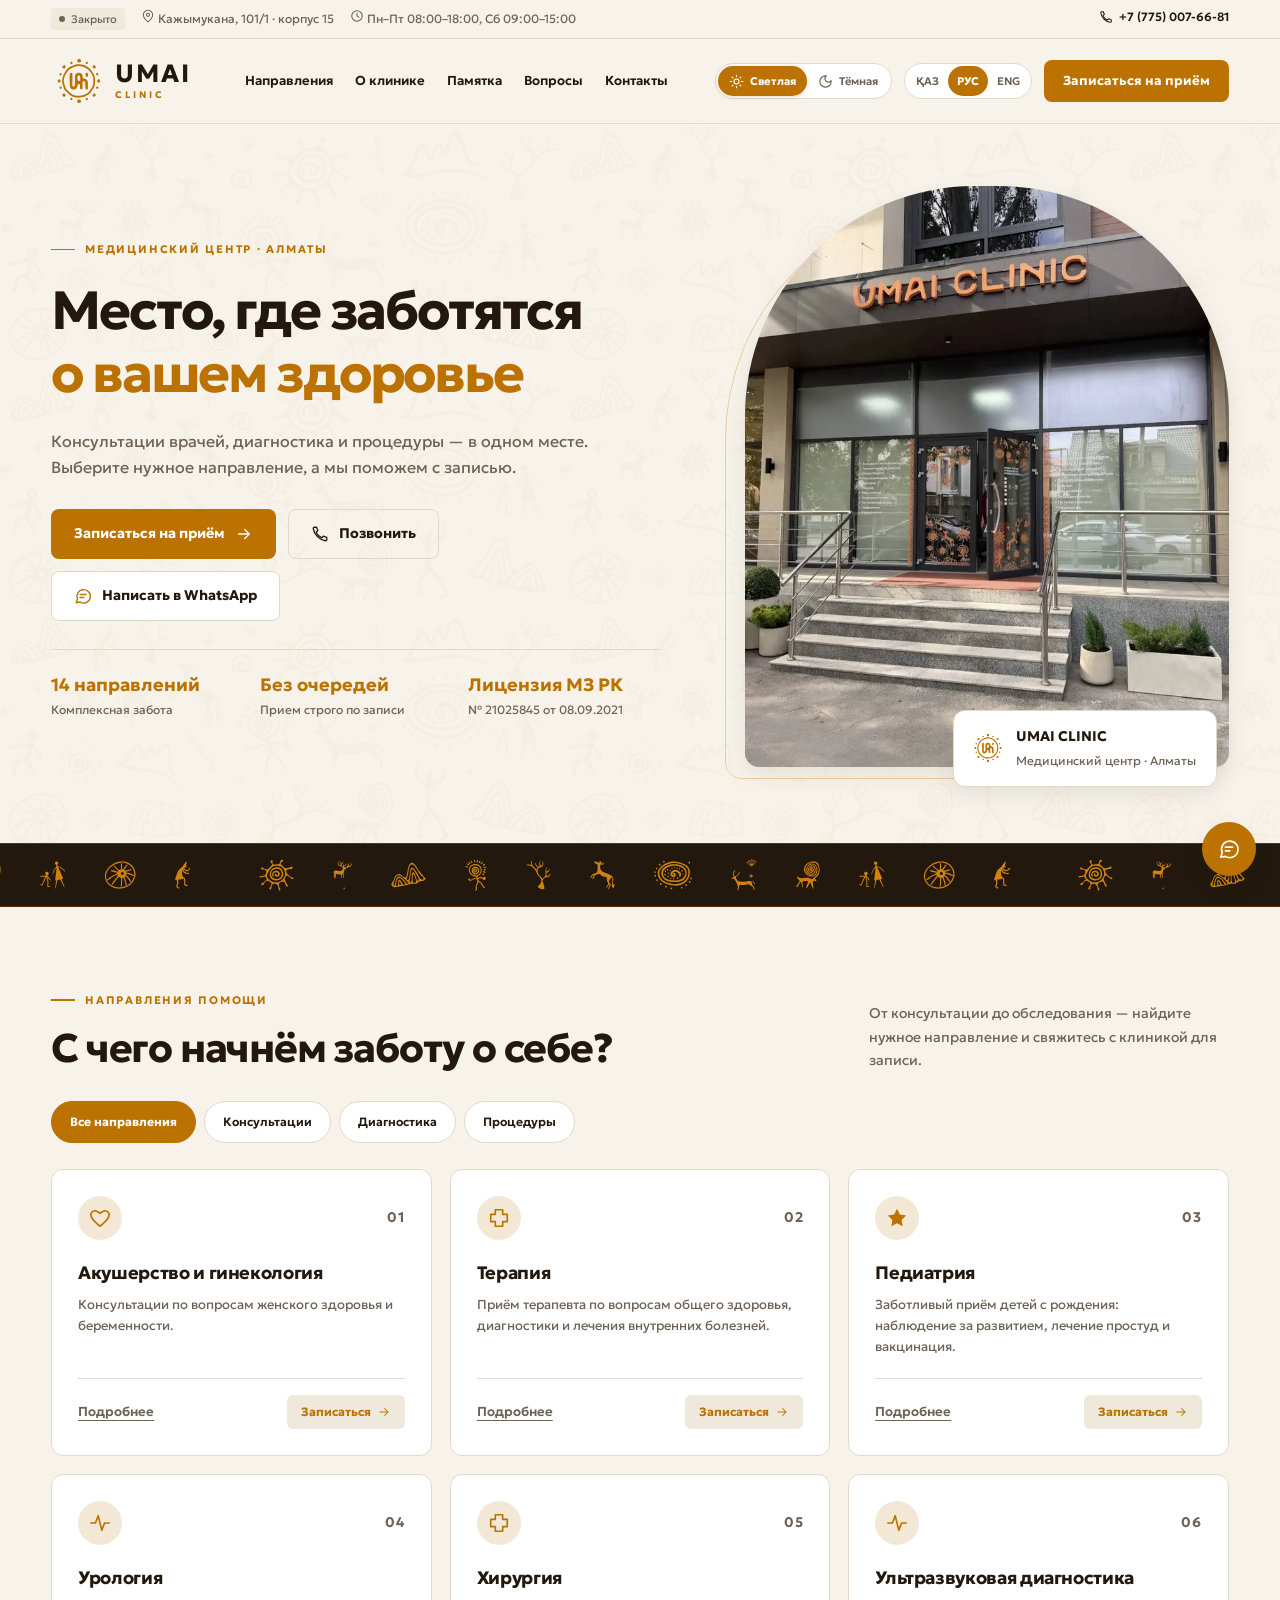
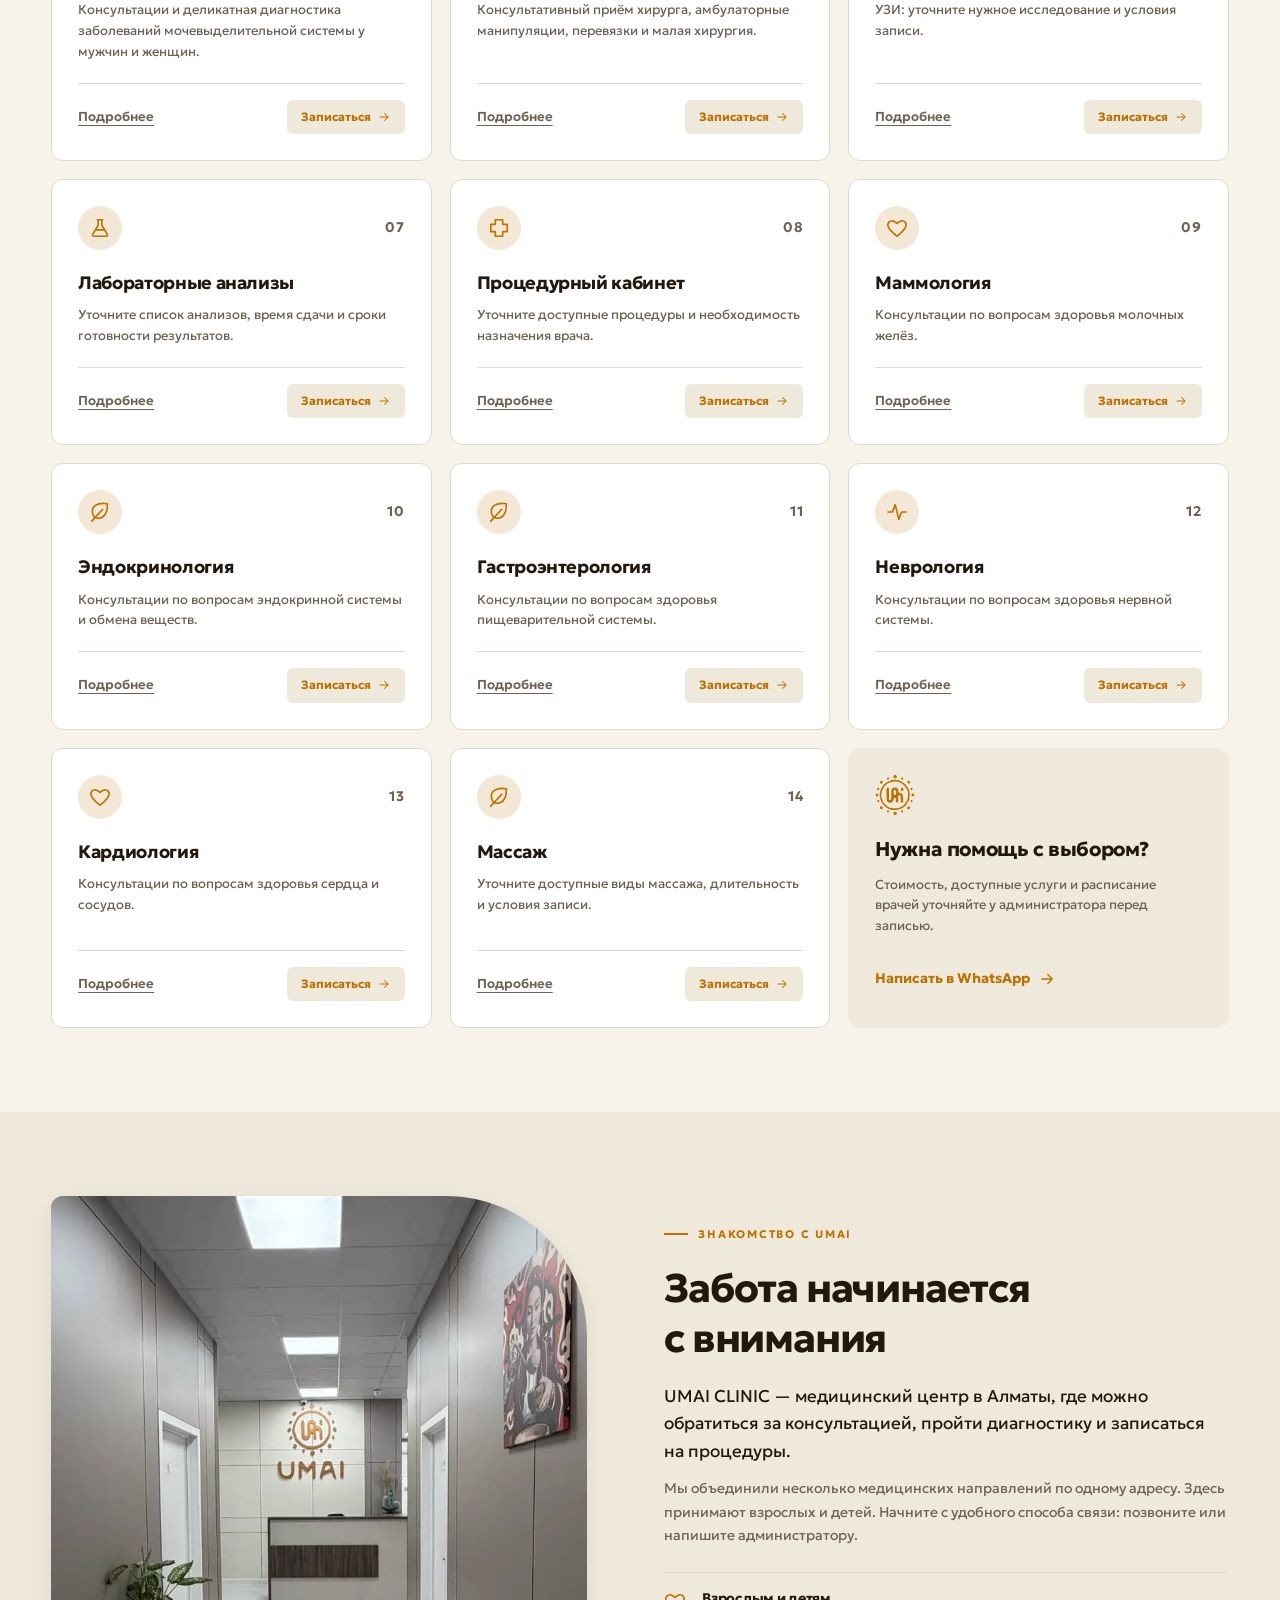
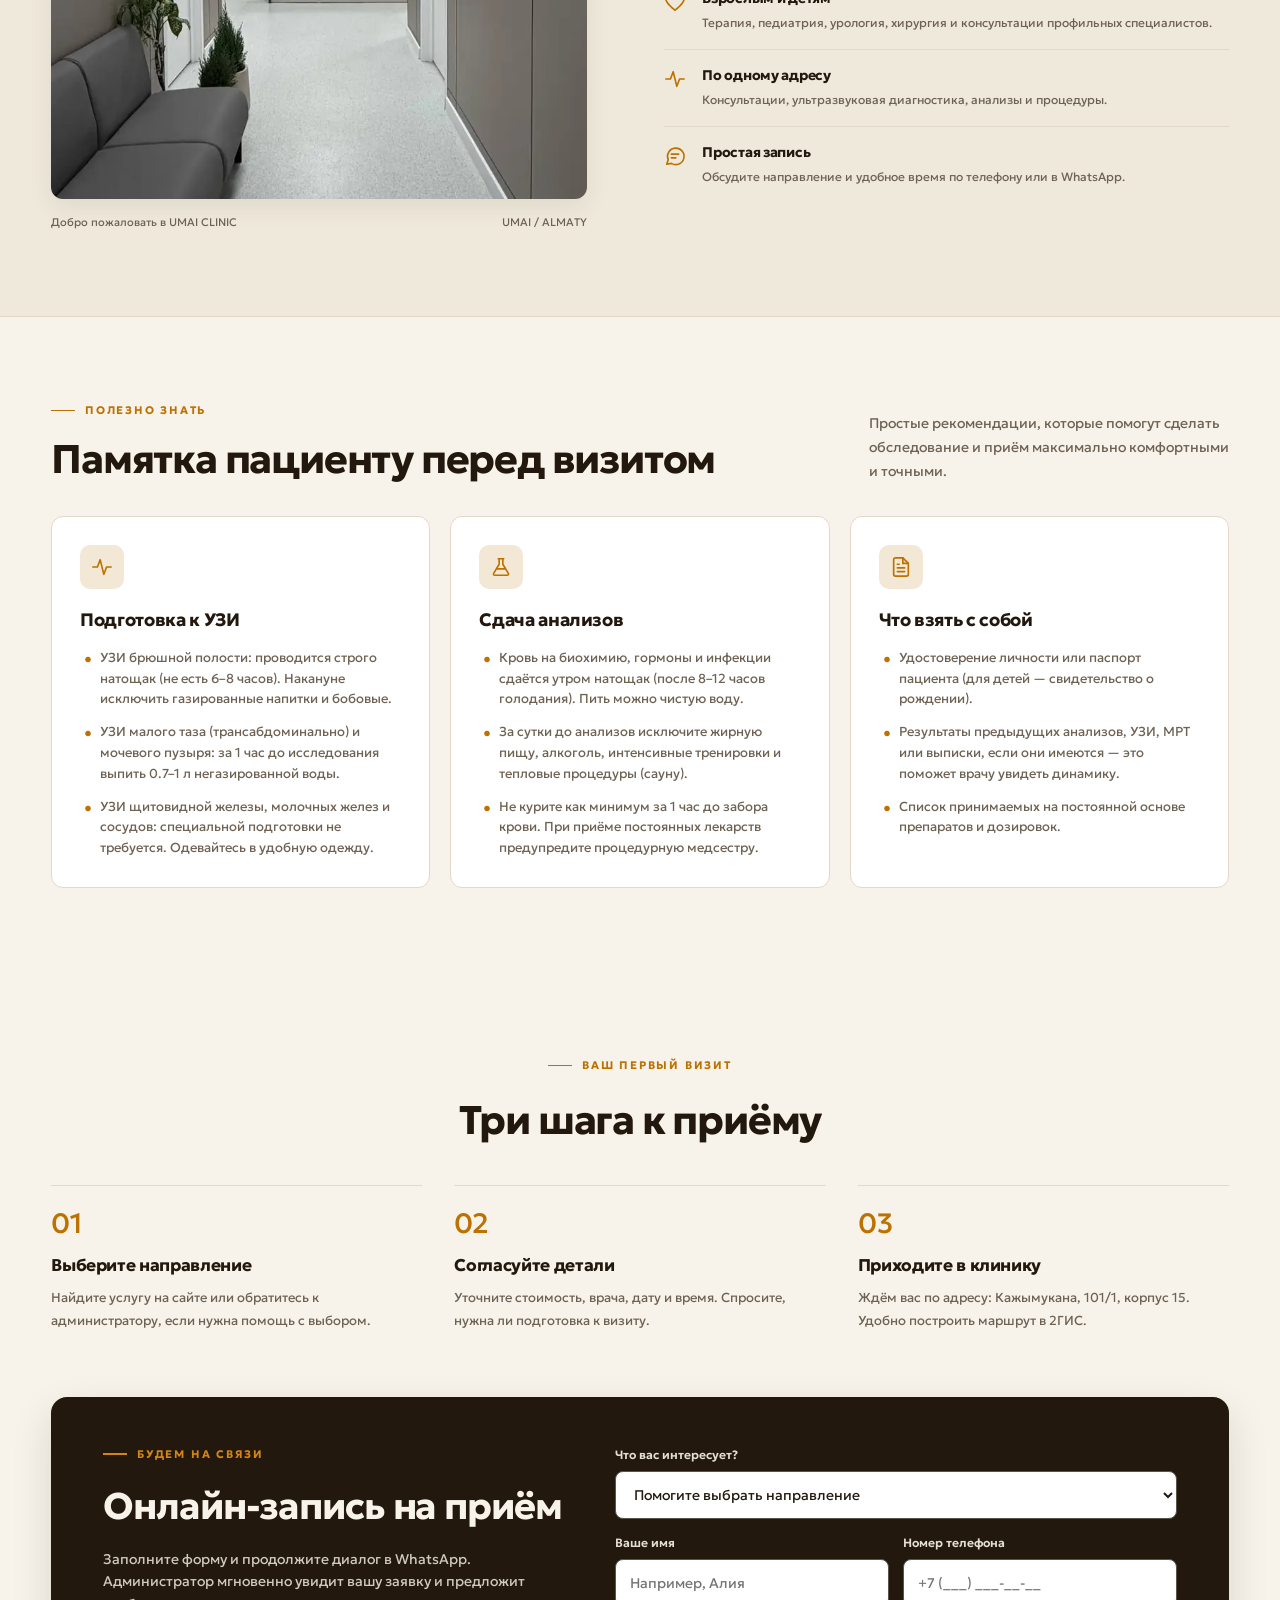
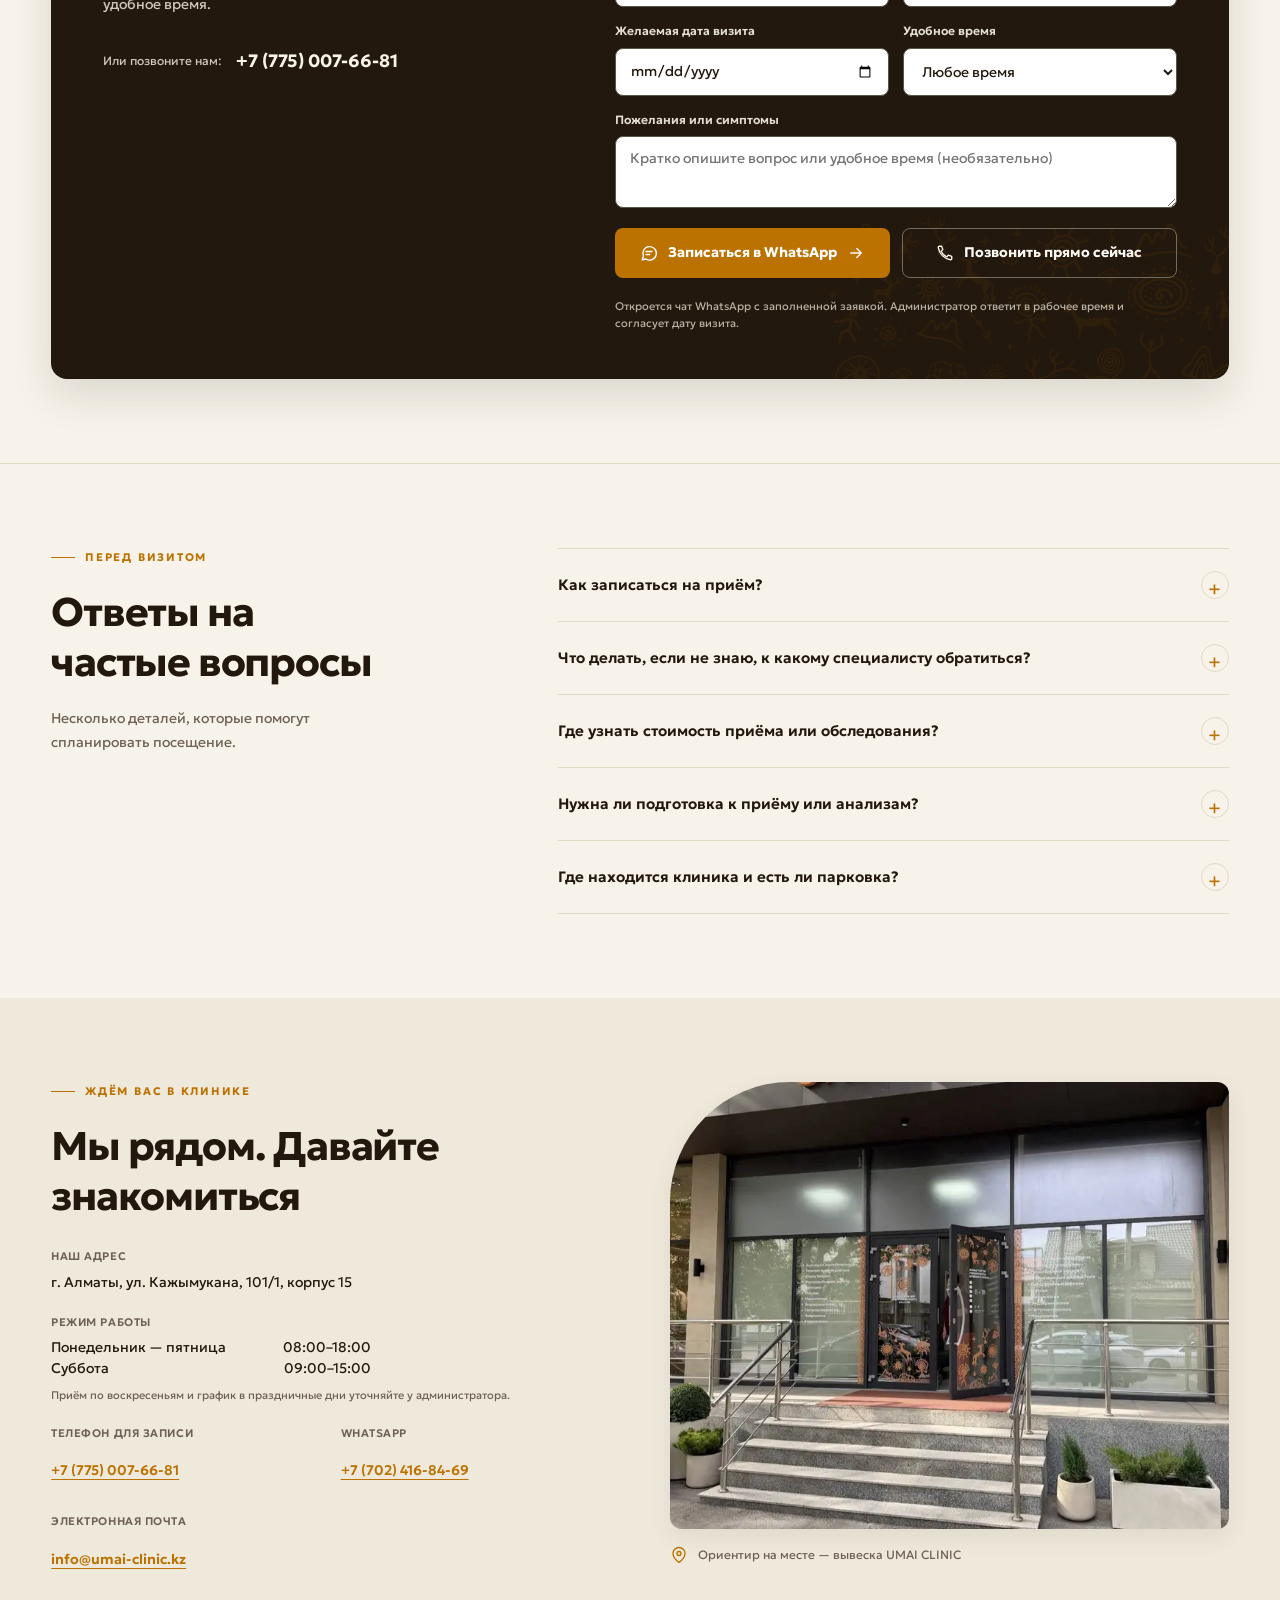
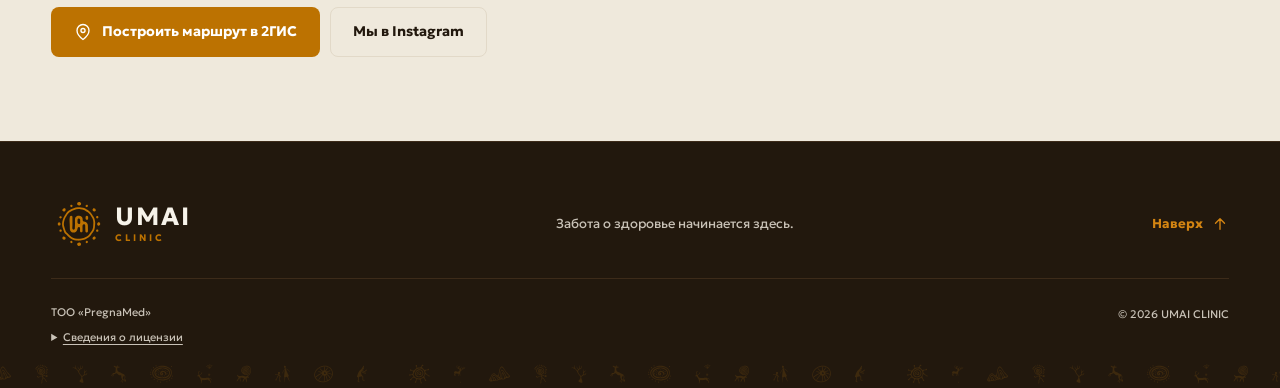
<file: index.html>
<!DOCTYPE html>
<html lang="ru" data-theme="light">
<head>
  <meta charset="utf-8">
  <script>document.documentElement.classList.add('js');</script>
  <meta name="viewport" content="width=device-width, initial-scale=1, viewport-fit=cover">
  <title>UMAI CLINIC — медицинский центр в Алматы</title>
  <meta name="description" content="UMAI CLINIC в Алматы: акушерство и гинекология, терапия, педиатрия, УЗИ, анализы и другие направления. Кажымукана, 101/1, корпус 15. Запись по телефону и в WhatsApp.">
  <meta name="theme-color" content="#F7F3EA" id="meta-theme-color">
  <link rel="icon" href="favicon.svg" type="image/svg+xml">
  <link rel="canonical" href="https://umai-clinic.kz/">
  <meta property="og:type" content="website">
  <meta property="og:title" content="UMAI CLINIC — медицинский центр в Алматы">
  <meta property="og:description" content="UMAI CLINIC в Алматы: акушерство и гинекология, терапия, педиатрия, УЗИ, анализы и другие направления. Кажымукана, 101/1, корпус 15. Запись по телефону и в WhatsApp.">
  <meta property="og:url" content="https://umai-clinic.kz/">
  <meta property="og:locale" content="ru_RU">
  <meta property="og:image" content="https://umai-clinic.kz/assets/img/og.jpg">
  <meta property="og:image:width" content="1200">
  <meta property="og:image:height" content="630">
  <meta name="twitter:card" content="summary_large_image">
  <link rel="preload" href="assets/fonts/geologica-cyrillic.woff2" as="font" type="font/woff2" crossorigin>
  <link rel="stylesheet" href="fonts.css">
  <link rel="stylesheet" href="styles.css">
  <script src="content.js" defer></script>
  <script src="app.js" defer></script>
  <script type="application/ld+json">
  {
    "@context": "https://schema.org",
    "@type": "MedicalClinic",
    "name": "UMAI CLINIC",
    "url": "https://umai-clinic.kz/",
    "image": "https://umai-clinic.kz/assets/img/facade.webp",
    "telephone": "+77750076681",
    "email": "info@umai-clinic.kz",
    "address": {
      "@type": "PostalAddress",
      "streetAddress": "ул. Кажымукана, 101/1, корпус 15",
      "addressLocality": "Алматы",
      "addressCountry": "KZ"
    },
    "openingHoursSpecification": [
      {
        "@type": "OpeningHoursSpecification",
        "dayOfWeek": ["Monday","Tuesday","Wednesday","Thursday","Friday"],
        "opens": "08:00",
        "closes": "18:00"
      },
      {
        "@type": "OpeningHoursSpecification",
        "dayOfWeek": "Saturday",
        "opens": "09:00",
        "closes": "15:00"
      }
    ],
    "sameAs": [
      "https://www.instagram.com/umai.clinic.almaty/",
      "https://2gis.kz/almaty/search/UMAI%20CLINIC"
    ]
  }
  </script>
</head>
<body id="top">
  <a class="skip" href="#main" data-i18n="skip">Перейти к содержимому</a>

  <!-- Petroglyph Symbols & Icons Defs -->
  <svg width="0" height="0" style="position:absolute" aria-hidden="true">
    <defs>
      <symbol id="sun" viewBox="0 0 345.39 357.99">
        <path fill="currentColor" d="M297.49,224.97C301.53,214.92 302.17,204.23 302.80,193.61C304.00,182.46 305.63,171.35 303.61,160.07C301.82,143.74 297.99,130.07 288.52,116.46C285.25,111.52 282.28,106.43 279.31,101.31C272.23,89.78 262.83,79.93 252.06,71.84C246.88,68.11 241.12,65.37 235.76,61.95C215.82,48.59 213.60,48.30 190.00,45.21C180.99,43.41 171.87,42.21 162.66,43.01C150.91,43.39 140.13,47.05 129.38,51.25C122.42,53.92 114.88,56.10 108.03,59.70C93.89,67.35 79.83,76.49 69.93,89.43C65.49,95.33 61.92,101.83 58.13,108.15C51.02,119.69 43.79,131.49 40.87,144.95C32.61,174.19 32.96,189.26 43.04,217.92C46.76,228.44 48.91,239.65 54.44,249.43C57.10,253.84 60.69,257.57 64.45,261.04C69.39,265.44 74.21,269.69 78.49,274.67C85.13,282.35 92.76,289.18 101.20,294.85C111.77,302.71 124.03,307.98 136.90,310.66C145.12,312.22 153.56,312.84 161.71,314.00C166.48,314.60 171.31,314.81 176.02,314.21L176.19,314.21C181.59,313.45 186.55,312.36 192.07,311.63C199.63,310.74 207.36,309.59 214.74,307.05C222.22,304.42 228.97,300.34 235.96,296.72C244.86,292.09 254.44,286.84 261.74,279.44C268.49,273.15 272.40,264.51 277.47,257.06C281.04,252.01 285.20,247.42 288.70,242.31C292.39,237.11 295.25,231.16 297.49,224.99L297.49,224.97ZM281.60,226.25C277.03,235.93 269.10,243.26 263.34,252.29C259.02,259.46 254.63,266.64 248.23,272.17C244.74,275.22 240.66,277.51 236.58,279.68C227.98,284.02 219.90,288.89 211.18,292.76C205.10,295.36 198.44,296.29 191.92,297.03C180.33,298.30 168.73,298.89 157.32,298.37L157.13,298.37C145.48,297.81 133.81,296.16 123.10,291.17C108.15,284.25 95.86,273.03 85.18,260.74C78.05,253.15 69.18,247.72 65.02,238.38C61.24,229.77 59.08,220.62 55.90,211.74C53.45,204.53 51.28,197.15 50.03,189.63C47.59,176.82 50.56,164.09 53.80,151.49C55.00,146.92 56.20,142.30 57.95,137.92C61.04,130.24 65.75,123.23 70.04,115.89C76.21,105.00 82.80,94.10 92.92,86.41C101.90,79.50 111.59,73.08 122.14,69.23C125.91,67.86 129.77,66.64 133.54,65.25C152.02,58.05 165.06,55.03 185.00,59.06C194.25,60.92 204.13,61.09 212.80,64.92C218.57,67.55 223.66,71.42 229.07,74.70C234.27,77.93 239.69,80.60 244.32,84.17C251.98,89.89 258.58,96.80 264.21,104.57C267.97,109.70 270.86,115.44 274.39,120.83C277.81,126.14 281.29,131.46 283.81,137.27C287.59,146.07 289.17,156.10 289.61,165.74C289.93,175.00 288.45,183.91 288.28,193.30C288.29,204.59 286.69,216.03 281.57,226.22L281.60,226.25Z M159.24,20.36C159.77,22.06 160.65,23.59 162.09,24.75C164.92,27.03 169.24,28.71 173.42,28.71C174.65,28.71 175.84,28.51 177.00,28.19C179.95,27.62 182.73,26.39 184.76,24.76C185.57,24.11 186.23,23.34 186.77,22.48C187.51,21.56 188.13,20.52 188.63,19.43C189.58,17.75 190.18,15.92 190.18,14.05C190.18,12.51 189.67,11.14 188.84,9.88C188.67,9.54 188.48,9.21 188.28,8.88C187.93,8.32 187.64,7.74 187.39,7.14C186.81,5.71 185.95,4.42 184.69,3.40C181.85,1.12 177.59,0.00 173.41,0.00C171.52,0.00 169.73,0.39 168.07,1.02C167.66,1.11 167.27,1.19 166.88,1.30C165.06,1.66 163.40,2.28 162.07,3.36C159.52,5.41 158.16,8.63 157.75,11.92C157.60,12.61 157.49,13.32 157.49,14.06C157.49,15.87 157.94,17.54 158.70,19.08C158.91,19.50 159.08,19.92 159.22,20.37L159.24,20.36Z M59.57,72.71C62.36,69.93 63.67,66.40 63.67,62.99C63.99,59.59 63.01,56.27 60.64,53.89C57.31,50.56 52.26,50.13 47.69,52.10C45.85,52.84 44.06,54.01 42.47,55.60C37.06,61.02 35.80,69.41 40.48,74.08C45.16,78.77 54.17,78.14 59.57,72.73L59.57,72.71Z M114.34,41.09C119.27,39.09 122.10,33.06 120.10,28.12C118.10,23.18 111.78,20.55 106.85,22.55C101.91,24.55 99.75,30.63 101.73,35.56C103.73,40.50 109.41,43.09 114.34,41.09Z M22.80,134.09C28.12,134.09 32.06,129.60 32.06,124.27C32.06,118.94 28.11,115.06 22.80,115.06C17.49,115.06 12.71,118.94 12.71,124.27C12.71,129.60 17.47,134.09 22.80,134.09Z M286.32,54.01C284.37,55.96 283.39,58.51 283.29,61.20C282.98,65.02 284.42,69.16 287.62,72.36C289.94,74.68 292.71,76.03 295.49,76.45C299.44,77.44 303.47,76.71 306.24,73.94C310.92,69.26 309.97,60.82 304.56,55.40C299.16,49.99 290.99,49.32 286.32,54.01Z M232.45,41.22C237.39,43.22 243.16,40.52 245.16,35.58C247.16,30.64 244.82,24.82 239.89,22.83C234.95,20.83 229.07,23.32 227.07,28.26C225.07,33.20 227.52,39.22 232.45,41.22Z M321.23,134.16C326.55,134.16 330.44,129.60 330.44,124.27C330.44,118.94 326.55,114.79 321.23,114.79C315.90,114.79 312.04,118.94 312.04,124.27C312.04,129.60 315.90,134.16 321.23,134.16Z M339.72,167.09C337.71,165.55 335.33,164.63 332.84,164.63C331.60,164.63 330.41,164.85 329.28,165.27C328.47,165.57 327.70,165.96 326.97,166.44C322.99,168.83 320.07,173.49 320.07,178.76C320.07,184.04 322.90,188.65 326.79,191.14C328.56,192.44 330.63,193.21 332.84,193.21C337.89,193.21 342.51,189.25 344.43,183.97C345.04,182.36 345.39,180.59 345.39,178.75C345.39,173.96 343.07,169.64 339.72,167.07L339.72,167.09Z M232.69,316.89C227.75,318.89 225.43,324.21 227.43,329.15C229.43,334.09 234.77,336.23 239.71,334.23C244.64,332.23 246.89,327.01 244.89,322.08C242.89,317.15 237.62,314.89 232.69,316.89Z M321.23,223.46C315.90,223.46 311.69,227.94 311.69,233.27C311.69,238.60 315.90,242.84 321.23,242.84C326.55,242.84 330.55,238.60 330.55,233.27C330.55,227.94 326.55,223.46 321.23,223.46Z M287.58,285.14C282.17,290.55 281.16,299.34 285.83,304.02C290.52,308.71 298.92,307.33 304.33,301.91C309.74,296.50 310.15,289.05 305.47,284.37C300.79,279.68 292.98,279.72 287.57,285.14L287.58,285.14Z M114.11,316.99C109.18,314.99 104.13,317.22 102.15,322.15C100.15,327.09 102.15,332.40 107.08,334.38C112.02,336.38 117.26,334.02 119.26,329.08C121.26,324.14 119.05,318.99 114.11,316.99Z M22.80,223.83C17.47,223.83 13.45,227.94 13.45,233.27C13.45,238.60 17.49,242.78 22.80,242.78C28.11,242.78 32.53,238.59 32.53,233.27C32.53,227.95 28.11,223.83 22.80,223.83Z M187.39,336.52C186.81,335.11 185.96,333.84 184.72,332.84C183.68,332.01 182.44,331.40 181.08,330.97C179.99,330.62 178.92,330.26 177.85,329.84C176.46,329.30 174.97,328.96 173.41,328.96C169.23,328.96 165.55,331.31 162.73,333.59C159.61,336.09 157.67,339.52 157.67,343.49C157.67,346.09 158.61,348.36 160.12,350.32C160.76,351.44 161.63,352.46 162.74,353.37C163.61,354.07 164.56,354.66 165.57,355.15C167.85,356.70 170.46,357.99 173.41,357.99C175.11,357.99 176.71,357.57 178.20,356.91C179.10,356.52 179.99,356.13 180.92,355.80C182.24,355.34 183.46,354.71 184.49,353.87C185.77,352.85 186.66,351.59 187.29,350.18C187.58,349.52 187.89,348.88 188.23,348.25C189.01,346.79 189.48,345.21 189.48,343.48C189.48,341.74 189.06,340.25 188.37,338.80C188.00,338.05 187.69,337.28 187.39,336.50L187.39,336.52Z M22.56,178.78C22.56,171.12 17.79,164.66 11.17,164.66C4.54,164.66 0.00,171.11 0.00,178.78C0.00,186.44 4.56,191.89 11.17,191.89C17.78,191.89 22.56,186.44 22.56,178.78Z M59.36,285.04C54.71,280.38 47.82,279.39 43.00,282.16C42.21,282.59 41.47,283.13 40.79,283.81C40.16,284.44 39.64,285.12 39.21,285.86C36.26,290.76 37.00,297.99 41.70,302.71C44.62,305.63 48.35,306.85 51.90,306.63C55.14,306.92 58.29,305.97 60.61,303.66C62.93,301.35 63.85,298.08 63.45,294.80C63.50,291.42 62.19,287.89 59.35,285.05L59.36,285.04Z M245.23,197.78C246.11,186.75 242.75,177.52 237.34,170.27C231.92,162.99 224.14,159.13 212.67,158.08C212.02,158.08 212.30,157.87 212.20,157.86C195.44,154.47 210.09,135.15 193.99,119.57C185.32,110.84 172.73,109.67 162.31,112.74C151.93,115.80 142.80,123.79 140.23,135.85C139.02,144.93 139.92,158.83 140.06,173.36C140.20,186.33 139.15,199.82 138.86,210.90C139.08,215.43 138.94,219.43 135.56,222.54C131.67,226.16 124.99,225.62 121.59,221.59C119.58,219.34 118.27,216.10 118.41,213.31C118.24,208.37 119.36,196.08 119.47,181.85C119.54,171.70 119.44,160.55 119.43,150.39C119.41,136.19 119.58,123.58 118.94,118.62C115.68,108.74 101.52,109.21 98.42,119.50C97.80,125.20 95.87,136.83 95.92,150.67C95.94,160.55 97.29,171.46 97.36,181.99C97.44,193.54 98.40,204.66 98.24,213.36C97.40,227.42 102.95,239.94 113.15,245.64C123.43,251.36 137.25,249.95 148.54,241.11C154.43,236.35 158.48,229.49 159.68,221.77C160.45,217.35 160.86,212.91 162.79,209.12C167.55,199.90 179.94,202.85 181.17,212.65C181.80,219.04 180.87,227.31 181.03,233.58C180.32,240.64 184.96,247.65 193.08,246.80C199.44,246.24 202.18,240.69 201.66,235.01C201.66,228.67 201.28,209.77 201.28,199.44C201.46,195.20 201.76,191.63 202.97,187.73C205.21,179.98 215.82,177.73 220.88,184.69C224.44,189.59 223.24,193.70 223.48,199.23C223.48,209.96 224.57,228.35 224.57,234.85C224.01,240.76 227.04,248.23 233.65,248.55C238.87,249.01 244.07,244.37 245.16,239.44C246.15,227.48 244.89,210.42 245.20,197.75L245.23,197.78ZM182.69,170.51C182.03,181.08 167.15,183.11 162.69,173.05C161.15,169.67 160.38,166.88 160.31,162.15C160.35,156.54 160.63,150.46 160.82,145.00C161.28,132.59 177.98,129.54 181.73,141.63C182.71,144.65 182.23,149.97 182.34,154.19C182.26,158.98 182.93,166.84 182.71,170.52L182.69,170.51Z M246.84,135.28C247.13,132.82 247.14,129.71 247.17,126.77C247.17,123.27 247.34,120.01 245.95,117.08C244.36,113.52 241.33,111.20 236.70,110.89C232.77,110.63 228.75,113.56 227.20,117.19C225.11,122.48 226.36,125.44 226.33,134.54C226.29,148.54 245.24,149.31 246.84,135.28Z"/>
      </symbol>
      <symbol id="deer" viewBox="0 0 62 50">
        <g fill="none" stroke="currentColor" stroke-width="2.6" stroke-linecap="round" stroke-linejoin="round">
          <path d="M12 26 L7 22"/>
          <path d="M16 31 L14 45 M21 32 L22 45 M40 32 L38 45 M45 30 L48 45"/>
          <path d="M51 15 L46 4 M48.5 9 L42 7.5 M51 15 L57 4 M54.5 8.5 L60 8"/>
        </g>
        <path fill="currentColor" d="M12 24 C20 19.5 37 19.5 45 23 L50 13 L55.5 12.5 L55 17.5 L50.5 18.5 L48 29 C40 33.5 22 33.5 14 31 C11 29.5 10.5 26 12 24 Z"/>
      </symbol>
      <symbol id="man" viewBox="0 0 40 48">
        <circle cx="20" cy="7" r="4.4" fill="currentColor"/>
        <g fill="none" stroke="currentColor" stroke-width="2.6" stroke-linecap="round" stroke-linejoin="round">
          <path d="M20 12 V30 M7 8 L11 18 L20 15.5 L29 18 L33 8 M20 30 L12 44 M20 30 L28 44"/>
        </g>
      </symbol>
      <symbol id="i-arrow" viewBox="0 0 24 24"><path d="M5 12h14m-6-6 6 6-6 6" fill="none" stroke="currentColor" stroke-width="1.8" stroke-linecap="round" stroke-linejoin="round"/></symbol>
      <symbol id="i-up" viewBox="0 0 24 24"><path d="M12 19V5m-6 6 6-6 6 6" fill="none" stroke="currentColor" stroke-width="1.8" stroke-linecap="round" stroke-linejoin="round"/></symbol>
      <symbol id="i-phone" viewBox="0 0 24 24"><path d="M21 16.5v3a1.5 1.5 0 0 1-1.7 1.5A19.5 19.5 0 0 1 3 4.7 1.5 1.5 0 0 1 4.5 3h3l1.6 4.5-2.3 2.1a16 16 0 0 0 7.6 7.6l2.1-2.3Z" fill="none" stroke="currentColor" stroke-width="1.8" stroke-linecap="round" stroke-linejoin="round"/></symbol>
      <symbol id="i-chat" viewBox="0 0 24 24"><path d="m3 21 1.6-5A9 9 0 1 1 8 20Z" fill="none" stroke="currentColor" stroke-width="1.8" stroke-linecap="round" stroke-linejoin="round"/><path d="M8 10h8m-8 4h5" fill="none" stroke="currentColor" stroke-width="1.8" stroke-linecap="round"/></symbol>
      <symbol id="i-pin" viewBox="0 0 24 24"><path d="M20 10c0 6-8 12-8 12S4 16 4 10a8 8 0 1 1 16 0Z" fill="none" stroke="currentColor" stroke-width="1.8"/><circle cx="12" cy="10" r="2.7" fill="none" stroke="currentColor" stroke-width="1.8"/></symbol>
      <symbol id="i-clock" viewBox="0 0 24 24"><circle cx="12" cy="12" r="9" fill="none" stroke="currentColor" stroke-width="1.8"/><path d="M12 7v5l3 2" fill="none" stroke="currentColor" stroke-width="1.8" stroke-linecap="round"/></symbol>
      <symbol id="i-check" viewBox="0 0 24 24"><path d="m4 12 5 5L20 7" fill="none" stroke="currentColor" stroke-width="2" stroke-linecap="round" stroke-linejoin="round"/></symbol>
      <symbol id="i-heart" viewBox="0 0 24 24"><path d="M20.8 5.6c-2.2-2.3-5.5-2-8.8 1.4-3.3-3.4-6.6-3.7-8.8-1.4C-1 10 6.8 16.5 12 21c5.2-4.5 13-11 8.8-15.4Z" fill="none" stroke="currentColor" stroke-width="1.8" stroke-linejoin="round"/></symbol>
      <symbol id="i-cross" viewBox="0 0 24 24"><path d="M8 3h8v5h5v8h-5v5H8v-5H3V8h5Z" fill="none" stroke="currentColor" stroke-width="1.8" stroke-linejoin="round"/></symbol>
      <symbol id="i-pulse" viewBox="0 0 24 24"><path d="M2 12h5l3-8 4 16 3-8h5" fill="none" stroke="currentColor" stroke-width="1.8" stroke-linecap="round" stroke-linejoin="round"/></symbol>
      <symbol id="i-lab" viewBox="0 0 24 24"><path d="M9 3h6m-5 0v6L4 19a1.3 1.3 0 0 0 1.2 2h13.6a1.3 1.3 0 0 0 1.2-2L14 9V3M7 14h10" fill="none" stroke="currentColor" stroke-width="1.8" stroke-linecap="round" stroke-linejoin="round"/></symbol>
      <symbol id="i-leaf" viewBox="0 0 24 24"><path d="M20 3C9 1 2 6 4 14s17 7 16-11ZM3 22 15 9" fill="none" stroke="currentColor" stroke-width="1.8" stroke-linecap="round" stroke-linejoin="round"/></symbol>
      <symbol id="i-menu" viewBox="0 0 24 24"><path d="M4 7h16M4 12h16M4 17h16" fill="none" stroke="currentColor" stroke-width="1.8" stroke-linecap="round"/></symbol>
      <symbol id="i-close" viewBox="0 0 24 24"><path d="m6 6 12 12M6 18 18 6" fill="none" stroke="currentColor" stroke-width="1.8" stroke-linecap="round"/></symbol>
      <symbol id="i-sun" viewBox="0 0 24 24"><circle cx="12" cy="12" r="4" fill="none" stroke="currentColor" stroke-width="1.8"/><path d="M12 2v2m0 16v2M4.93 4.93l1.41 1.41m11.32 11.32 1.41 1.41M2 12h2m16 0h2M6.34 17.66l-1.41 1.41m14.14-14.14-1.41 1.41" fill="none" stroke="currentColor" stroke-width="1.8" stroke-linecap="round"/></symbol>
      <symbol id="i-moon" viewBox="0 0 24 24"><path d="M12 3a9 9 0 1 0 9 9c0-.46-.04-.92-.1-1.36a5.39 5.39 0 0 1-4.4 2.26 5.4 5.4 0 0 1-3.14-9.8c-.44-.06-.9-.1-1.36-.1Z" fill="none" stroke="currentColor" stroke-width="1.8" stroke-linecap="round" stroke-linejoin="round"/></symbol>
      <symbol id="i-star" viewBox="0 0 24 24"><path d="m12 2 3.09 6.26L22 9.27l-5 4.87 1.18 6.88L12 17.77l-6.18 3.25L7 14.14 2 9.27l6.91-1.01L12 2Z" fill="currentColor"/></symbol>
      <symbol id="i-search" viewBox="0 0 24 24"><circle cx="11" cy="11" r="7" fill="none" stroke="currentColor" stroke-width="1.8"/><path d="m21 21-4.35-4.35" fill="none" stroke="currentColor" stroke-width="1.8" stroke-linecap="round"/></symbol>
      <symbol id="i-doc" viewBox="0 0 24 24"><path d="M14 2H6a2 2 0 0 0-2 2v16a2 2 0 0 0 2 2h12a2 2 0 0 0 2-2V8z" fill="none" stroke="currentColor" stroke-width="1.8"/><path d="M14 2v6h6M16 13H8M16 17H8M10 9H8" fill="none" stroke="currentColor" stroke-width="1.8" stroke-linecap="round"/></symbol>
      <symbol id="i-car" viewBox="0 0 24 24"><path d="M19 17h2c.6 0 1-.4 1-1v-3c0-.9-.7-1.7-1.5-1.9C18.7 10.6 16 10 16 10s-1.3-1.4-2.2-2.3c-.5-.4-1.1-.7-1.8-.7H5c-.6 0-1.1.4-1.4.9l-1.5 2.5C2 10.6 2 11 2 11.4V16c0 .6.4 1 1 1h2" fill="none" stroke="currentColor" stroke-width="1.8" stroke-linecap="round"/><circle cx="7" cy="17" r="2" fill="none" stroke="currentColor" stroke-width="1.8"/><circle cx="17" cy="17" r="2" fill="none" stroke="currentColor" stroke-width="1.8"/></symbol>
      <symbol id="i-bus" viewBox="0 0 24 24"><rect width="16" height="16" x="4" y="3" rx="2" fill="none" stroke="currentColor" stroke-width="1.8"/><path d="M4 11h16M8 15h.01M16 15h.01M6 19v2M18 19v2" fill="none" stroke="currentColor" stroke-width="1.8" stroke-linecap="round"/></symbol>
    </defs>
  </svg>

  <!-- Topline -->
  <div class="topline">
    <div class="wrap">
      <div class="topline-left">
        <span class="topline-badge" id="topline-status">Открыто</span>
        <span><svg class="icon" style="width:14px;height:14px;display:inline" aria-hidden="true"><use href="#i-pin"/></svg> <span data-i18n="heroLocation">Кажымукана, 101/1 · корпус 15</span></span>
        <span><svg class="icon" style="width:14px;height:14px;display:inline" aria-hidden="true"><use href="#i-clock"/></svg> <span data-i18n="toplineSchedule">Пн–Пт 08:00–18:00, Сб 09:00–15:00</span></span>
      </div>
      <div>
        <a href="tel:+77750076681"><svg class="icon" style="width:14px;height:14px" aria-hidden="true"><use href="#i-phone"/></svg> +7 (775) 007-66-81</a>
      </div>
    </div>
  </div>

  <!-- Header -->
  <header class="site-header">
    <div class="wrap header-row">
      <a class="brand" href="#top" aria-label="UMAI CLINIC">
        <svg class="brand-mark" aria-hidden="true"><use href="#sun"/></svg>
        <span class="brand-name">UMAI<small>CLINIC</small></span>
      </a>

      <nav class="site-nav" id="site-nav" aria-label="Основная навигация" data-i18n-aria="navLabel">
        <a href="#services" data-i18n="navServices">Направления</a>
        <a href="#about" data-i18n="navAbout">О клинике</a>
        <a href="#guide" data-i18n="navGuide">Памятка</a>
        <a href="#faq" data-i18n="navFaq">Вопросы</a>
        <a href="#contacts" data-i18n="navContacts">Контакты</a>
        <div class="nav-theme-row">
          <span data-i18n="themeLabel">Тема оформления:</span>
          <div class="theme-switch" role="group" aria-label="Тема оформления" data-i18n-aria="themeLabel">
            <button type="button" class="theme-btn" data-set-theme="light" aria-pressed="true" data-i18n-aria="themeLightFull">
              <svg class="icon" aria-hidden="true"><use href="#i-sun"/></svg>
              <span class="theme-btn-text" data-i18n="themeLight">Светлая</span>
            </button>
            <button type="button" class="theme-btn" data-set-theme="dark" aria-pressed="false" data-i18n-aria="themeDarkFull">
              <svg class="icon" aria-hidden="true"><use href="#i-moon"/></svg>
              <span class="theme-btn-text" data-i18n="themeDark">Тёмная</span>
            </button>
          </div>
        </div>
      </nav>

      <div class="header-tools">
        <!-- Theme Switcher -->
        <div class="theme-switch" role="group" aria-label="Тема оформления" data-i18n-aria="themeLabel">
          <button type="button" class="theme-btn" data-set-theme="light" aria-pressed="true" title="Светлая тема" aria-label="Светлая тема" data-i18n-aria="themeLightFull">
            <svg class="icon" aria-hidden="true"><use href="#i-sun"/></svg>
            <span class="theme-btn-text" data-i18n="themeLight">Светлая</span>
          </button>
          <button type="button" class="theme-btn" data-set-theme="dark" aria-pressed="false" title="Тёмная тема" aria-label="Тёмная тема" data-i18n-aria="themeDarkFull">
            <svg class="icon" aria-hidden="true"><use href="#i-moon"/></svg>
            <span class="theme-btn-text" data-i18n="themeDark">Тёмная</span>
          </button>
        </div>

        <!-- Language switcher -->
        <div class="langs" role="group" aria-label="Тіл / Язык / Language">
          <button type="button" data-lang="kk" lang="kk" aria-label="Қазақша" aria-pressed="false">ҚАЗ</button>
          <button type="button" data-lang="ru" lang="ru" aria-label="Русский" aria-pressed="true">РУС</button>
          <button type="button" data-lang="en" lang="en" aria-label="English" aria-pressed="false">ENG</button>
        </div>

        <a class="btn btn-primary header-book" href="#appointment" data-i18n="book">Записаться на приём</a>

        <button class="menu-toggle" id="menu-toggle" type="button" aria-controls="site-nav" aria-expanded="false" aria-label="Открыть меню">
          <svg class="icon menu-icon" aria-hidden="true"><use href="#i-menu"/></svg>
          <svg class="icon close-icon" aria-hidden="true"><use href="#i-close"/></svg>
        </button>
      </div>
    </div>
  </header>

  <main id="main" tabindex="-1">
    <!-- Hero -->
    <section class="wrap hero" aria-labelledby="hero-title">
      <div class="hero-copy">
        <p class="eyebrow" data-i18n="heroEyebrow">Медицинский центр · Алматы</p>
        <h1 id="hero-title">
          <span data-i18n="heroTitle">Место, где заботятся</span> <span class="accent" data-i18n="heroAccent">о вашем здоровье</span>
        </h1>
        <p class="hero-lead" data-i18n="heroLead">Консультации врачей, диагностика и процедуры — в одном месте. Выберите нужное направление, а мы поможем с записью.</p>
        
        <div class="actions">
          <a class="btn btn-primary" href="#appointment">
            <span data-i18n="book">Записаться на приём</span>
            <svg class="icon" aria-hidden="true"><use href="#i-arrow"/></svg>
          </a>
          <a class="btn btn-outline" href="tel:+77750076681">
            <svg class="icon" aria-hidden="true"><use href="#i-phone"/></svg>
            <span data-i18n="call">Позвонить</span>
          </a>
          <a class="btn btn-wa" href="https://wa.me/77024168469" target="_blank" rel="noopener">
            <svg class="icon" aria-hidden="true"><use href="#i-chat"/></svg>
            <span data-i18n="wa">Написать в WhatsApp</span>
          </a>
        </div>

        <!-- Hero Stats Credentials -->
        <div class="hero-stats">
          <div class="hero-stat-item">
            <strong data-i18n="heroStat1">14 направлений</strong>
            <span data-i18n="heroStat1Sub">Комплексная забота</span>
          </div>
          <div class="hero-stat-item">
            <strong data-i18n="heroStat2">Без очередей</strong>
            <span data-i18n="heroStat2Sub">Прием строго по записи</span>
          </div>
          <div class="hero-stat-item">
            <strong data-i18n="heroStat3">Лицензия МЗ РК</strong>
            <span data-i18n="heroStat3Sub">№ 21025845 от 08.09.2021</span>
          </div>
        </div>
      </div>

      <div class="hero-visual">
        <figure class="hero-photo">
          <img src="assets/img/facade.webp" width="760" height="963" fetchpriority="high" alt="Вход в UMAI CLINIC" data-i18n-alt="facadeAlt">
        </figure>
        <div class="photo-label">
          <svg class="icon" aria-hidden="true"><use href="#sun"/></svg>
          <div>
            <strong>UMAI CLINIC</strong>
            <span data-i18n="heroEyebrow">Медицинский центр · Алматы</span>
          </div>
        </div>
      </div>
    </section>

    <!-- Brand Pattern Frieze (Nomadic Rock Art from Guidelines 2026) -->
    <div class="ornament" aria-hidden="true">
      <div class="ornament-pattern-track"></div>
    </div>

    <!-- Services -->
    <section class="section" id="services" aria-labelledby="services-title">
      <div class="wrap">
        <div class="section-heading">
          <div>
            <p class="eyebrow" data-i18n="servicesEyebrow">Направления помощи</p>
            <h2 id="services-title" data-i18n="servicesTitle">С чего начнём заботу о себе?</h2>
          </div>
          <p data-i18n="servicesLead">От консультации до обследования — найдите нужное направление и свяжитесь с клиникой для записи.</p>
        </div>

        <div class="filters" role="group" aria-label="Фильтры направлений">
          <button type="button" data-filter="all" aria-pressed="true" data-i18n="filterAll">Все направления</button>
          <button type="button" data-filter="consult" aria-pressed="false" data-i18n="filterConsult">Консультации</button>
          <button type="button" data-filter="diagnostics" aria-pressed="false" data-i18n="filterDiagnostics">Диагностика</button>
          <button type="button" data-filter="procedures" aria-pressed="false" data-i18n="filterProcedures">Процедуры</button>
        </div>

        <p class="sr-only" id="filter-status" role="status" aria-live="polite" aria-atomic="true"></p>

                <div class="service-grid" id="service-grid">
          <!-- 01: Акушерство и гинекология -->
          <article class="service-card" data-category="consult" data-index="0">
            <div class="service-top">
              <span class="service-symbol"><svg class="icon" aria-hidden="true"><use href="#i-heart"/></svg></span>
              <span class="service-number" aria-hidden="true">01</span>
            </div>
            <h3>Акушерство и гинекология</h3>
            <p>Консультации по вопросам женского здоровья и беременности.</p>
            <div class="service-actions">
              <button type="button" class="btn-more" data-service-more="0" data-i18n="serviceMore">Подробнее</button>
              <a class="btn-book-card" href="#appointment" data-service="0"><span data-i18n="serviceBook">Записаться</span> <svg class="icon" style="width:14px;height:14px" aria-hidden="true"><use href="#i-arrow"/></svg></a>
            </div>
          </article>

          <!-- 02: Терапия -->
          <article class="service-card" data-category="consult" data-index="1">
            <div class="service-top">
              <span class="service-symbol"><svg class="icon" aria-hidden="true"><use href="#i-cross"/></svg></span>
              <span class="service-number" aria-hidden="true">02</span>
            </div>
            <h3>Терапия</h3>
            <p>Приём терапевта по вопросам общего здоровья, диагностики и лечения внутренних болезней.</p>
            <div class="service-actions">
              <button type="button" class="btn-more" data-service-more="1" data-i18n="serviceMore">Подробнее</button>
              <a class="btn-book-card" href="#appointment" data-service="1"><span data-i18n="serviceBook">Записаться</span> <svg class="icon" style="width:14px;height:14px" aria-hidden="true"><use href="#i-arrow"/></svg></a>
            </div>
          </article>

          <!-- 03: Педиатрия -->
          <article class="service-card" data-category="consult" data-index="2">
            <div class="service-top">
              <span class="service-symbol"><svg class="icon" aria-hidden="true"><use href="#i-star"/></svg></span>
              <span class="service-number" aria-hidden="true">03</span>
            </div>
            <h3>Педиатрия</h3>
            <p>Заботливый приём детей с рождения: наблюдение за развитием, лечение простуд и вакцинация.</p>
            <div class="service-actions">
              <button type="button" class="btn-more" data-service-more="2" data-i18n="serviceMore">Подробнее</button>
              <a class="btn-book-card" href="#appointment" data-service="2"><span data-i18n="serviceBook">Записаться</span> <svg class="icon" style="width:14px;height:14px" aria-hidden="true"><use href="#i-arrow"/></svg></a>
            </div>
          </article>

          <!-- 04: Урология -->
          <article class="service-card" data-category="consult" data-index="3">
            <div class="service-top">
              <span class="service-symbol"><svg class="icon" aria-hidden="true"><use href="#i-pulse"/></svg></span>
              <span class="service-number" aria-hidden="true">04</span>
            </div>
            <h3>Урология</h3>
            <p>Консультации и деликатная диагностика заболеваний мочевыделительной системы у мужчин и женщин.</p>
            <div class="service-actions">
              <button type="button" class="btn-more" data-service-more="3" data-i18n="serviceMore">Подробнее</button>
              <a class="btn-book-card" href="#appointment" data-service="3"><span data-i18n="serviceBook">Записаться</span> <svg class="icon" style="width:14px;height:14px" aria-hidden="true"><use href="#i-arrow"/></svg></a>
            </div>
          </article>

          <!-- 05: Хирургия -->
          <article class="service-card" data-category="consult" data-index="4">
            <div class="service-top">
              <span class="service-symbol"><svg class="icon" aria-hidden="true"><use href="#i-cross"/></svg></span>
              <span class="service-number" aria-hidden="true">05</span>
            </div>
            <h3>Хирургия</h3>
            <p>Консультативный приём хирурга, амбулаторные манипуляции, перевязки и малая хирургия.</p>
            <div class="service-actions">
              <button type="button" class="btn-more" data-service-more="4" data-i18n="serviceMore">Подробнее</button>
              <a class="btn-book-card" href="#appointment" data-service="4"><span data-i18n="serviceBook">Записаться</span> <svg class="icon" style="width:14px;height:14px" aria-hidden="true"><use href="#i-arrow"/></svg></a>
            </div>
          </article>

          <!-- 06: Ультразвуковая диагностика -->
          <article class="service-card" data-category="diagnostics" data-index="5">
            <div class="service-top">
              <span class="service-symbol"><svg class="icon" aria-hidden="true"><use href="#i-pulse"/></svg></span>
              <span class="service-number" aria-hidden="true">06</span>
            </div>
            <h3>Ультразвуковая диагностика</h3>
            <p>УЗИ: уточните нужное исследование и условия записи.</p>
            <div class="service-actions">
              <button type="button" class="btn-more" data-service-more="5" data-i18n="serviceMore">Подробнее</button>
              <a class="btn-book-card" href="#appointment" data-service="5"><span data-i18n="serviceBook">Записаться</span> <svg class="icon" style="width:14px;height:14px" aria-hidden="true"><use href="#i-arrow"/></svg></a>
            </div>
          </article>

          <!-- 07: Лабораторные анализы -->
          <article class="service-card" data-category="diagnostics" data-index="6">
            <div class="service-top">
              <span class="service-symbol"><svg class="icon" aria-hidden="true"><use href="#i-lab"/></svg></span>
              <span class="service-number" aria-hidden="true">07</span>
            </div>
            <h3>Лабораторные анализы</h3>
            <p>Уточните список анализов, время сдачи и сроки готовности результатов.</p>
            <div class="service-actions">
              <button type="button" class="btn-more" data-service-more="6" data-i18n="serviceMore">Подробнее</button>
              <a class="btn-book-card" href="#appointment" data-service="6"><span data-i18n="serviceBook">Записаться</span> <svg class="icon" style="width:14px;height:14px" aria-hidden="true"><use href="#i-arrow"/></svg></a>
            </div>
          </article>

          <!-- 08: Процедурный кабинет -->
          <article class="service-card" data-category="procedures" data-index="7">
            <div class="service-top">
              <span class="service-symbol"><svg class="icon" aria-hidden="true"><use href="#i-cross"/></svg></span>
              <span class="service-number" aria-hidden="true">08</span>
            </div>
            <h3>Процедурный кабинет</h3>
            <p>Уточните доступные процедуры и необходимость назначения врача.</p>
            <div class="service-actions">
              <button type="button" class="btn-more" data-service-more="7" data-i18n="serviceMore">Подробнее</button>
              <a class="btn-book-card" href="#appointment" data-service="7"><span data-i18n="serviceBook">Записаться</span> <svg class="icon" style="width:14px;height:14px" aria-hidden="true"><use href="#i-arrow"/></svg></a>
            </div>
          </article>

          <!-- 09: Маммология -->
          <article class="service-card" data-category="consult" data-index="8">
            <div class="service-top">
              <span class="service-symbol"><svg class="icon" aria-hidden="true"><use href="#i-heart"/></svg></span>
              <span class="service-number" aria-hidden="true">09</span>
            </div>
            <h3>Маммология</h3>
            <p>Консультации по вопросам здоровья молочных желёз.</p>
            <div class="service-actions">
              <button type="button" class="btn-more" data-service-more="8" data-i18n="serviceMore">Подробнее</button>
              <a class="btn-book-card" href="#appointment" data-service="8"><span data-i18n="serviceBook">Записаться</span> <svg class="icon" style="width:14px;height:14px" aria-hidden="true"><use href="#i-arrow"/></svg></a>
            </div>
          </article>

          <!-- 10: Эндокринология -->
          <article class="service-card" data-category="consult" data-index="9">
            <div class="service-top">
              <span class="service-symbol"><svg class="icon" aria-hidden="true"><use href="#i-leaf"/></svg></span>
              <span class="service-number" aria-hidden="true">10</span>
            </div>
            <h3>Эндокринология</h3>
            <p>Консультации по вопросам эндокринной системы и обмена веществ.</p>
            <div class="service-actions">
              <button type="button" class="btn-more" data-service-more="9" data-i18n="serviceMore">Подробнее</button>
              <a class="btn-book-card" href="#appointment" data-service="9"><span data-i18n="serviceBook">Записаться</span> <svg class="icon" style="width:14px;height:14px" aria-hidden="true"><use href="#i-arrow"/></svg></a>
            </div>
          </article>

          <!-- 11: Гастроэнтерология -->
          <article class="service-card" data-category="consult" data-index="10">
            <div class="service-top">
              <span class="service-symbol"><svg class="icon" aria-hidden="true"><use href="#i-leaf"/></svg></span>
              <span class="service-number" aria-hidden="true">11</span>
            </div>
            <h3>Гастроэнтерология</h3>
            <p>Консультации по вопросам здоровья пищеварительной системы.</p>
            <div class="service-actions">
              <button type="button" class="btn-more" data-service-more="10" data-i18n="serviceMore">Подробнее</button>
              <a class="btn-book-card" href="#appointment" data-service="10"><span data-i18n="serviceBook">Записаться</span> <svg class="icon" style="width:14px;height:14px" aria-hidden="true"><use href="#i-arrow"/></svg></a>
            </div>
          </article>

          <!-- 12: Неврология -->
          <article class="service-card" data-category="consult" data-index="11">
            <div class="service-top">
              <span class="service-symbol"><svg class="icon" aria-hidden="true"><use href="#i-pulse"/></svg></span>
              <span class="service-number" aria-hidden="true">12</span>
            </div>
            <h3>Неврология</h3>
            <p>Консультации по вопросам здоровья нервной системы.</p>
            <div class="service-actions">
              <button type="button" class="btn-more" data-service-more="11" data-i18n="serviceMore">Подробнее</button>
              <a class="btn-book-card" href="#appointment" data-service="11"><span data-i18n="serviceBook">Записаться</span> <svg class="icon" style="width:14px;height:14px" aria-hidden="true"><use href="#i-arrow"/></svg></a>
            </div>
          </article>

          <!-- 13: Кардиология -->
          <article class="service-card" data-category="consult" data-index="12">
            <div class="service-top">
              <span class="service-symbol"><svg class="icon" aria-hidden="true"><use href="#i-heart"/></svg></span>
              <span class="service-number" aria-hidden="true">13</span>
            </div>
            <h3>Кардиология</h3>
            <p>Консультации по вопросам здоровья сердца и сосудов.</p>
            <div class="service-actions">
              <button type="button" class="btn-more" data-service-more="12" data-i18n="serviceMore">Подробнее</button>
              <a class="btn-book-card" href="#appointment" data-service="12"><span data-i18n="serviceBook">Записаться</span> <svg class="icon" style="width:14px;height:14px" aria-hidden="true"><use href="#i-arrow"/></svg></a>
            </div>
          </article>

          <!-- 14: Массаж -->
          <article class="service-card" data-category="procedures" data-index="13">
            <div class="service-top">
              <span class="service-symbol"><svg class="icon" aria-hidden="true"><use href="#i-leaf"/></svg></span>
              <span class="service-number" aria-hidden="true">14</span>
            </div>
            <h3>Массаж</h3>
            <p>Уточните доступные виды массажа, длительность и условия записи.</p>
            <div class="service-actions">
              <button type="button" class="btn-more" data-service-more="13" data-i18n="serviceMore">Подробнее</button>
              <a class="btn-book-card" href="#appointment" data-service="13"><span data-i18n="serviceBook">Записаться</span> <svg class="icon" style="width:14px;height:14px" aria-hidden="true"><use href="#i-arrow"/></svg></a>
            </div>
          </article>

          <!-- Help card -->
          <article class="service-card service-help">
            <svg aria-hidden="true"><use href="#sun"/></svg>
            <h3 data-i18n="servicesHelp">Нужна помощь с выбором?</h3>
            <p data-i18n="servicesNote">Стоимость, доступные услуги и расписание врачей уточняйте у администратора перед записью.</p>
            <a class="text-link" href="https://wa.me/77024168469" target="_blank" rel="noopener">
              <span data-i18n="wa">Написать в WhatsApp</span>
              <svg class="icon" aria-hidden="true"><use href="#i-arrow"/></svg>
            </a>
          </article>
        </div>
      </div>
    </section>

    <!-- About -->
    <section class="section about" id="about" aria-labelledby="about-title">
      <div class="wrap about-grid">
        <figure class="about-figure">
          <div class="about-photo">
            <img src="assets/img/hall.webp" width="760" height="963" loading="lazy" decoding="async" alt="Холл и ресепшен UMAI CLINIC" data-i18n-alt="hallAlt">
          </div>
          <figcaption>
            <span data-i18n="aboutCaption">Добро пожаловать в UMAI CLINIC</span>
            <span>UMAI / ALMATY</span>
          </figcaption>
        </figure>
        <div class="about-copy">
          <p class="eyebrow" data-i18n="aboutEyebrow">Знакомство с UMAI</p>
          <h2 id="about-title" data-i18n="aboutTitle">Забота начинается с внимания</h2>
          <p class="about-lead" data-i18n="aboutLead">UMAI CLINIC — медицинский центр в Алматы, где можно обратиться за консультацией, пройти диагностику и записаться на процедуры.</p>
          <p class="about-body" data-i18n="aboutBody">Мы объединили несколько медицинских направлений по одному адресу. Здесь принимают взрослых и детей. Начните с удобного способа связи: позвоните или напишите администратору.</p>
          <ul class="about-features">
            <li>
              <svg class="icon" aria-hidden="true"><use href="#i-heart"/></svg>
              <div>
                <h3 data-i18n="aboutFeature1Title">Взрослым и детям</h3>
                <p data-i18n="aboutFeature1Text">Терапия, педиатрия и консультации профильных специалистов.</p>
              </div>
            </li>
            <li>
              <svg class="icon" aria-hidden="true"><use href="#i-pulse"/></svg>
              <div>
                <h3 data-i18n="aboutFeature2Title">По одному адресу</h3>
                <p data-i18n="aboutFeature2Text">Консультации, ультразвуковая диагностика, анализы и процедуры.</p>
              </div>
            </li>
            <li>
              <svg class="icon" aria-hidden="true"><use href="#i-chat"/></svg>
              <div>
                <h3 data-i18n="aboutFeature3Title">Простая запись</h3>
                <p data-i18n="aboutFeature3Text">Обсудите направление и удобное время по телефону или в WhatsApp.</p>
              </div>
            </li>
          </ul>
        </div>
      </div>
    </section>

    <!-- Patient Preparation Guide -->
    <section class="section guide" id="guide" aria-labelledby="guide-title">
      <div class="wrap">
        <div class="section-heading">
          <div>
            <p class="eyebrow" data-i18n="guideEyebrow">Полезно знать</p>
            <h2 id="guide-title" data-i18n="guideTitle">Памятка пациенту перед визитом</h2>
          </div>
          <p data-i18n="guideLead">Простые рекомендации, которые помогут сделать обследование и приём максимально комфортными и точными.</p>
        </div>

        <div class="guide-grid">
          <div class="guide-card">
            <div class="guide-card-icon"><svg class="icon" aria-hidden="true"><use href="#i-pulse"/></svg></div>
            <h3 data-i18n="guideUziTitle">Подготовка к УЗИ</h3>
            <ul class="guide-list">
              <li data-i18n="guideUzi1">УЗИ брюшной полости: проводится строго натощак (не есть 6–8 часов). Накануне исключить газированные напитки и бобовые.</li>
              <li data-i18n="guideUzi2">УЗИ малого таза (трансабдоминально) и мочевого пузыря: за 1 час до исследования выпить 0.7–1 л негазированной воды.</li>
              <li data-i18n="guideUzi3">УЗИ щитовидной железы, молочных желез и сосудов: специальной подготовки не требуется. Одевайтесь в удобную одежду.</li>
            </ul>
          </div>

          <div class="guide-card">
            <div class="guide-card-icon"><svg class="icon" aria-hidden="true"><use href="#i-lab"/></svg></div>
            <h3 data-i18n="guideLabTitle">Сдача анализов</h3>
            <ul class="guide-list">
              <li data-i18n="guideLab1">Кровь на биохимию, гормоны и инфекции сдаётся утром натощак (после 8–12 часов голодания). Пить можно чистую воду.</li>
              <li data-i18n="guideLab2">За сутки до анализов исключите жирную пищу, алкоголь, интенсивные тренировки и тепловые процедуры (сауну).</li>
              <li data-i18n="guideLab3">Не курите как минимум за 1 час до забора крови. При приёме постоянных лекарств предупредите процедурную медсестру.</li>
            </ul>
          </div>

          <div class="guide-card">
            <div class="guide-card-icon"><svg class="icon" aria-hidden="true"><use href="#i-doc"/></svg></div>
            <h3 data-i18n="guideDocsTitle">Что взять с собой</h3>
            <ul class="guide-list">
              <li data-i18n="guideDocs1">Удостоверение личности или паспорт пациента (для детей — свидетельство о рождении).</li>
              <li data-i18n="guideDocs2">Результаты предыдущих анализов, УЗИ, МРТ или выписки, если они имеются — это поможет врачу увидеть динамику.</li>
              <li data-i18n="guideDocs3">Список принимаемых на постоянной основе препаратов и дозировок.</li>
            </ul>
          </div>
        </div>
      </div>
    </section>

    <!-- Steps -->
    <section class="section steps" aria-labelledby="steps-title">
      <div class="wrap">
        <div class="steps-heading">
          <p class="eyebrow" data-i18n="stepsEyebrow">Ваш первый визит</p>
          <h2 id="steps-title" data-i18n="stepsTitle">Три шага к приёму</h2>
        </div>
        <ol class="step-grid">
          <li>
            <span class="step-number" aria-hidden="true">01</span>
            <h3 data-i18n="step1Title">Выберите направление</h3>
            <p data-i18n="step1Text">Найдите услугу на сайте или обратитесь к администратору, если нужна помощь с выбором.</p>
          </li>
          <li>
            <span class="step-number" aria-hidden="true">02</span>
            <h3 data-i18n="step2Title">Согласуйте детали</h3>
            <p data-i18n="step2Text">Уточните стоимость, врача, дату и время. Спросите, нужна ли подготовка к визиту.</p>
          </li>
          <li>
            <span class="step-number" aria-hidden="true">03</span>
            <h3 data-i18n="step3Title">Приходите в клинику</h3>
            <p data-i18n="step3Text">Ждём вас по адресу: Кажымукана, 101/1, корпус 15. Удобно построить маршрут в 2ГИС.</p>
          </li>
        </ol>
      </div>
    </section>

    <!-- Appointment Form -->
    <section class="appointment-section" id="appointment" aria-labelledby="appointment-title">
      <div class="wrap">
        <div class="appointment">
          <div>
            <p class="eyebrow" data-i18n="appointmentEyebrow">Будем на связи</p>
            <h2 id="appointment-title" data-i18n="appointmentTitle">Онлайн-запись на приём</h2>
            <p class="appointment-lead" data-i18n="appointmentLead">Заполните форму и продолжите диалог в WhatsApp. Администратор мгновенно увидит вашу заявку и предложит удобное время.</p>
            <div class="appointment-phone">
              <span data-i18n="orCall">Или позвоните нам:</span>
              <a href="tel:+77750076681">+7 (775) 007-66-81</a>
            </div>
          </div>

          <form class="appointment-form" id="appointment-form" action="https://wa.me/77024168469" method="get" target="_blank" rel="noopener">
            <!-- Service select -->
            <div class="form-field">
              <label for="service-select" data-i18n="serviceLabel">Что вас интересует?</label>
                            <select id="service-select" name="text" aria-describedby="appointment-note">
                <option value="Здравствуйте! Хочу записаться в UMAI CLINIC. Помогите, пожалуйста, выбрать направление и удобное время.">Помогите выбрать направление</option>
                <option value="Здравствуйте! Хочу записаться в UMAI CLINIC по направлению «Акушерство и гинекология». Подскажите, пожалуйста, стоимость и доступное время.">Акушерство и гинекология</option>
                <option value="Здравствуйте! Хочу записаться в UMAI CLINIC по направлению «Терапия». Подскажите, пожалуйста, стоимость и доступное время.">Терапия</option>
                <option value="Здравствуйте! Хочу записаться в UMAI CLINIC по направлению «Педиатрия». Подскажите, пожалуйста, стоимость и доступное время.">Педиатрия</option>
                <option value="Здравствуйте! Хочу записаться в UMAI CLINIC по направлению «Урология». Подскажите, пожалуйста, стоимость и доступное время.">Урология</option>
                <option value="Здравствуйте! Хочу записаться в UMAI CLINIC по направлению «Хирургия». Подскажите, пожалуйста, стоимость и доступное время.">Хирургия</option>
                <option value="Здравствуйте! Хочу записаться в UMAI CLINIC на УЗИ. Подскажите, пожалуйста, доступные исследования, стоимость и время.">Ультразвуковая диагностика</option>
                <option value="Здравствуйте! Хочу сдать анализы в UMAI CLINIC. Подскажите, пожалуйста, доступные исследования, стоимость и условия записи.">Лабораторные анализы</option>
                <option value="Здравствуйте! Интересует процедурный кабинет UMAI CLINIC. Подскажите, пожалуйста, доступные процедуры, стоимость и условия записи.">Процедурный кабинет</option>
                <option value="Здравствуйте! Хочу записаться в UMAI CLINIC по направлению «Маммология». Подскажите, пожалуйста, стоимость и доступное время.">Маммология</option>
                <option value="Здравствуйте! Хочу записаться в UMAI CLINIC по направлению «Эндокринология». Подскажите, пожалуйста, стоимость и доступное время.">Эндокринология</option>
                <option value="Здравствуйте! Хочу записаться в UMAI CLINIC по направлению «Гастроэнтерология». Подскажите, пожалуйста, стоимость и доступное время.">Гастроэнтерология</option>
                <option value="Здравствуйте! Хочу записаться в UMAI CLINIC по направлению «Неврология». Подскажите, пожалуйста, стоимость и доступное время.">Неврология</option>
                <option value="Здравствуйте! Хочу записаться в UMAI CLINIC по направлению «Кардиология». Подскажите, пожалуйста, стоимость и доступное время.">Кардиология</option>
                <option value="Здравствуйте! Интересует массаж в UMAI CLINIC. Подскажите, пожалуйста, доступные виды, стоимость и время записи.">Массаж</option>
              </select>
            </div>

            <!-- Name and Phone Row -->
            <div class="form-row">
              <div class="form-field">
                <label for="patient-name" data-i18n="nameLabel">Ваше имя</label>
                <input type="text" id="patient-name" placeholder="Например, Алия" autocomplete="name" data-i18n-placeholder="namePlaceholder">
              </div>
              <div class="form-field">
                <label for="patient-phone" data-i18n="phoneInputLabel">Номер телефона</label>
                <input type="tel" id="patient-phone" placeholder="+7 (___) ___-__-__" autocomplete="tel" data-i18n-placeholder="phonePlaceholder">
              </div>
            </div>

            <!-- Date and Time Row -->
            <div class="form-row">
              <div class="form-field">
                <label for="appointment-date" data-i18n="dateLabel">Желаемая дата визита</label>
                <input type="date" id="appointment-date">
              </div>
              <div class="form-field">
                <label for="appointment-time" data-i18n="timeLabel">Удобное время</label>
                <select id="appointment-time">
                  <option value="Любое время" data-i18n="timeAny">Любое время</option>
                  <option value="Утро (08:00–12:00)" data-i18n="timeMorning">Утро (08:00–12:00)</option>
                  <option value="День (12:00–15:00)" data-i18n="timeAfternoon">День (12:00–15:00)</option>
                  <option value="Вечер (15:00–18:00)" data-i18n="timeEvening">Вечер (15:00–18:00)</option>
                </select>
              </div>
            </div>

            <!-- Notes -->
            <div class="form-field">
              <label for="patient-notes" data-i18n="notesLabel">Пожелания или симптомы</label>
              <textarea id="patient-notes" rows="2" placeholder="Кратко опишите вопрос или удобное время (необязательно)" data-i18n-placeholder="notesPlaceholder"></textarea>
            </div>

            <!-- Action Buttons -->
            <div class="appointment-buttons">
              <button class="btn btn-primary" type="submit">
                <svg class="icon" aria-hidden="true"><use href="#i-chat"/></svg>
                <span data-i18n="submitWa">Записаться в WhatsApp</span>
                <svg class="icon" aria-hidden="true"><use href="#i-arrow"/></svg>
              </button>
              <a class="btn btn-outline" href="tel:+77750076681" style="border-color:#716c61;color:#fffdf9">
                <svg class="icon" aria-hidden="true"><use href="#i-phone"/></svg>
                <span data-i18n="callDirect">Позвонить прямо сейчас</span>
              </a>
            </div>

            <p class="appointment-note" id="appointment-note" data-i18n="appointmentNote">Откроется чат WhatsApp с заполненной заявкой. Администратор ответит в рабочее время и согласует дату визита.</p>
          </form>
        </div>
      </div>
    </section>

    <!-- FAQ -->
    <section class="section faq" id="faq" aria-labelledby="faq-title">
      <div class="wrap faq-grid">
        <div class="faq-intro">
          <p class="eyebrow" data-i18n="faqEyebrow">Перед визитом</p>
          <h2 id="faq-title" data-i18n="faqTitle">Ответы на частые вопросы</h2>
          <p data-i18n="faqLead">Несколько деталей, которые помогут спланировать посещение.</p>
        </div>
        <div class="faq-list">
          <details>
            <summary>Как записаться на приём?</summary>
            <p>Позвоните по номеру +7 (775) 007-66-81 или напишите в WhatsApp: +7 (702) 416-84-69. Сообщите нужное направление и удобное время. Запись считается согласованной после подтверждения администратора.</p>
          </details>
          <details>
            <summary>Что делать, если не знаю, к какому специалисту обратиться?</summary>
            <p>Свяжитесь с администратором и кратко опишите, с каким вопросом хотите обратиться. Вам помогут сориентироваться в направлениях клиники и уточнить порядок записи.</p>
          </details>
          <details>
            <summary>Где узнать стоимость приёма или обследования?</summary>
            <p>Актуальную стоимость конкретной услуги и состав приёма можно уточнить по телефону или в WhatsApp до записи. Назовите направление или исследование, которое вас интересует.</p>
          </details>
          <details>
            <summary>Нужна ли подготовка к приёму или анализам?</summary>
            <p>Это зависит от выбранной услуги. В разделе «Памятка пациенту» на нашем сайте собраны основные правила. При записи администратор также подробно проинструктирует вас.</p>
          </details>
          <details>
            <summary>Где находится клиника и есть ли парковка?</summary>
            <p>UMAI CLINIC находится в Алматы, на улице Кажымукана, 101/1, корпус 15 (ЖК Elite Life). Возле здания есть удобные парковочные места, а вход отмечен нашей вывеской.</p>
          </details>
        </div>
      </div>
    </section>

    <!-- Contacts -->
    <section class="section contacts" id="contacts" aria-labelledby="contacts-title">
      <div class="wrap contacts-grid">
        <div>
          <p class="eyebrow" data-i18n="contactsEyebrow">Ждём вас в клинике</p>
          <h2 id="contacts-title" data-i18n="contactsTitle">Мы рядом. Давайте знакомиться</h2>
          
          <dl class="contact-list">
            <div class="contact-wide">
              <dt data-i18n="addrLabel">Наш адрес</dt>
              <dd data-i18n="addr">г. Алматы, ул. Кажымукана, 101/1, корпус 15</dd>
            </div>
            <div class="contact-wide">
              <dt data-i18n="hoursLabel">Режим работы</dt>
              <dd>
                <div class="hours-row"><span data-i18n="weekdays">Понедельник — пятница</span><span>08:00–18:00</span></div>
                <div class="hours-row"><span data-i18n="saturday">Суббота</span><span>09:00–15:00</span></div>
              </dd>
              <dd class="schedule-note" data-i18n="scheduleNote">Приём по воскресеньям и график в праздничные дни уточняйте у администратора.</dd>
            </div>
            <div>
              <dt data-i18n="phoneLabel">Телефон для записи</dt>
              <dd><a href="tel:+77750076681">+7 (775) 007-66-81</a></dd>
            </div>
            <div>
              <dt>WhatsApp</dt>
              <dd><a href="https://wa.me/77024168469" target="_blank" rel="noopener">+7 (702) 416-84-69</a></dd>
            </div>
            <div class="contact-wide">
              <dt data-i18n="emailLabel">Электронная почта</dt>
              <dd><a href="mailto:info@umai-clinic.kz">info@umai-clinic.kz</a></dd>
            </div>
          </dl>

          <!-- Route & Map Buttons -->
          <div class="map-links">
            <a class="btn btn-primary" href="https://2gis.kz/almaty/search/UMAI%20CLINIC" target="_blank" rel="noopener">
              <svg class="icon" aria-hidden="true"><use href="#i-pin"/></svg>
              <span data-i18n="map">Построить маршрут в 2ГИС</span>
            </a>
            <a class="btn btn-outline" href="https://www.instagram.com/umai.clinic.almaty/" target="_blank" rel="noopener" data-i18n="instagram">Мы в Instagram</a>
          </div>
        </div>

        <figure class="entrance-figure">
          <div class="entrance-photo">
            <img src="assets/img/facade.webp" width="760" height="963" loading="lazy" decoding="async" alt="Вход в UMAI CLINIC" data-i18n-alt="facadeAlt">
          </div>
          <figcaption class="entrance-caption">
            <svg class="icon" aria-hidden="true"><use href="#i-pin"/></svg>
            <span data-i18n="entranceCaption">Ориентир на месте — вывеска UMAI CLINIC</span>
          </figcaption>
        </figure>
      </div>
    </section>
  </main>

  <!-- Footer -->
  <footer class="site-footer">
    <div class="wrap">
      <div class="footer-top">
        <a class="brand" href="#top" aria-label="UMAI CLINIC">
          <svg class="brand-mark" aria-hidden="true"><use href="#sun"/></svg>
          <span class="brand-name">UMAI<small>CLINIC</small></span>
        </a>
        <p class="footer-tagline" data-i18n="footerTagline">Забота о здоровье начинается здесь.</p>
        <a class="text-link" href="#top">
          <span data-i18n="backTop">Наверх</span>
          <svg class="icon" aria-hidden="true"><use href="#i-up"/></svg>
        </a>
      </div>
      <div class="footer-bottom">
        <div class="legal">
          <p data-i18n="company">ТОО «PregnaMed»</p>
          <details>
            <summary data-i18n="licenseLabel">Сведения о лицензии</summary>
            <p data-i18n="license">Лицензия на медицинскую деятельность № 21025845 от 08.09.2021, выдана Департаментом медицинского контроля МЗ РК по г. Алматы.</p>
          </details>
        </div>
        <p class="copyright">© 2026 UMAI CLINIC</p>
      </div>
    </div>
  </footer>

  <!-- Mobile Sticky Bottom Bar -->
  <div class="mobile-bar">
    <a class="btn btn-outline" href="tel:+77750076681">
      <svg class="icon" aria-hidden="true"><use href="#i-phone"/></svg>
      <span data-i18n="call">Позвонить</span>
    </a>
    <a class="btn btn-primary" href="#appointment">
      <span data-i18n="mobileBook">Записаться</span>
      <svg class="icon" aria-hidden="true"><use href="#i-arrow"/></svg>
    </a>
  </div>

  <!-- Floating Speed Dial Widget -->
  <div class="speed-dial" id="speed-dial">
    <button type="button" class="speed-dial-trigger" id="speed-dial-trigger" aria-label="Быстрая связь" data-i18n-aria="quickContact" title="Быстрая связь">
      <svg class="icon icon-main" aria-hidden="true"><use href="#i-chat"/></svg>
      <svg class="icon icon-close" aria-hidden="true"><use href="#i-close"/></svg>
    </button>
    <div class="speed-dial-menu" id="speed-dial-menu">
      <a class="speed-dial-btn speed-dial-wa" href="https://wa.me/77024168469" target="_blank" rel="noopener">
        <svg class="icon" style="width:16px;height:16px" aria-hidden="true"><use href="#i-chat"/></svg>
        <span>WhatsApp</span>
      </a>
      <a class="speed-dial-btn speed-dial-phone" href="tel:+77750076681">
        <svg class="icon" style="width:16px;height:16px" aria-hidden="true"><use href="#i-phone"/></svg>
        <span>+7 775 007-66-81</span>
      </a>
    </div>
  </div>

  <!-- Service Details Modal -->
  <div class="modal-backdrop" id="service-modal" role="dialog" aria-modal="true" aria-labelledby="modal-service-title" hidden>
    <div class="modal-card">
      <button type="button" class="modal-close" id="modal-close" aria-label="Закрыть" data-i18n-aria="modalClose">
        <svg class="icon" aria-hidden="true"><use href="#i-close"/></svg>
      </button>

      <div class="modal-header">
        <div class="modal-symbol" id="modal-service-icon">
          <svg class="icon" aria-hidden="true"><use href="#i-heart"/></svg>
        </div>
        <div>
          <p class="eyebrow" style="margin-bottom:4px" data-i18n="serviceDetailsTitle">О направлении</p>
          <h3 id="modal-service-title">Акушерство и гинекология</h3>
        </div>
      </div>

      <div class="modal-body">
        <p class="modal-desc" id="modal-service-desc">Деликатная и профессиональная помощь в вопросах женского здоровья: от регулярных профилактических осмотров до планирования и ведения беременности.</p>
        
        <div class="modal-block">
          <h4 data-i18n="serviceIncludedLabel">Что входит в приём / процедуру</h4>
          <ul class="modal-list" id="modal-service-included"></ul>
        </div>

        <div class="modal-block">
          <h4 data-i18n="serviceIndicationsLabel">Показания к обращению</h4>
          <p id="modal-service-indications" style="color:var(--muted);font-size:13px"></p>
        </div>

        <div class="modal-block">
          <h4 data-i18n="servicePrepLabel">Подготовка к визиту</h4>
          <p id="modal-service-prep" style="color:var(--muted);font-size:13px"></p>
        </div>
      </div>

      <div class="modal-footer">
        <button type="button" class="btn btn-outline" id="modal-dismiss" data-i18n="modalClose">Закрыть</button>
        <button type="button" class="btn btn-primary" id="modal-book-btn">
          <span data-i18n="serviceBookModal">Записаться на это направление</span>
          <svg class="icon" aria-hidden="true"><use href="#i-arrow"/></svg>
        </button>
      </div>
    </div>
  </div>

  <!-- Toast Notification -->
  <div class="toast" id="toast" role="status" aria-live="polite"></div>
</body>
</html>
</file>
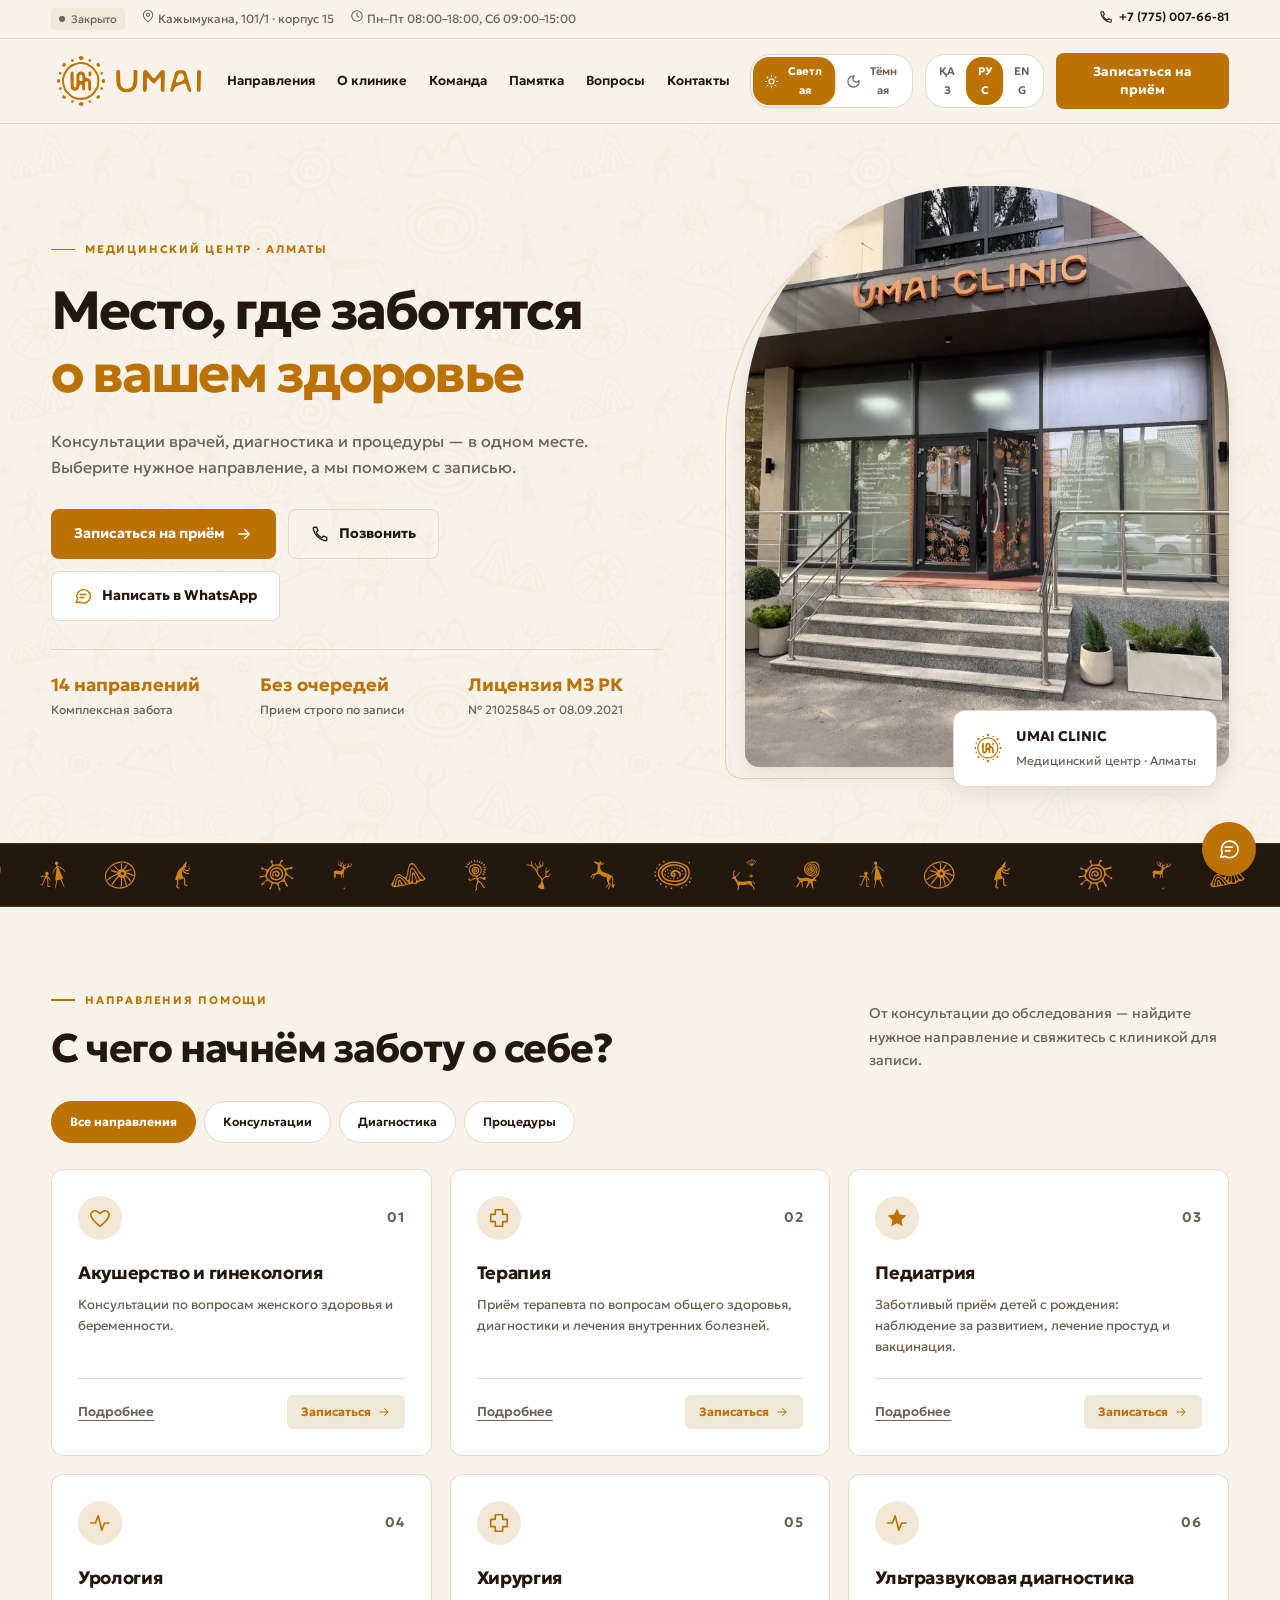
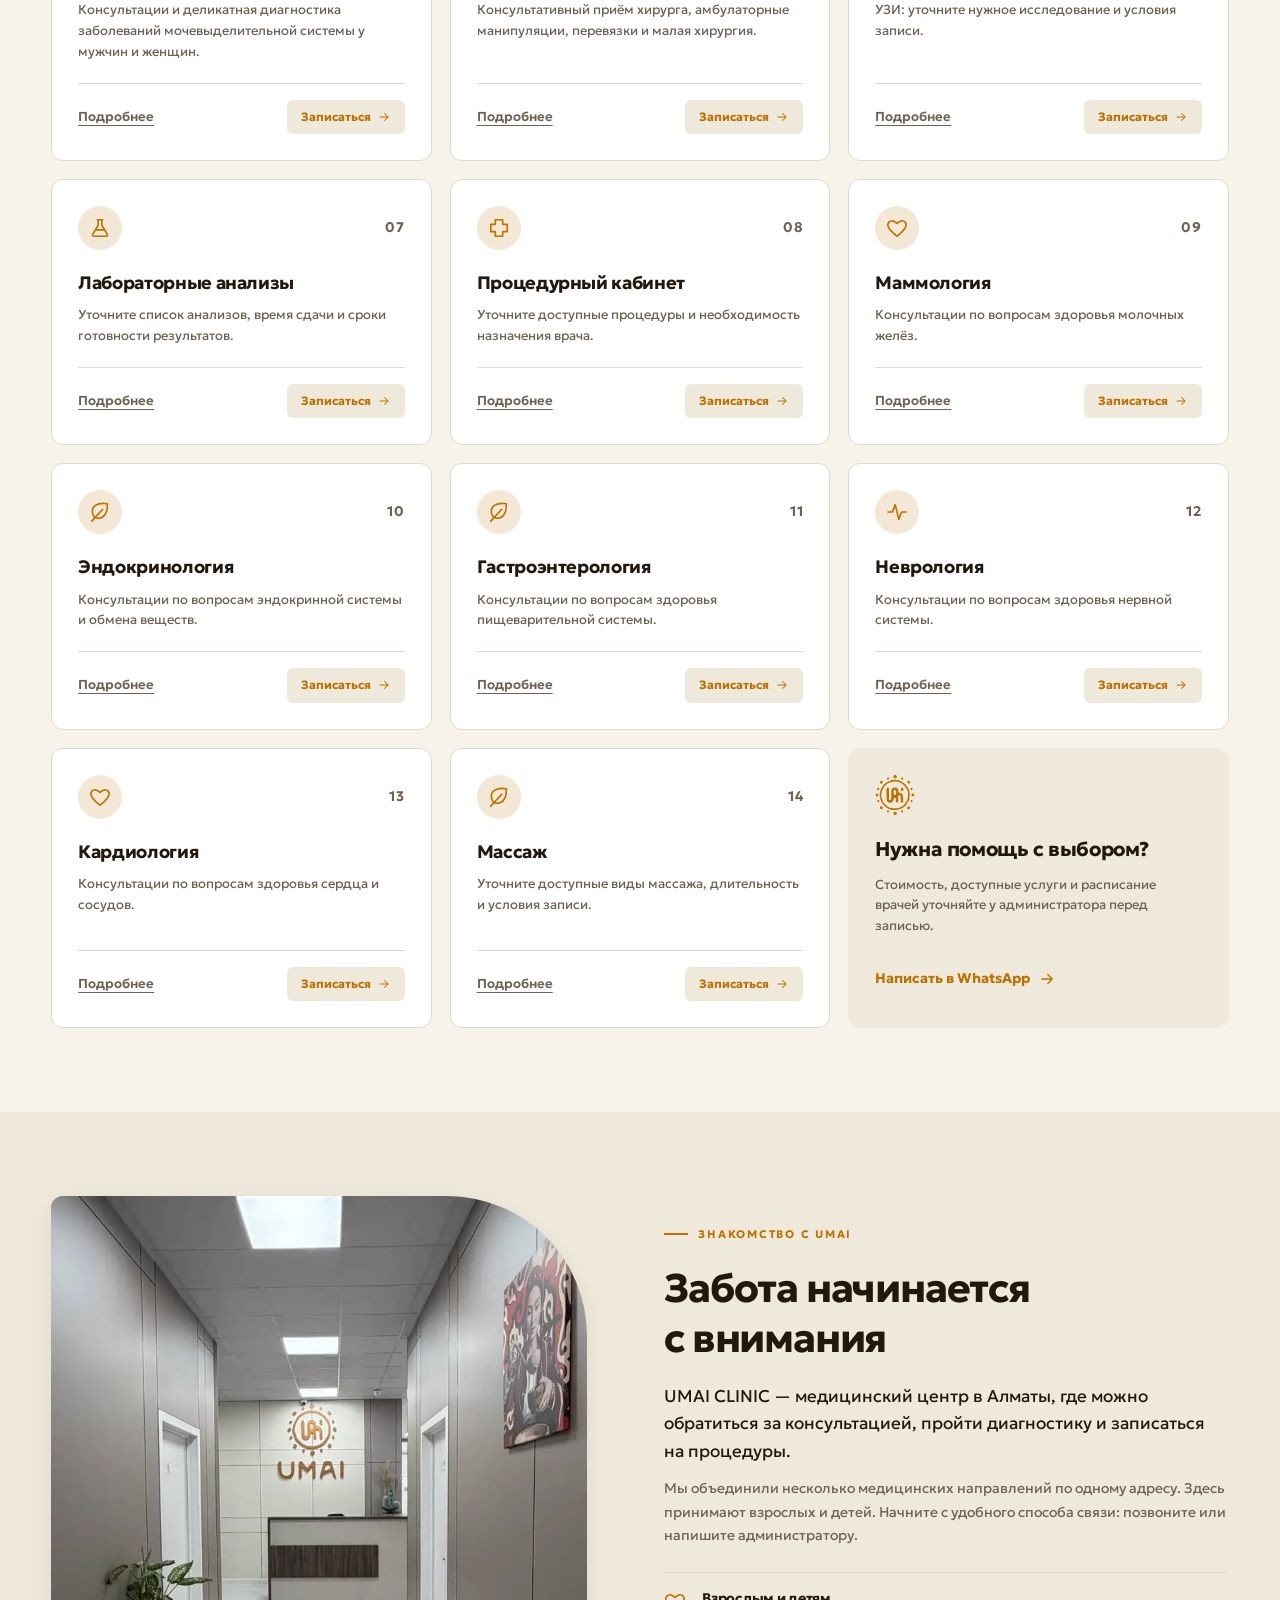
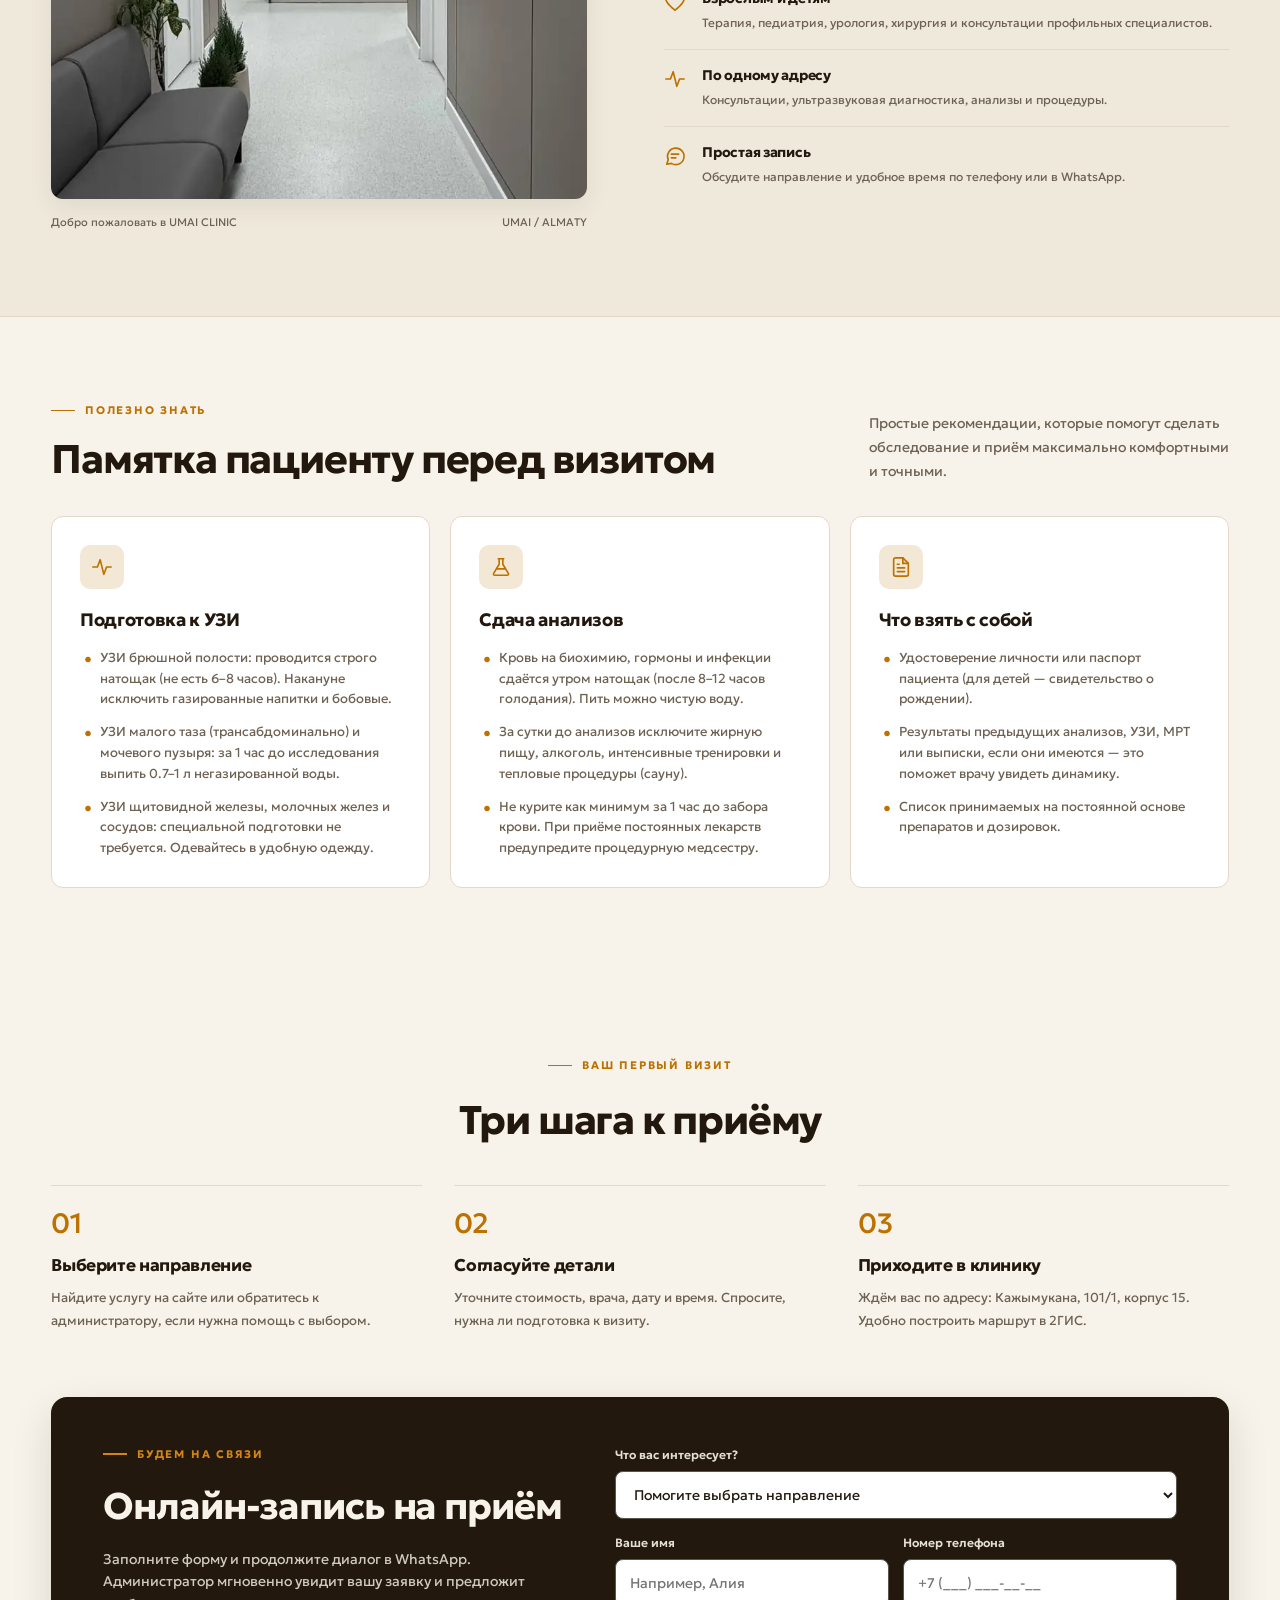
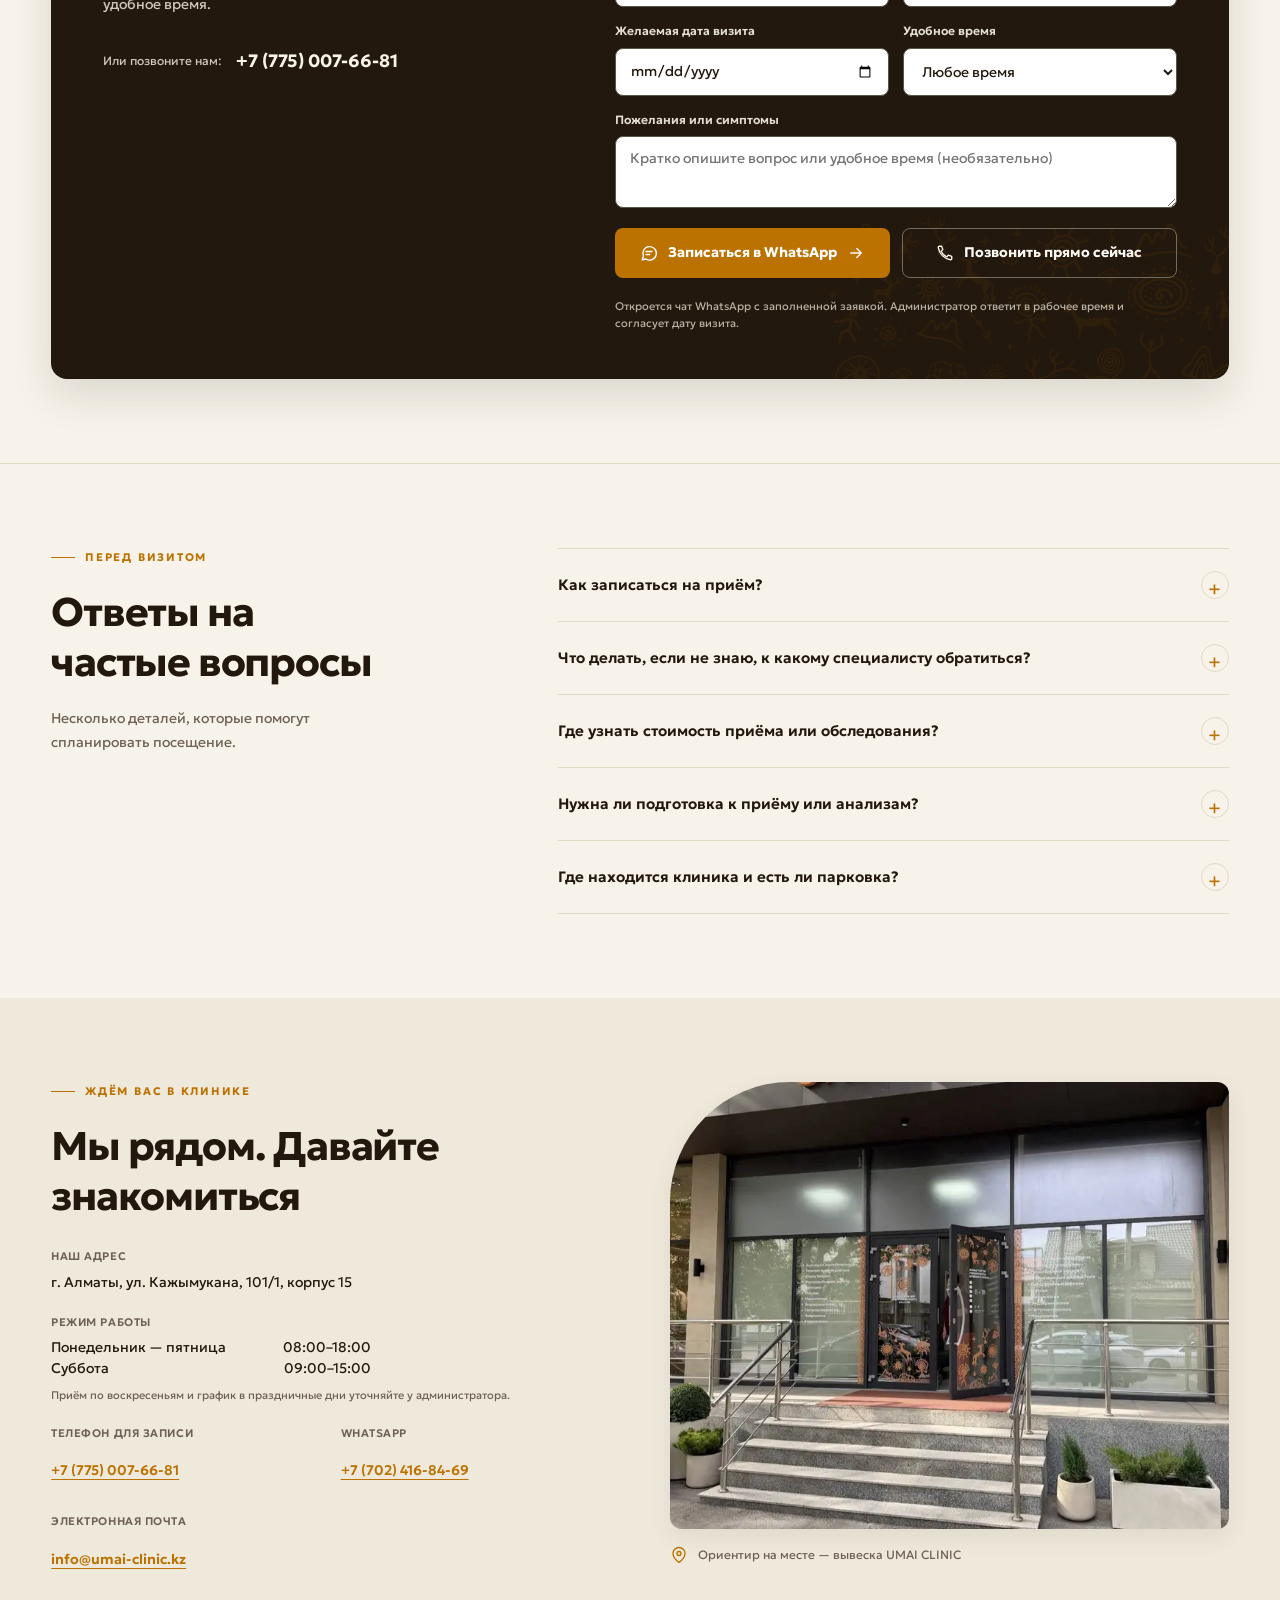
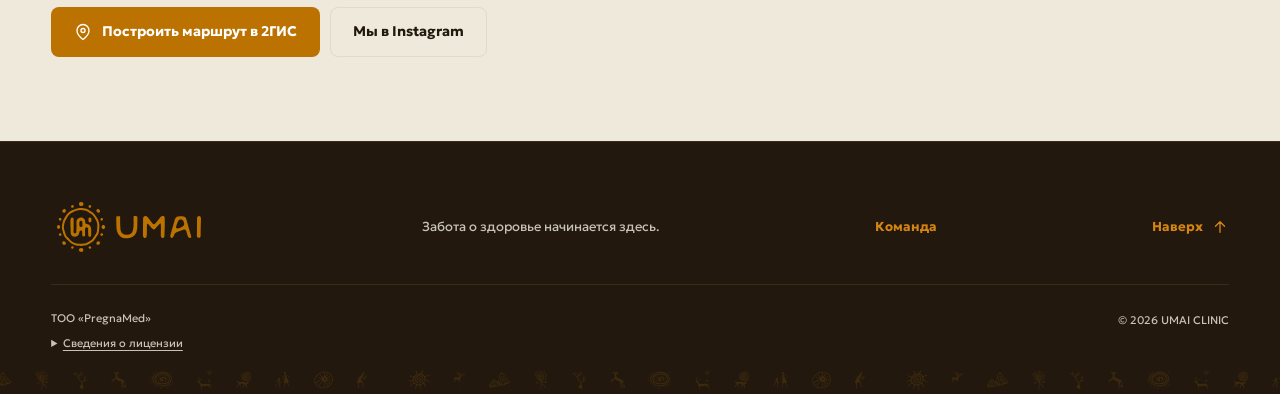
<file: clinic-site/index.html>
<!DOCTYPE html>
<html lang="ru" data-theme="light">
<head>
  <meta charset="utf-8">
  <script>document.documentElement.classList.add('js');</script>
  <meta name="viewport" content="width=device-width, initial-scale=1, viewport-fit=cover">
  <title>UMAI CLINIC — медицинский центр в Алматы</title>
  <meta name="description" content="UMAI CLINIC в Алматы: акушерство и гинекология, терапия, педиатрия, УЗИ, анализы и другие направления. Кажымукана, 101/1, корпус 15. Запись по телефону и в WhatsApp.">
  <meta name="theme-color" content="#F7F3EA" id="meta-theme-color">
  <link rel="icon" href="favicon.svg" type="image/svg+xml">
  <link rel="canonical" href="https://umai-clinic.kz/">
  <meta property="og:type" content="website">
  <meta property="og:title" content="UMAI CLINIC — медицинский центр в Алматы">
  <meta property="og:description" content="UMAI CLINIC в Алматы: акушерство и гинекология, терапия, педиатрия, УЗИ, анализы и другие направления. Кажымукана, 101/1, корпус 15. Запись по телефону и в WhatsApp.">
  <meta property="og:url" content="https://umai-clinic.kz/">
  <meta property="og:locale" content="ru_RU">
  <meta property="og:image" content="https://umai-clinic.kz/assets/img/og.jpg">
  <meta property="og:image:width" content="1200">
  <meta property="og:image:height" content="630">
  <meta name="twitter:card" content="summary_large_image">
  <link rel="preload" href="assets/fonts/geologica-cyrillic.woff2" as="font" type="font/woff2" crossorigin>
  <link rel="stylesheet" href="fonts.css">
  <link rel="stylesheet" href="styles.css">
  <script src="content.js" defer></script>
  <script src="app.js" defer></script>
  <script type="application/ld+json">
  {
    "@context": "https://schema.org",
    "@type": "MedicalClinic",
    "name": "UMAI CLINIC",
    "url": "https://umai-clinic.kz/",
    "image": "https://umai-clinic.kz/assets/img/facade.webp",
    "telephone": "+77750076681",
    "email": "info@umai-clinic.kz",
    "address": {
      "@type": "PostalAddress",
      "streetAddress": "ул. Кажымукана, 101/1, корпус 15",
      "addressLocality": "Алматы",
      "addressCountry": "KZ"
    },
    "openingHoursSpecification": [
      {
        "@type": "OpeningHoursSpecification",
        "dayOfWeek": ["Monday","Tuesday","Wednesday","Thursday","Friday"],
        "opens": "08:00",
        "closes": "18:00"
      },
      {
        "@type": "OpeningHoursSpecification",
        "dayOfWeek": "Saturday",
        "opens": "09:00",
        "closes": "15:00"
      }
    ],
    "sameAs": [
      "https://www.instagram.com/umai.clinic.almaty/",
      "https://2gis.kz/almaty/search/UMAI%20CLINIC"
    ]
  }
  </script>
</head>
<body id="top">
  <a class="skip" href="#main" data-i18n="skip">Перейти к содержимому</a>

  <!-- Petroglyph Symbols & Icons Defs -->
  <svg width="0" height="0" style="position:absolute" aria-hidden="true">
    <defs>
      <symbol id="sun" viewBox="0 0 345.39 357.99">
        <path fill="currentColor" d="M297.49,224.97C301.53,214.92 302.17,204.23 302.80,193.61C304.00,182.46 305.63,171.35 303.61,160.07C301.82,143.74 297.99,130.07 288.52,116.46C285.25,111.52 282.28,106.43 279.31,101.31C272.23,89.78 262.83,79.93 252.06,71.84C246.88,68.11 241.12,65.37 235.76,61.95C215.82,48.59 213.60,48.30 190.00,45.21C180.99,43.41 171.87,42.21 162.66,43.01C150.91,43.39 140.13,47.05 129.38,51.25C122.42,53.92 114.88,56.10 108.03,59.70C93.89,67.35 79.83,76.49 69.93,89.43C65.49,95.33 61.92,101.83 58.13,108.15C51.02,119.69 43.79,131.49 40.87,144.95C32.61,174.19 32.96,189.26 43.04,217.92C46.76,228.44 48.91,239.65 54.44,249.43C57.10,253.84 60.69,257.57 64.45,261.04C69.39,265.44 74.21,269.69 78.49,274.67C85.13,282.35 92.76,289.18 101.20,294.85C111.77,302.71 124.03,307.98 136.90,310.66C145.12,312.22 153.56,312.84 161.71,314.00C166.48,314.60 171.31,314.81 176.02,314.21L176.19,314.21C181.59,313.45 186.55,312.36 192.07,311.63C199.63,310.74 207.36,309.59 214.74,307.05C222.22,304.42 228.97,300.34 235.96,296.72C244.86,292.09 254.44,286.84 261.74,279.44C268.49,273.15 272.40,264.51 277.47,257.06C281.04,252.01 285.20,247.42 288.70,242.31C292.39,237.11 295.25,231.16 297.49,224.99L297.49,224.97ZM281.60,226.25C277.03,235.93 269.10,243.26 263.34,252.29C259.02,259.46 254.63,266.64 248.23,272.17C244.74,275.22 240.66,277.51 236.58,279.68C227.98,284.02 219.90,288.89 211.18,292.76C205.10,295.36 198.44,296.29 191.92,297.03C180.33,298.30 168.73,298.89 157.32,298.37L157.13,298.37C145.48,297.81 133.81,296.16 123.10,291.17C108.15,284.25 95.86,273.03 85.18,260.74C78.05,253.15 69.18,247.72 65.02,238.38C61.24,229.77 59.08,220.62 55.90,211.74C53.45,204.53 51.28,197.15 50.03,189.63C47.59,176.82 50.56,164.09 53.80,151.49C55.00,146.92 56.20,142.30 57.95,137.92C61.04,130.24 65.75,123.23 70.04,115.89C76.21,105.00 82.80,94.10 92.92,86.41C101.90,79.50 111.59,73.08 122.14,69.23C125.91,67.86 129.77,66.64 133.54,65.25C152.02,58.05 165.06,55.03 185.00,59.06C194.25,60.92 204.13,61.09 212.80,64.92C218.57,67.55 223.66,71.42 229.07,74.70C234.27,77.93 239.69,80.60 244.32,84.17C251.98,89.89 258.58,96.80 264.21,104.57C267.97,109.70 270.86,115.44 274.39,120.83C277.81,126.14 281.29,131.46 283.81,137.27C287.59,146.07 289.17,156.10 289.61,165.74C289.93,175.00 288.45,183.91 288.28,193.30C288.29,204.59 286.69,216.03 281.57,226.22L281.60,226.25Z M159.24,20.36C159.77,22.06 160.65,23.59 162.09,24.75C164.92,27.03 169.24,28.71 173.42,28.71C174.65,28.71 175.84,28.51 177.00,28.19C179.95,27.62 182.73,26.39 184.76,24.76C185.57,24.11 186.23,23.34 186.77,22.48C187.51,21.56 188.13,20.52 188.63,19.43C189.58,17.75 190.18,15.92 190.18,14.05C190.18,12.51 189.67,11.14 188.84,9.88C188.67,9.54 188.48,9.21 188.28,8.88C187.93,8.32 187.64,7.74 187.39,7.14C186.81,5.71 185.95,4.42 184.69,3.40C181.85,1.12 177.59,0.00 173.41,0.00C171.52,0.00 169.73,0.39 168.07,1.02C167.66,1.11 167.27,1.19 166.88,1.30C165.06,1.66 163.40,2.28 162.07,3.36C159.52,5.41 158.16,8.63 157.75,11.92C157.60,12.61 157.49,13.32 157.49,14.06C157.49,15.87 157.94,17.54 158.70,19.08C158.91,19.50 159.08,19.92 159.22,20.37L159.24,20.36Z M59.57,72.71C62.36,69.93 63.67,66.40 63.67,62.99C63.99,59.59 63.01,56.27 60.64,53.89C57.31,50.56 52.26,50.13 47.69,52.10C45.85,52.84 44.06,54.01 42.47,55.60C37.06,61.02 35.80,69.41 40.48,74.08C45.16,78.77 54.17,78.14 59.57,72.73L59.57,72.71Z M114.34,41.09C119.27,39.09 122.10,33.06 120.10,28.12C118.10,23.18 111.78,20.55 106.85,22.55C101.91,24.55 99.75,30.63 101.73,35.56C103.73,40.50 109.41,43.09 114.34,41.09Z M22.80,134.09C28.12,134.09 32.06,129.60 32.06,124.27C32.06,118.94 28.11,115.06 22.80,115.06C17.49,115.06 12.71,118.94 12.71,124.27C12.71,129.60 17.47,134.09 22.80,134.09Z M286.32,54.01C284.37,55.96 283.39,58.51 283.29,61.20C282.98,65.02 284.42,69.16 287.62,72.36C289.94,74.68 292.71,76.03 295.49,76.45C299.44,77.44 303.47,76.71 306.24,73.94C310.92,69.26 309.97,60.82 304.56,55.40C299.16,49.99 290.99,49.32 286.32,54.01Z M232.45,41.22C237.39,43.22 243.16,40.52 245.16,35.58C247.16,30.64 244.82,24.82 239.89,22.83C234.95,20.83 229.07,23.32 227.07,28.26C225.07,33.20 227.52,39.22 232.45,41.22Z M321.23,134.16C326.55,134.16 330.44,129.60 330.44,124.27C330.44,118.94 326.55,114.79 321.23,114.79C315.90,114.79 312.04,118.94 312.04,124.27C312.04,129.60 315.90,134.16 321.23,134.16Z M339.72,167.09C337.71,165.55 335.33,164.63 332.84,164.63C331.60,164.63 330.41,164.85 329.28,165.27C328.47,165.57 327.70,165.96 326.97,166.44C322.99,168.83 320.07,173.49 320.07,178.76C320.07,184.04 322.90,188.65 326.79,191.14C328.56,192.44 330.63,193.21 332.84,193.21C337.89,193.21 342.51,189.25 344.43,183.97C345.04,182.36 345.39,180.59 345.39,178.75C345.39,173.96 343.07,169.64 339.72,167.07L339.72,167.09Z M232.69,316.89C227.75,318.89 225.43,324.21 227.43,329.15C229.43,334.09 234.77,336.23 239.71,334.23C244.64,332.23 246.89,327.01 244.89,322.08C242.89,317.15 237.62,314.89 232.69,316.89Z M321.23,223.46C315.90,223.46 311.69,227.94 311.69,233.27C311.69,238.60 315.90,242.84 321.23,242.84C326.55,242.84 330.55,238.60 330.55,233.27C330.55,227.94 326.55,223.46 321.23,223.46Z M287.58,285.14C282.17,290.55 281.16,299.34 285.83,304.02C290.52,308.71 298.92,307.33 304.33,301.91C309.74,296.50 310.15,289.05 305.47,284.37C300.79,279.68 292.98,279.72 287.57,285.14L287.58,285.14Z M114.11,316.99C109.18,314.99 104.13,317.22 102.15,322.15C100.15,327.09 102.15,332.40 107.08,334.38C112.02,336.38 117.26,334.02 119.26,329.08C121.26,324.14 119.05,318.99 114.11,316.99Z M22.80,223.83C17.47,223.83 13.45,227.94 13.45,233.27C13.45,238.60 17.49,242.78 22.80,242.78C28.11,242.78 32.53,238.59 32.53,233.27C32.53,227.95 28.11,223.83 22.80,223.83Z M187.39,336.52C186.81,335.11 185.96,333.84 184.72,332.84C183.68,332.01 182.44,331.40 181.08,330.97C179.99,330.62 178.92,330.26 177.85,329.84C176.46,329.30 174.97,328.96 173.41,328.96C169.23,328.96 165.55,331.31 162.73,333.59C159.61,336.09 157.67,339.52 157.67,343.49C157.67,346.09 158.61,348.36 160.12,350.32C160.76,351.44 161.63,352.46 162.74,353.37C163.61,354.07 164.56,354.66 165.57,355.15C167.85,356.70 170.46,357.99 173.41,357.99C175.11,357.99 176.71,357.57 178.20,356.91C179.10,356.52 179.99,356.13 180.92,355.80C182.24,355.34 183.46,354.71 184.49,353.87C185.77,352.85 186.66,351.59 187.29,350.18C187.58,349.52 187.89,348.88 188.23,348.25C189.01,346.79 189.48,345.21 189.48,343.48C189.48,341.74 189.06,340.25 188.37,338.80C188.00,338.05 187.69,337.28 187.39,336.50L187.39,336.52Z M22.56,178.78C22.56,171.12 17.79,164.66 11.17,164.66C4.54,164.66 0.00,171.11 0.00,178.78C0.00,186.44 4.56,191.89 11.17,191.89C17.78,191.89 22.56,186.44 22.56,178.78Z M59.36,285.04C54.71,280.38 47.82,279.39 43.00,282.16C42.21,282.59 41.47,283.13 40.79,283.81C40.16,284.44 39.64,285.12 39.21,285.86C36.26,290.76 37.00,297.99 41.70,302.71C44.62,305.63 48.35,306.85 51.90,306.63C55.14,306.92 58.29,305.97 60.61,303.66C62.93,301.35 63.85,298.08 63.45,294.80C63.50,291.42 62.19,287.89 59.35,285.05L59.36,285.04Z M245.23,197.78C246.11,186.75 242.75,177.52 237.34,170.27C231.92,162.99 224.14,159.13 212.67,158.08C212.02,158.08 212.30,157.87 212.20,157.86C195.44,154.47 210.09,135.15 193.99,119.57C185.32,110.84 172.73,109.67 162.31,112.74C151.93,115.80 142.80,123.79 140.23,135.85C139.02,144.93 139.92,158.83 140.06,173.36C140.20,186.33 139.15,199.82 138.86,210.90C139.08,215.43 138.94,219.43 135.56,222.54C131.67,226.16 124.99,225.62 121.59,221.59C119.58,219.34 118.27,216.10 118.41,213.31C118.24,208.37 119.36,196.08 119.47,181.85C119.54,171.70 119.44,160.55 119.43,150.39C119.41,136.19 119.58,123.58 118.94,118.62C115.68,108.74 101.52,109.21 98.42,119.50C97.80,125.20 95.87,136.83 95.92,150.67C95.94,160.55 97.29,171.46 97.36,181.99C97.44,193.54 98.40,204.66 98.24,213.36C97.40,227.42 102.95,239.94 113.15,245.64C123.43,251.36 137.25,249.95 148.54,241.11C154.43,236.35 158.48,229.49 159.68,221.77C160.45,217.35 160.86,212.91 162.79,209.12C167.55,199.90 179.94,202.85 181.17,212.65C181.80,219.04 180.87,227.31 181.03,233.58C180.32,240.64 184.96,247.65 193.08,246.80C199.44,246.24 202.18,240.69 201.66,235.01C201.66,228.67 201.28,209.77 201.28,199.44C201.46,195.20 201.76,191.63 202.97,187.73C205.21,179.98 215.82,177.73 220.88,184.69C224.44,189.59 223.24,193.70 223.48,199.23C223.48,209.96 224.57,228.35 224.57,234.85C224.01,240.76 227.04,248.23 233.65,248.55C238.87,249.01 244.07,244.37 245.16,239.44C246.15,227.48 244.89,210.42 245.20,197.75L245.23,197.78ZM182.69,170.51C182.03,181.08 167.15,183.11 162.69,173.05C161.15,169.67 160.38,166.88 160.31,162.15C160.35,156.54 160.63,150.46 160.82,145.00C161.28,132.59 177.98,129.54 181.73,141.63C182.71,144.65 182.23,149.97 182.34,154.19C182.26,158.98 182.93,166.84 182.71,170.52L182.69,170.51Z M246.84,135.28C247.13,132.82 247.14,129.71 247.17,126.77C247.17,123.27 247.34,120.01 245.95,117.08C244.36,113.52 241.33,111.20 236.70,110.89C232.77,110.63 228.75,113.56 227.20,117.19C225.11,122.48 226.36,125.44 226.33,134.54C226.29,148.54 245.24,149.31 246.84,135.28Z"/>
      </symbol>
      <symbol id="deer" viewBox="0 0 62 50">
        <g fill="none" stroke="currentColor" stroke-width="2.6" stroke-linecap="round" stroke-linejoin="round">
          <path d="M12 26 L7 22"/>
          <path d="M16 31 L14 45 M21 32 L22 45 M40 32 L38 45 M45 30 L48 45"/>
          <path d="M51 15 L46 4 M48.5 9 L42 7.5 M51 15 L57 4 M54.5 8.5 L60 8"/>
        </g>
        <path fill="currentColor" d="M12 24 C20 19.5 37 19.5 45 23 L50 13 L55.5 12.5 L55 17.5 L50.5 18.5 L48 29 C40 33.5 22 33.5 14 31 C11 29.5 10.5 26 12 24 Z"/>
      </symbol>
      <symbol id="man" viewBox="0 0 40 48">
        <circle cx="20" cy="7" r="4.4" fill="currentColor"/>
        <g fill="none" stroke="currentColor" stroke-width="2.6" stroke-linecap="round" stroke-linejoin="round">
          <path d="M20 12 V30 M7 8 L11 18 L20 15.5 L29 18 L33 8 M20 30 L12 44 M20 30 L28 44"/>
        </g>
      </symbol>
      <symbol id="i-arrow" viewBox="0 0 24 24"><path d="M5 12h14m-6-6 6 6-6 6" fill="none" stroke="currentColor" stroke-width="1.8" stroke-linecap="round" stroke-linejoin="round"/></symbol>
      <symbol id="i-up" viewBox="0 0 24 24"><path d="M12 19V5m-6 6 6-6 6 6" fill="none" stroke="currentColor" stroke-width="1.8" stroke-linecap="round" stroke-linejoin="round"/></symbol>
      <symbol id="i-phone" viewBox="0 0 24 24"><path d="M21 16.5v3a1.5 1.5 0 0 1-1.7 1.5A19.5 19.5 0 0 1 3 4.7 1.5 1.5 0 0 1 4.5 3h3l1.6 4.5-2.3 2.1a16 16 0 0 0 7.6 7.6l2.1-2.3Z" fill="none" stroke="currentColor" stroke-width="1.8" stroke-linecap="round" stroke-linejoin="round"/></symbol>
      <symbol id="i-chat" viewBox="0 0 24 24"><path d="m3 21 1.6-5A9 9 0 1 1 8 20Z" fill="none" stroke="currentColor" stroke-width="1.8" stroke-linecap="round" stroke-linejoin="round"/><path d="M8 10h8m-8 4h5" fill="none" stroke="currentColor" stroke-width="1.8" stroke-linecap="round"/></symbol>
      <symbol id="i-pin" viewBox="0 0 24 24"><path d="M20 10c0 6-8 12-8 12S4 16 4 10a8 8 0 1 1 16 0Z" fill="none" stroke="currentColor" stroke-width="1.8"/><circle cx="12" cy="10" r="2.7" fill="none" stroke="currentColor" stroke-width="1.8"/></symbol>
      <symbol id="i-clock" viewBox="0 0 24 24"><circle cx="12" cy="12" r="9" fill="none" stroke="currentColor" stroke-width="1.8"/><path d="M12 7v5l3 2" fill="none" stroke="currentColor" stroke-width="1.8" stroke-linecap="round"/></symbol>
      <symbol id="i-check" viewBox="0 0 24 24"><path d="m4 12 5 5L20 7" fill="none" stroke="currentColor" stroke-width="2" stroke-linecap="round" stroke-linejoin="round"/></symbol>
      <symbol id="i-heart" viewBox="0 0 24 24"><path d="M20.8 5.6c-2.2-2.3-5.5-2-8.8 1.4-3.3-3.4-6.6-3.7-8.8-1.4C-1 10 6.8 16.5 12 21c5.2-4.5 13-11 8.8-15.4Z" fill="none" stroke="currentColor" stroke-width="1.8" stroke-linejoin="round"/></symbol>
      <symbol id="i-cross" viewBox="0 0 24 24"><path d="M8 3h8v5h5v8h-5v5H8v-5H3V8h5Z" fill="none" stroke="currentColor" stroke-width="1.8" stroke-linejoin="round"/></symbol>
      <symbol id="i-pulse" viewBox="0 0 24 24"><path d="M2 12h5l3-8 4 16 3-8h5" fill="none" stroke="currentColor" stroke-width="1.8" stroke-linecap="round" stroke-linejoin="round"/></symbol>
      <symbol id="i-lab" viewBox="0 0 24 24"><path d="M9 3h6m-5 0v6L4 19a1.3 1.3 0 0 0 1.2 2h13.6a1.3 1.3 0 0 0 1.2-2L14 9V3M7 14h10" fill="none" stroke="currentColor" stroke-width="1.8" stroke-linecap="round" stroke-linejoin="round"/></symbol>
      <symbol id="i-leaf" viewBox="0 0 24 24"><path d="M20 3C9 1 2 6 4 14s17 7 16-11ZM3 22 15 9" fill="none" stroke="currentColor" stroke-width="1.8" stroke-linecap="round" stroke-linejoin="round"/></symbol>
      <symbol id="i-menu" viewBox="0 0 24 24"><path d="M4 7h16M4 12h16M4 17h16" fill="none" stroke="currentColor" stroke-width="1.8" stroke-linecap="round"/></symbol>
      <symbol id="i-close" viewBox="0 0 24 24"><path d="m6 6 12 12M6 18 18 6" fill="none" stroke="currentColor" stroke-width="1.8" stroke-linecap="round"/></symbol>
      <symbol id="i-sun" viewBox="0 0 24 24"><circle cx="12" cy="12" r="4" fill="none" stroke="currentColor" stroke-width="1.8"/><path d="M12 2v2m0 16v2M4.93 4.93l1.41 1.41m11.32 11.32 1.41 1.41M2 12h2m16 0h2M6.34 17.66l-1.41 1.41m14.14-14.14-1.41 1.41" fill="none" stroke="currentColor" stroke-width="1.8" stroke-linecap="round"/></symbol>
      <symbol id="i-moon" viewBox="0 0 24 24"><path d="M12 3a9 9 0 1 0 9 9c0-.46-.04-.92-.1-1.36a5.39 5.39 0 0 1-4.4 2.26 5.4 5.4 0 0 1-3.14-9.8c-.44-.06-.9-.1-1.36-.1Z" fill="none" stroke="currentColor" stroke-width="1.8" stroke-linecap="round" stroke-linejoin="round"/></symbol>
      <symbol id="i-star" viewBox="0 0 24 24"><path d="m12 2 3.09 6.26L22 9.27l-5 4.87 1.18 6.88L12 17.77l-6.18 3.25L7 14.14 2 9.27l6.91-1.01L12 2Z" fill="currentColor"/></symbol>
      <symbol id="i-search" viewBox="0 0 24 24"><circle cx="11" cy="11" r="7" fill="none" stroke="currentColor" stroke-width="1.8"/><path d="m21 21-4.35-4.35" fill="none" stroke="currentColor" stroke-width="1.8" stroke-linecap="round"/></symbol>
      <symbol id="i-doc" viewBox="0 0 24 24"><path d="M14 2H6a2 2 0 0 0-2 2v16a2 2 0 0 0 2 2h12a2 2 0 0 0 2-2V8z" fill="none" stroke="currentColor" stroke-width="1.8"/><path d="M14 2v6h6M16 13H8M16 17H8M10 9H8" fill="none" stroke="currentColor" stroke-width="1.8" stroke-linecap="round"/></symbol>
      <symbol id="i-car" viewBox="0 0 24 24"><path d="M19 17h2c.6 0 1-.4 1-1v-3c0-.9-.7-1.7-1.5-1.9C18.7 10.6 16 10 16 10s-1.3-1.4-2.2-2.3c-.5-.4-1.1-.7-1.8-.7H5c-.6 0-1.1.4-1.4.9l-1.5 2.5C2 10.6 2 11 2 11.4V16c0 .6.4 1 1 1h2" fill="none" stroke="currentColor" stroke-width="1.8" stroke-linecap="round"/><circle cx="7" cy="17" r="2" fill="none" stroke="currentColor" stroke-width="1.8"/><circle cx="17" cy="17" r="2" fill="none" stroke="currentColor" stroke-width="1.8"/></symbol>
      <symbol id="i-bus" viewBox="0 0 24 24"><rect width="16" height="16" x="4" y="3" rx="2" fill="none" stroke="currentColor" stroke-width="1.8"/><path d="M4 11h16M8 15h.01M16 15h.01M6 19v2M18 19v2" fill="none" stroke="currentColor" stroke-width="1.8" stroke-linecap="round"/></symbol>
    </defs>
  </svg>

  <!-- Topline -->
  <div class="topline">
    <div class="wrap">
      <div class="topline-left">
        <span class="topline-badge" id="topline-status">Открыто</span>
        <span><svg class="icon" style="width:14px;height:14px;display:inline" aria-hidden="true"><use href="#i-pin"/></svg> <span data-i18n="heroLocation">Кажымукана, 101/1 · корпус 15</span></span>
        <span><svg class="icon" style="width:14px;height:14px;display:inline" aria-hidden="true"><use href="#i-clock"/></svg> <span data-i18n="toplineSchedule">Пн–Пт 08:00–18:00, Сб 09:00–15:00</span></span>
      </div>
      <div>
        <a href="tel:+77750076681"><svg class="icon" style="width:14px;height:14px" aria-hidden="true"><use href="#i-phone"/></svg> +7 (775) 007-66-81</a>
      </div>
    </div>
  </div>

  <!-- Header -->
  <header class="site-header">
    <div class="wrap header-row">
      <a class="brand" href="#top" aria-label="UMAI CLINIC">
        <img class="brand-logo" src="assets/img/logo-horizontal.svg" alt="UMAI CLINIC" width="144" height="50">
      </a>

      <nav class="site-nav" id="site-nav" aria-label="Основная навигация" data-i18n-aria="navLabel">
        <a href="#services" data-i18n="navServices">Направления</a>
        <a href="#about" data-i18n="navAbout">О клинике</a>
        <a href="team.html" data-i18n="navTeam">Команда</a>
        <a href="#guide" data-i18n="navGuide">Памятка</a>
        <a href="#faq" data-i18n="navFaq">Вопросы</a>
        <a href="#contacts" data-i18n="navContacts">Контакты</a>
        <div class="nav-theme-row">
          <span data-i18n="themeLabel">Тема оформления:</span>
          <div class="theme-switch" role="group" aria-label="Тема оформления" data-i18n-aria="themeLabel">
            <button type="button" class="theme-btn" data-set-theme="light" aria-pressed="true" data-i18n-aria="themeLightFull">
              <svg class="icon" aria-hidden="true"><use href="#i-sun"/></svg>
              <span class="theme-btn-text" data-i18n="themeLight">Светлая</span>
            </button>
            <button type="button" class="theme-btn" data-set-theme="dark" aria-pressed="false" data-i18n-aria="themeDarkFull">
              <svg class="icon" aria-hidden="true"><use href="#i-moon"/></svg>
              <span class="theme-btn-text" data-i18n="themeDark">Тёмная</span>
            </button>
          </div>
        </div>
      </nav>

      <div class="header-tools">
        <!-- Theme Switcher -->
        <div class="theme-switch" role="group" aria-label="Тема оформления" data-i18n-aria="themeLabel">
          <button type="button" class="theme-btn" data-set-theme="light" aria-pressed="true" title="Светлая тема" aria-label="Светлая тема" data-i18n-aria="themeLightFull">
            <svg class="icon" aria-hidden="true"><use href="#i-sun"/></svg>
            <span class="theme-btn-text" data-i18n="themeLight">Светлая</span>
          </button>
          <button type="button" class="theme-btn" data-set-theme="dark" aria-pressed="false" title="Тёмная тема" aria-label="Тёмная тема" data-i18n-aria="themeDarkFull">
            <svg class="icon" aria-hidden="true"><use href="#i-moon"/></svg>
            <span class="theme-btn-text" data-i18n="themeDark">Тёмная</span>
          </button>
        </div>

        <!-- Language switcher -->
        <div class="langs" role="group" aria-label="Тіл / Язык / Language">
          <button type="button" data-lang="kk" lang="kk" aria-label="Қазақша" aria-pressed="false">ҚАЗ</button>
          <button type="button" data-lang="ru" lang="ru" aria-label="Русский" aria-pressed="true">РУС</button>
          <button type="button" data-lang="en" lang="en" aria-label="English" aria-pressed="false">ENG</button>
        </div>

        <a class="btn btn-primary header-book" href="#appointment" data-i18n="book">Записаться на приём</a>

        <button class="menu-toggle" id="menu-toggle" type="button" aria-controls="site-nav" aria-expanded="false" aria-label="Открыть меню">
          <svg class="icon menu-icon" aria-hidden="true"><use href="#i-menu"/></svg>
          <svg class="icon close-icon" aria-hidden="true"><use href="#i-close"/></svg>
        </button>
      </div>
    </div>
  </header>

  <main id="main" tabindex="-1">
    <!-- Hero -->
    <section class="wrap hero" aria-labelledby="hero-title">
      <div class="hero-copy">
        <p class="eyebrow" data-i18n="heroEyebrow">Медицинский центр · Алматы</p>
        <h1 id="hero-title">
          <span data-i18n="heroTitle">Место, где заботятся</span> <span class="accent" data-i18n="heroAccent">о вашем здоровье</span>
        </h1>
        <p class="hero-lead" data-i18n="heroLead">Консультации врачей, диагностика и процедуры — в одном месте. Выберите нужное направление, а мы поможем с записью.</p>
        
        <div class="actions">
          <a class="btn btn-primary" href="#appointment">
            <span data-i18n="book">Записаться на приём</span>
            <svg class="icon" aria-hidden="true"><use href="#i-arrow"/></svg>
          </a>
          <a class="btn btn-outline" href="tel:+77750076681">
            <svg class="icon" aria-hidden="true"><use href="#i-phone"/></svg>
            <span data-i18n="call">Позвонить</span>
          </a>
          <a class="btn btn-wa" href="https://wa.me/77024168469" target="_blank" rel="noopener">
            <svg class="icon" aria-hidden="true"><use href="#i-chat"/></svg>
            <span data-i18n="wa">Написать в WhatsApp</span>
          </a>
        </div>

        <!-- Hero Stats Credentials -->
        <div class="hero-stats">
          <div class="hero-stat-item">
            <strong data-i18n="heroStat1">14 направлений</strong>
            <span data-i18n="heroStat1Sub">Комплексная забота</span>
          </div>
          <div class="hero-stat-item">
            <strong data-i18n="heroStat2">Без очередей</strong>
            <span data-i18n="heroStat2Sub">Прием строго по записи</span>
          </div>
          <div class="hero-stat-item">
            <strong data-i18n="heroStat3">Лицензия МЗ РК</strong>
            <span data-i18n="heroStat3Sub">№ 21025845 от 08.09.2021</span>
          </div>
        </div>
      </div>

      <div class="hero-visual">
        <figure class="hero-photo">
          <img src="assets/img/facade.webp" width="760" height="963" fetchpriority="high" alt="Вход в UMAI CLINIC" data-i18n-alt="facadeAlt">
        </figure>
        <div class="photo-label">
          <svg class="icon" aria-hidden="true"><use href="#sun"/></svg>
          <div>
            <strong>UMAI CLINIC</strong>
            <span data-i18n="heroEyebrow">Медицинский центр · Алматы</span>
          </div>
        </div>
      </div>
    </section>

    <!-- Brand Pattern Frieze (Nomadic Rock Art from Guidelines 2026) -->
    <div class="ornament" aria-hidden="true">
      <div class="ornament-pattern-track"></div>
    </div>

    <!-- Services -->
    <section class="section" id="services" aria-labelledby="services-title">
      <div class="wrap">
        <div class="section-heading">
          <div>
            <p class="eyebrow" data-i18n="servicesEyebrow">Направления помощи</p>
            <h2 id="services-title" data-i18n="servicesTitle">С чего начнём заботу о себе?</h2>
          </div>
          <p data-i18n="servicesLead">От консультации до обследования — найдите нужное направление и свяжитесь с клиникой для записи.</p>
        </div>

        <div class="filters" role="group" aria-label="Фильтры направлений">
          <button type="button" data-filter="all" aria-pressed="true" data-i18n="filterAll">Все направления</button>
          <button type="button" data-filter="consult" aria-pressed="false" data-i18n="filterConsult">Консультации</button>
          <button type="button" data-filter="diagnostics" aria-pressed="false" data-i18n="filterDiagnostics">Диагностика</button>
          <button type="button" data-filter="procedures" aria-pressed="false" data-i18n="filterProcedures">Процедуры</button>
        </div>

        <p class="sr-only" id="filter-status" role="status" aria-live="polite" aria-atomic="true"></p>

                <div class="service-grid" id="service-grid">
          <!-- 01: Акушерство и гинекология -->
          <article class="service-card" data-category="consult" data-index="0">
            <div class="service-top">
              <span class="service-symbol"><svg class="icon" aria-hidden="true"><use href="#i-heart"/></svg></span>
              <span class="service-number" aria-hidden="true">01</span>
            </div>
            <h3>Акушерство и гинекология</h3>
            <p>Консультации по вопросам женского здоровья и беременности.</p>
            <div class="service-actions">
              <button type="button" class="btn-more" data-service-more="0" data-i18n="serviceMore">Подробнее</button>
              <a class="btn-book-card" href="#appointment" data-service="0"><span data-i18n="serviceBook">Записаться</span> <svg class="icon" style="width:14px;height:14px" aria-hidden="true"><use href="#i-arrow"/></svg></a>
            </div>
          </article>

          <!-- 02: Терапия -->
          <article class="service-card" data-category="consult" data-index="1">
            <div class="service-top">
              <span class="service-symbol"><svg class="icon" aria-hidden="true"><use href="#i-cross"/></svg></span>
              <span class="service-number" aria-hidden="true">02</span>
            </div>
            <h3>Терапия</h3>
            <p>Приём терапевта по вопросам общего здоровья, диагностики и лечения внутренних болезней.</p>
            <div class="service-actions">
              <button type="button" class="btn-more" data-service-more="1" data-i18n="serviceMore">Подробнее</button>
              <a class="btn-book-card" href="#appointment" data-service="1"><span data-i18n="serviceBook">Записаться</span> <svg class="icon" style="width:14px;height:14px" aria-hidden="true"><use href="#i-arrow"/></svg></a>
            </div>
          </article>

          <!-- 03: Педиатрия -->
          <article class="service-card" data-category="consult" data-index="2">
            <div class="service-top">
              <span class="service-symbol"><svg class="icon" aria-hidden="true"><use href="#i-star"/></svg></span>
              <span class="service-number" aria-hidden="true">03</span>
            </div>
            <h3>Педиатрия</h3>
            <p>Заботливый приём детей с рождения: наблюдение за развитием, лечение простуд и вакцинация.</p>
            <div class="service-actions">
              <button type="button" class="btn-more" data-service-more="2" data-i18n="serviceMore">Подробнее</button>
              <a class="btn-book-card" href="#appointment" data-service="2"><span data-i18n="serviceBook">Записаться</span> <svg class="icon" style="width:14px;height:14px" aria-hidden="true"><use href="#i-arrow"/></svg></a>
            </div>
          </article>

          <!-- 04: Урология -->
          <article class="service-card" data-category="consult" data-index="3">
            <div class="service-top">
              <span class="service-symbol"><svg class="icon" aria-hidden="true"><use href="#i-pulse"/></svg></span>
              <span class="service-number" aria-hidden="true">04</span>
            </div>
            <h3>Урология</h3>
            <p>Консультации и деликатная диагностика заболеваний мочевыделительной системы у мужчин и женщин.</p>
            <div class="service-actions">
              <button type="button" class="btn-more" data-service-more="3" data-i18n="serviceMore">Подробнее</button>
              <a class="btn-book-card" href="#appointment" data-service="3"><span data-i18n="serviceBook">Записаться</span> <svg class="icon" style="width:14px;height:14px" aria-hidden="true"><use href="#i-arrow"/></svg></a>
            </div>
          </article>

          <!-- 05: Хирургия -->
          <article class="service-card" data-category="consult" data-index="4">
            <div class="service-top">
              <span class="service-symbol"><svg class="icon" aria-hidden="true"><use href="#i-cross"/></svg></span>
              <span class="service-number" aria-hidden="true">05</span>
            </div>
            <h3>Хирургия</h3>
            <p>Консультативный приём хирурга, амбулаторные манипуляции, перевязки и малая хирургия.</p>
            <div class="service-actions">
              <button type="button" class="btn-more" data-service-more="4" data-i18n="serviceMore">Подробнее</button>
              <a class="btn-book-card" href="#appointment" data-service="4"><span data-i18n="serviceBook">Записаться</span> <svg class="icon" style="width:14px;height:14px" aria-hidden="true"><use href="#i-arrow"/></svg></a>
            </div>
          </article>

          <!-- 06: Ультразвуковая диагностика -->
          <article class="service-card" data-category="diagnostics" data-index="5">
            <div class="service-top">
              <span class="service-symbol"><svg class="icon" aria-hidden="true"><use href="#i-pulse"/></svg></span>
              <span class="service-number" aria-hidden="true">06</span>
            </div>
            <h3>Ультразвуковая диагностика</h3>
            <p>УЗИ: уточните нужное исследование и условия записи.</p>
            <div class="service-actions">
              <button type="button" class="btn-more" data-service-more="5" data-i18n="serviceMore">Подробнее</button>
              <a class="btn-book-card" href="#appointment" data-service="5"><span data-i18n="serviceBook">Записаться</span> <svg class="icon" style="width:14px;height:14px" aria-hidden="true"><use href="#i-arrow"/></svg></a>
            </div>
          </article>

          <!-- 07: Лабораторные анализы -->
          <article class="service-card" data-category="diagnostics" data-index="6">
            <div class="service-top">
              <span class="service-symbol"><svg class="icon" aria-hidden="true"><use href="#i-lab"/></svg></span>
              <span class="service-number" aria-hidden="true">07</span>
            </div>
            <h3>Лабораторные анализы</h3>
            <p>Уточните список анализов, время сдачи и сроки готовности результатов.</p>
            <div class="service-actions">
              <button type="button" class="btn-more" data-service-more="6" data-i18n="serviceMore">Подробнее</button>
              <a class="btn-book-card" href="#appointment" data-service="6"><span data-i18n="serviceBook">Записаться</span> <svg class="icon" style="width:14px;height:14px" aria-hidden="true"><use href="#i-arrow"/></svg></a>
            </div>
          </article>

          <!-- 08: Процедурный кабинет -->
          <article class="service-card" data-category="procedures" data-index="7">
            <div class="service-top">
              <span class="service-symbol"><svg class="icon" aria-hidden="true"><use href="#i-cross"/></svg></span>
              <span class="service-number" aria-hidden="true">08</span>
            </div>
            <h3>Процедурный кабинет</h3>
            <p>Уточните доступные процедуры и необходимость назначения врача.</p>
            <div class="service-actions">
              <button type="button" class="btn-more" data-service-more="7" data-i18n="serviceMore">Подробнее</button>
              <a class="btn-book-card" href="#appointment" data-service="7"><span data-i18n="serviceBook">Записаться</span> <svg class="icon" style="width:14px;height:14px" aria-hidden="true"><use href="#i-arrow"/></svg></a>
            </div>
          </article>

          <!-- 09: Маммология -->
          <article class="service-card" data-category="consult" data-index="8">
            <div class="service-top">
              <span class="service-symbol"><svg class="icon" aria-hidden="true"><use href="#i-heart"/></svg></span>
              <span class="service-number" aria-hidden="true">09</span>
            </div>
            <h3>Маммология</h3>
            <p>Консультации по вопросам здоровья молочных желёз.</p>
            <div class="service-actions">
              <button type="button" class="btn-more" data-service-more="8" data-i18n="serviceMore">Подробнее</button>
              <a class="btn-book-card" href="#appointment" data-service="8"><span data-i18n="serviceBook">Записаться</span> <svg class="icon" style="width:14px;height:14px" aria-hidden="true"><use href="#i-arrow"/></svg></a>
            </div>
          </article>

          <!-- 10: Эндокринология -->
          <article class="service-card" data-category="consult" data-index="9">
            <div class="service-top">
              <span class="service-symbol"><svg class="icon" aria-hidden="true"><use href="#i-leaf"/></svg></span>
              <span class="service-number" aria-hidden="true">10</span>
            </div>
            <h3>Эндокринология</h3>
            <p>Консультации по вопросам эндокринной системы и обмена веществ.</p>
            <div class="service-actions">
              <button type="button" class="btn-more" data-service-more="9" data-i18n="serviceMore">Подробнее</button>
              <a class="btn-book-card" href="#appointment" data-service="9"><span data-i18n="serviceBook">Записаться</span> <svg class="icon" style="width:14px;height:14px" aria-hidden="true"><use href="#i-arrow"/></svg></a>
            </div>
          </article>

          <!-- 11: Гастроэнтерология -->
          <article class="service-card" data-category="consult" data-index="10">
            <div class="service-top">
              <span class="service-symbol"><svg class="icon" aria-hidden="true"><use href="#i-leaf"/></svg></span>
              <span class="service-number" aria-hidden="true">11</span>
            </div>
            <h3>Гастроэнтерология</h3>
            <p>Консультации по вопросам здоровья пищеварительной системы.</p>
            <div class="service-actions">
              <button type="button" class="btn-more" data-service-more="10" data-i18n="serviceMore">Подробнее</button>
              <a class="btn-book-card" href="#appointment" data-service="10"><span data-i18n="serviceBook">Записаться</span> <svg class="icon" style="width:14px;height:14px" aria-hidden="true"><use href="#i-arrow"/></svg></a>
            </div>
          </article>

          <!-- 12: Неврология -->
          <article class="service-card" data-category="consult" data-index="11">
            <div class="service-top">
              <span class="service-symbol"><svg class="icon" aria-hidden="true"><use href="#i-pulse"/></svg></span>
              <span class="service-number" aria-hidden="true">12</span>
            </div>
            <h3>Неврология</h3>
            <p>Консультации по вопросам здоровья нервной системы.</p>
            <div class="service-actions">
              <button type="button" class="btn-more" data-service-more="11" data-i18n="serviceMore">Подробнее</button>
              <a class="btn-book-card" href="#appointment" data-service="11"><span data-i18n="serviceBook">Записаться</span> <svg class="icon" style="width:14px;height:14px" aria-hidden="true"><use href="#i-arrow"/></svg></a>
            </div>
          </article>

          <!-- 13: Кардиология -->
          <article class="service-card" data-category="consult" data-index="12">
            <div class="service-top">
              <span class="service-symbol"><svg class="icon" aria-hidden="true"><use href="#i-heart"/></svg></span>
              <span class="service-number" aria-hidden="true">13</span>
            </div>
            <h3>Кардиология</h3>
            <p>Консультации по вопросам здоровья сердца и сосудов.</p>
            <div class="service-actions">
              <button type="button" class="btn-more" data-service-more="12" data-i18n="serviceMore">Подробнее</button>
              <a class="btn-book-card" href="#appointment" data-service="12"><span data-i18n="serviceBook">Записаться</span> <svg class="icon" style="width:14px;height:14px" aria-hidden="true"><use href="#i-arrow"/></svg></a>
            </div>
          </article>

          <!-- 14: Массаж -->
          <article class="service-card" data-category="procedures" data-index="13">
            <div class="service-top">
              <span class="service-symbol"><svg class="icon" aria-hidden="true"><use href="#i-leaf"/></svg></span>
              <span class="service-number" aria-hidden="true">14</span>
            </div>
            <h3>Массаж</h3>
            <p>Уточните доступные виды массажа, длительность и условия записи.</p>
            <div class="service-actions">
              <button type="button" class="btn-more" data-service-more="13" data-i18n="serviceMore">Подробнее</button>
              <a class="btn-book-card" href="#appointment" data-service="13"><span data-i18n="serviceBook">Записаться</span> <svg class="icon" style="width:14px;height:14px" aria-hidden="true"><use href="#i-arrow"/></svg></a>
            </div>
          </article>

          <!-- Help card -->
          <article class="service-card service-help">
            <svg aria-hidden="true"><use href="#sun"/></svg>
            <h3 data-i18n="servicesHelp">Нужна помощь с выбором?</h3>
            <p data-i18n="servicesNote">Стоимость, доступные услуги и расписание врачей уточняйте у администратора перед записью.</p>
            <a class="text-link" href="https://wa.me/77024168469" target="_blank" rel="noopener">
              <span data-i18n="wa">Написать в WhatsApp</span>
              <svg class="icon" aria-hidden="true"><use href="#i-arrow"/></svg>
            </a>
          </article>
        </div>
      </div>
    </section>

    <!-- About -->
    <section class="section about" id="about" aria-labelledby="about-title">
      <div class="wrap about-grid">
        <figure class="about-figure">
          <div class="about-photo">
            <img src="assets/img/hall.webp" width="760" height="963" loading="lazy" decoding="async" alt="Холл и ресепшен UMAI CLINIC" data-i18n-alt="hallAlt">
          </div>
          <figcaption>
            <span data-i18n="aboutCaption">Добро пожаловать в UMAI CLINIC</span>
            <span>UMAI / ALMATY</span>
          </figcaption>
        </figure>
        <div class="about-copy">
          <p class="eyebrow" data-i18n="aboutEyebrow">Знакомство с UMAI</p>
          <h2 id="about-title" data-i18n="aboutTitle">Забота начинается с внимания</h2>
          <p class="about-lead" data-i18n="aboutLead">UMAI CLINIC — медицинский центр в Алматы, где можно обратиться за консультацией, пройти диагностику и записаться на процедуры.</p>
          <p class="about-body" data-i18n="aboutBody">Мы объединили несколько медицинских направлений по одному адресу. Здесь принимают взрослых и детей. Начните с удобного способа связи: позвоните или напишите администратору.</p>
          <ul class="about-features">
            <li>
              <svg class="icon" aria-hidden="true"><use href="#i-heart"/></svg>
              <div>
                <h3 data-i18n="aboutFeature1Title">Взрослым и детям</h3>
                <p data-i18n="aboutFeature1Text">Терапия, педиатрия и консультации профильных специалистов.</p>
              </div>
            </li>
            <li>
              <svg class="icon" aria-hidden="true"><use href="#i-pulse"/></svg>
              <div>
                <h3 data-i18n="aboutFeature2Title">По одному адресу</h3>
                <p data-i18n="aboutFeature2Text">Консультации, ультразвуковая диагностика, анализы и процедуры.</p>
              </div>
            </li>
            <li>
              <svg class="icon" aria-hidden="true"><use href="#i-chat"/></svg>
              <div>
                <h3 data-i18n="aboutFeature3Title">Простая запись</h3>
                <p data-i18n="aboutFeature3Text">Обсудите направление и удобное время по телефону или в WhatsApp.</p>
              </div>
            </li>
          </ul>
        </div>
      </div>
    </section>

    <!-- Patient Preparation Guide -->
    <section class="section guide" id="guide" aria-labelledby="guide-title">
      <div class="wrap">
        <div class="section-heading">
          <div>
            <p class="eyebrow" data-i18n="guideEyebrow">Полезно знать</p>
            <h2 id="guide-title" data-i18n="guideTitle">Памятка пациенту перед визитом</h2>
          </div>
          <p data-i18n="guideLead">Простые рекомендации, которые помогут сделать обследование и приём максимально комфортными и точными.</p>
        </div>

        <div class="guide-grid">
          <div class="guide-card">
            <div class="guide-card-icon"><svg class="icon" aria-hidden="true"><use href="#i-pulse"/></svg></div>
            <h3 data-i18n="guideUziTitle">Подготовка к УЗИ</h3>
            <ul class="guide-list">
              <li data-i18n="guideUzi1">УЗИ брюшной полости: проводится строго натощак (не есть 6–8 часов). Накануне исключить газированные напитки и бобовые.</li>
              <li data-i18n="guideUzi2">УЗИ малого таза (трансабдоминально) и мочевого пузыря: за 1 час до исследования выпить 0.7–1 л негазированной воды.</li>
              <li data-i18n="guideUzi3">УЗИ щитовидной железы, молочных желез и сосудов: специальной подготовки не требуется. Одевайтесь в удобную одежду.</li>
            </ul>
          </div>

          <div class="guide-card">
            <div class="guide-card-icon"><svg class="icon" aria-hidden="true"><use href="#i-lab"/></svg></div>
            <h3 data-i18n="guideLabTitle">Сдача анализов</h3>
            <ul class="guide-list">
              <li data-i18n="guideLab1">Кровь на биохимию, гормоны и инфекции сдаётся утром натощак (после 8–12 часов голодания). Пить можно чистую воду.</li>
              <li data-i18n="guideLab2">За сутки до анализов исключите жирную пищу, алкоголь, интенсивные тренировки и тепловые процедуры (сауну).</li>
              <li data-i18n="guideLab3">Не курите как минимум за 1 час до забора крови. При приёме постоянных лекарств предупредите процедурную медсестру.</li>
            </ul>
          </div>

          <div class="guide-card">
            <div class="guide-card-icon"><svg class="icon" aria-hidden="true"><use href="#i-doc"/></svg></div>
            <h3 data-i18n="guideDocsTitle">Что взять с собой</h3>
            <ul class="guide-list">
              <li data-i18n="guideDocs1">Удостоверение личности или паспорт пациента (для детей — свидетельство о рождении).</li>
              <li data-i18n="guideDocs2">Результаты предыдущих анализов, УЗИ, МРТ или выписки, если они имеются — это поможет врачу увидеть динамику.</li>
              <li data-i18n="guideDocs3">Список принимаемых на постоянной основе препаратов и дозировок.</li>
            </ul>
          </div>
        </div>
      </div>
    </section>

    <!-- Steps -->
    <section class="section steps" aria-labelledby="steps-title">
      <div class="wrap">
        <div class="steps-heading">
          <p class="eyebrow" data-i18n="stepsEyebrow">Ваш первый визит</p>
          <h2 id="steps-title" data-i18n="stepsTitle">Три шага к приёму</h2>
        </div>
        <ol class="step-grid">
          <li>
            <span class="step-number" aria-hidden="true">01</span>
            <h3 data-i18n="step1Title">Выберите направление</h3>
            <p data-i18n="step1Text">Найдите услугу на сайте или обратитесь к администратору, если нужна помощь с выбором.</p>
          </li>
          <li>
            <span class="step-number" aria-hidden="true">02</span>
            <h3 data-i18n="step2Title">Согласуйте детали</h3>
            <p data-i18n="step2Text">Уточните стоимость, врача, дату и время. Спросите, нужна ли подготовка к визиту.</p>
          </li>
          <li>
            <span class="step-number" aria-hidden="true">03</span>
            <h3 data-i18n="step3Title">Приходите в клинику</h3>
            <p data-i18n="step3Text">Ждём вас по адресу: Кажымукана, 101/1, корпус 15. Удобно построить маршрут в 2ГИС.</p>
          </li>
        </ol>
      </div>
    </section>

    <!-- Appointment Form -->
    <section class="appointment-section" id="appointment" aria-labelledby="appointment-title">
      <div class="wrap">
        <div class="appointment">
          <div>
            <p class="eyebrow" data-i18n="appointmentEyebrow">Будем на связи</p>
            <h2 id="appointment-title" data-i18n="appointmentTitle">Онлайн-запись на приём</h2>
            <p class="appointment-lead" data-i18n="appointmentLead">Заполните форму и продолжите диалог в WhatsApp. Администратор мгновенно увидит вашу заявку и предложит удобное время.</p>
            <div class="appointment-phone">
              <span data-i18n="orCall">Или позвоните нам:</span>
              <a href="tel:+77750076681">+7 (775) 007-66-81</a>
            </div>
          </div>

          <form class="appointment-form" id="appointment-form" action="https://wa.me/77024168469" method="get" target="_blank" rel="noopener">
            <!-- Service select -->
            <div class="form-field">
              <label for="service-select" data-i18n="serviceLabel">Что вас интересует?</label>
                            <select id="service-select" name="text" aria-describedby="appointment-note">
                <option value="Здравствуйте! Хочу записаться в UMAI CLINIC. Помогите, пожалуйста, выбрать направление и удобное время.">Помогите выбрать направление</option>
                <option value="Здравствуйте! Хочу записаться в UMAI CLINIC по направлению «Акушерство и гинекология». Подскажите, пожалуйста, стоимость и доступное время.">Акушерство и гинекология</option>
                <option value="Здравствуйте! Хочу записаться в UMAI CLINIC по направлению «Терапия». Подскажите, пожалуйста, стоимость и доступное время.">Терапия</option>
                <option value="Здравствуйте! Хочу записаться в UMAI CLINIC по направлению «Педиатрия». Подскажите, пожалуйста, стоимость и доступное время.">Педиатрия</option>
                <option value="Здравствуйте! Хочу записаться в UMAI CLINIC по направлению «Урология». Подскажите, пожалуйста, стоимость и доступное время.">Урология</option>
                <option value="Здравствуйте! Хочу записаться в UMAI CLINIC по направлению «Хирургия». Подскажите, пожалуйста, стоимость и доступное время.">Хирургия</option>
                <option value="Здравствуйте! Хочу записаться в UMAI CLINIC на УЗИ. Подскажите, пожалуйста, доступные исследования, стоимость и время.">Ультразвуковая диагностика</option>
                <option value="Здравствуйте! Хочу сдать анализы в UMAI CLINIC. Подскажите, пожалуйста, доступные исследования, стоимость и условия записи.">Лабораторные анализы</option>
                <option value="Здравствуйте! Интересует процедурный кабинет UMAI CLINIC. Подскажите, пожалуйста, доступные процедуры, стоимость и условия записи.">Процедурный кабинет</option>
                <option value="Здравствуйте! Хочу записаться в UMAI CLINIC по направлению «Маммология». Подскажите, пожалуйста, стоимость и доступное время.">Маммология</option>
                <option value="Здравствуйте! Хочу записаться в UMAI CLINIC по направлению «Эндокринология». Подскажите, пожалуйста, стоимость и доступное время.">Эндокринология</option>
                <option value="Здравствуйте! Хочу записаться в UMAI CLINIC по направлению «Гастроэнтерология». Подскажите, пожалуйста, стоимость и доступное время.">Гастроэнтерология</option>
                <option value="Здравствуйте! Хочу записаться в UMAI CLINIC по направлению «Неврология». Подскажите, пожалуйста, стоимость и доступное время.">Неврология</option>
                <option value="Здравствуйте! Хочу записаться в UMAI CLINIC по направлению «Кардиология». Подскажите, пожалуйста, стоимость и доступное время.">Кардиология</option>
                <option value="Здравствуйте! Интересует массаж в UMAI CLINIC. Подскажите, пожалуйста, доступные виды, стоимость и время записи.">Массаж</option>
              </select>
            </div>

            <!-- Name and Phone Row -->
            <div class="form-row">
              <div class="form-field">
                <label for="patient-name" data-i18n="nameLabel">Ваше имя</label>
                <input type="text" id="patient-name" placeholder="Например, Алия" autocomplete="name" data-i18n-placeholder="namePlaceholder">
              </div>
              <div class="form-field">
                <label for="patient-phone" data-i18n="phoneInputLabel">Номер телефона</label>
                <input type="tel" id="patient-phone" placeholder="+7 (___) ___-__-__" autocomplete="tel" data-i18n-placeholder="phonePlaceholder">
              </div>
            </div>

            <!-- Date and Time Row -->
            <div class="form-row">
              <div class="form-field">
                <label for="appointment-date" data-i18n="dateLabel">Желаемая дата визита</label>
                <input type="date" id="appointment-date">
              </div>
              <div class="form-field">
                <label for="appointment-time" data-i18n="timeLabel">Удобное время</label>
                <select id="appointment-time">
                  <option value="Любое время" data-i18n="timeAny">Любое время</option>
                  <option value="Утро (08:00–12:00)" data-i18n="timeMorning">Утро (08:00–12:00)</option>
                  <option value="День (12:00–15:00)" data-i18n="timeAfternoon">День (12:00–15:00)</option>
                  <option value="Вечер (15:00–18:00)" data-i18n="timeEvening">Вечер (15:00–18:00)</option>
                </select>
              </div>
            </div>

            <!-- Notes -->
            <div class="form-field">
              <label for="patient-notes" data-i18n="notesLabel">Пожелания или симптомы</label>
              <textarea id="patient-notes" rows="2" placeholder="Кратко опишите вопрос или удобное время (необязательно)" data-i18n-placeholder="notesPlaceholder"></textarea>
            </div>

            <!-- Action Buttons -->
            <div class="appointment-buttons">
              <button class="btn btn-primary" type="submit">
                <svg class="icon" aria-hidden="true"><use href="#i-chat"/></svg>
                <span data-i18n="submitWa">Записаться в WhatsApp</span>
                <svg class="icon" aria-hidden="true"><use href="#i-arrow"/></svg>
              </button>
              <a class="btn btn-outline" href="tel:+77750076681" style="border-color:#716c61;color:#fffdf9">
                <svg class="icon" aria-hidden="true"><use href="#i-phone"/></svg>
                <span data-i18n="callDirect">Позвонить прямо сейчас</span>
              </a>
            </div>

            <p class="appointment-note" id="appointment-note" data-i18n="appointmentNote">Откроется чат WhatsApp с заполненной заявкой. Администратор ответит в рабочее время и согласует дату визита.</p>
          </form>
        </div>
      </div>
    </section>

    <!-- FAQ -->
    <section class="section faq" id="faq" aria-labelledby="faq-title">
      <div class="wrap faq-grid">
        <div class="faq-intro">
          <p class="eyebrow" data-i18n="faqEyebrow">Перед визитом</p>
          <h2 id="faq-title" data-i18n="faqTitle">Ответы на частые вопросы</h2>
          <p data-i18n="faqLead">Несколько деталей, которые помогут спланировать посещение.</p>
        </div>
        <div class="faq-list">
          <details>
            <summary>Как записаться на приём?</summary>
            <p>Позвоните по номеру +7 (775) 007-66-81 или напишите в WhatsApp: +7 (702) 416-84-69. Сообщите нужное направление и удобное время. Запись считается согласованной после подтверждения администратора.</p>
          </details>
          <details>
            <summary>Что делать, если не знаю, к какому специалисту обратиться?</summary>
            <p>Свяжитесь с администратором и кратко опишите, с каким вопросом хотите обратиться. Вам помогут сориентироваться в направлениях клиники и уточнить порядок записи.</p>
          </details>
          <details>
            <summary>Где узнать стоимость приёма или обследования?</summary>
            <p>Актуальную стоимость конкретной услуги и состав приёма можно уточнить по телефону или в WhatsApp до записи. Назовите направление или исследование, которое вас интересует.</p>
          </details>
          <details>
            <summary>Нужна ли подготовка к приёму или анализам?</summary>
            <p>Это зависит от выбранной услуги. В разделе «Памятка пациенту» на нашем сайте собраны основные правила. При записи администратор также подробно проинструктирует вас.</p>
          </details>
          <details>
            <summary>Где находится клиника и есть ли парковка?</summary>
            <p>UMAI CLINIC находится в Алматы, на улице Кажымукана, 101/1, корпус 15 (ЖК Elite Life). Возле здания есть удобные парковочные места, а вход отмечен нашей вывеской.</p>
          </details>
        </div>
      </div>
    </section>

    <!-- Contacts -->
    <section class="section contacts" id="contacts" aria-labelledby="contacts-title">
      <div class="wrap contacts-grid">
        <div>
          <p class="eyebrow" data-i18n="contactsEyebrow">Ждём вас в клинике</p>
          <h2 id="contacts-title" data-i18n="contactsTitle">Мы рядом. Давайте знакомиться</h2>
          
          <dl class="contact-list">
            <div class="contact-wide">
              <dt data-i18n="addrLabel">Наш адрес</dt>
              <dd data-i18n="addr">г. Алматы, ул. Кажымукана, 101/1, корпус 15</dd>
            </div>
            <div class="contact-wide">
              <dt data-i18n="hoursLabel">Режим работы</dt>
              <dd>
                <div class="hours-row"><span data-i18n="weekdays">Понедельник — пятница</span><span>08:00–18:00</span></div>
                <div class="hours-row"><span data-i18n="saturday">Суббота</span><span>09:00–15:00</span></div>
              </dd>
              <dd class="schedule-note" data-i18n="scheduleNote">Приём по воскресеньям и график в праздничные дни уточняйте у администратора.</dd>
            </div>
            <div>
              <dt data-i18n="phoneLabel">Телефон для записи</dt>
              <dd><a href="tel:+77750076681">+7 (775) 007-66-81</a></dd>
            </div>
            <div>
              <dt>WhatsApp</dt>
              <dd><a href="https://wa.me/77024168469" target="_blank" rel="noopener">+7 (702) 416-84-69</a></dd>
            </div>
            <div class="contact-wide">
              <dt data-i18n="emailLabel">Электронная почта</dt>
              <dd><a href="mailto:info@umai-clinic.kz">info@umai-clinic.kz</a></dd>
            </div>
          </dl>

          <!-- Route & Map Buttons -->
          <div class="map-links">
            <a class="btn btn-primary" href="https://2gis.kz/almaty/search/UMAI%20CLINIC" target="_blank" rel="noopener">
              <svg class="icon" aria-hidden="true"><use href="#i-pin"/></svg>
              <span data-i18n="map">Построить маршрут в 2ГИС</span>
            </a>
            <a class="btn btn-outline" href="https://www.instagram.com/umai.clinic.almaty/" target="_blank" rel="noopener" data-i18n="instagram">Мы в Instagram</a>
          </div>
        </div>

        <figure class="entrance-figure">
          <div class="entrance-photo">
            <img src="assets/img/facade.webp" width="760" height="963" loading="lazy" decoding="async" alt="Вход в UMAI CLINIC" data-i18n-alt="facadeAlt">
          </div>
          <figcaption class="entrance-caption">
            <svg class="icon" aria-hidden="true"><use href="#i-pin"/></svg>
            <span data-i18n="entranceCaption">Ориентир на месте — вывеска UMAI CLINIC</span>
          </figcaption>
        </figure>
      </div>
    </section>
  </main>

  <!-- Footer -->
  <footer class="site-footer">
    <div class="wrap">
      <div class="footer-top">
        <a class="brand" href="#top" aria-label="UMAI CLINIC">
          <img class="brand-logo" src="assets/img/logo-horizontal.svg" alt="UMAI CLINIC" width="144" height="50">
        </a>
        <p class="footer-tagline" data-i18n="footerTagline">Забота о здоровье начинается здесь.</p>
        <a class="text-link" href="team.html" data-i18n="navTeam">Команда</a>
        <a class="text-link" href="#top">
          <span data-i18n="backTop">Наверх</span>
          <svg class="icon" aria-hidden="true"><use href="#i-up"/></svg>
        </a>
      </div>
      <div class="footer-bottom">
        <div class="legal">
          <p data-i18n="company">ТОО «PregnaMed»</p>
          <details>
            <summary data-i18n="licenseLabel">Сведения о лицензии</summary>
            <p data-i18n="license">Лицензия на медицинскую деятельность № 21025845 от 08.09.2021, выдана Департаментом медицинского контроля МЗ РК по г. Алматы.</p>
          </details>
        </div>
        <p class="copyright">© 2026 UMAI CLINIC</p>
      </div>
    </div>
  </footer>

  <!-- Mobile Sticky Bottom Bar -->
  <div class="mobile-bar">
    <a class="btn btn-outline" href="tel:+77750076681">
      <svg class="icon" aria-hidden="true"><use href="#i-phone"/></svg>
      <span data-i18n="call">Позвонить</span>
    </a>
    <a class="btn btn-primary" href="#appointment">
      <span data-i18n="mobileBook">Записаться</span>
      <svg class="icon" aria-hidden="true"><use href="#i-arrow"/></svg>
    </a>
  </div>

  <!-- Floating Speed Dial Widget -->
  <div class="speed-dial" id="speed-dial">
    <button type="button" class="speed-dial-trigger" id="speed-dial-trigger" aria-label="Быстрая связь" data-i18n-aria="quickContact" title="Быстрая связь">
      <svg class="icon icon-main" aria-hidden="true"><use href="#i-chat"/></svg>
      <svg class="icon icon-close" aria-hidden="true"><use href="#i-close"/></svg>
    </button>
    <div class="speed-dial-menu" id="speed-dial-menu">
      <a class="speed-dial-btn speed-dial-wa" href="https://wa.me/77024168469" target="_blank" rel="noopener">
        <svg class="icon" style="width:16px;height:16px" aria-hidden="true"><use href="#i-chat"/></svg>
        <span>WhatsApp</span>
      </a>
      <a class="speed-dial-btn speed-dial-phone" href="tel:+77750076681">
        <svg class="icon" style="width:16px;height:16px" aria-hidden="true"><use href="#i-phone"/></svg>
        <span>+7 775 007-66-81</span>
      </a>
    </div>
  </div>

  <!-- Service Details Modal -->
  <div class="modal-backdrop" id="service-modal" role="dialog" aria-modal="true" aria-labelledby="modal-service-title" hidden>
    <div class="modal-card">
      <button type="button" class="modal-close" id="modal-close" aria-label="Закрыть" data-i18n-aria="modalClose">
        <svg class="icon" aria-hidden="true"><use href="#i-close"/></svg>
      </button>

      <div class="modal-header">
        <div class="modal-symbol" id="modal-service-icon">
          <svg class="icon" aria-hidden="true"><use href="#i-heart"/></svg>
        </div>
        <div>
          <p class="eyebrow" style="margin-bottom:4px" data-i18n="serviceDetailsTitle">О направлении</p>
          <h3 id="modal-service-title">Акушерство и гинекология</h3>
        </div>
      </div>

      <div class="modal-body">
        <p class="modal-desc" id="modal-service-desc">Деликатная и профессиональная помощь в вопросах женского здоровья: от регулярных профилактических осмотров до планирования и ведения беременности.</p>
        
        <div class="modal-block">
          <h4 data-i18n="serviceIncludedLabel">Что входит в приём / процедуру</h4>
          <ul class="modal-list" id="modal-service-included"></ul>
        </div>

        <div class="modal-block">
          <h4 data-i18n="serviceIndicationsLabel">Показания к обращению</h4>
          <p id="modal-service-indications" style="color:var(--muted);font-size:13px"></p>
        </div>

        <div class="modal-block">
          <h4 data-i18n="servicePrepLabel">Подготовка к визиту</h4>
          <p id="modal-service-prep" style="color:var(--muted);font-size:13px"></p>
        </div>
      </div>

      <div class="modal-footer">
        <button type="button" class="btn btn-outline" id="modal-dismiss" data-i18n="modalClose">Закрыть</button>
        <button type="button" class="btn btn-primary" id="modal-book-btn">
          <span data-i18n="serviceBookModal">Записаться на это направление</span>
          <svg class="icon" aria-hidden="true"><use href="#i-arrow"/></svg>
        </button>
      </div>
    </div>
  </div>

  <!-- Toast Notification -->
  <div class="toast" id="toast" role="status" aria-live="polite"></div>
</body>
</html>
</file>
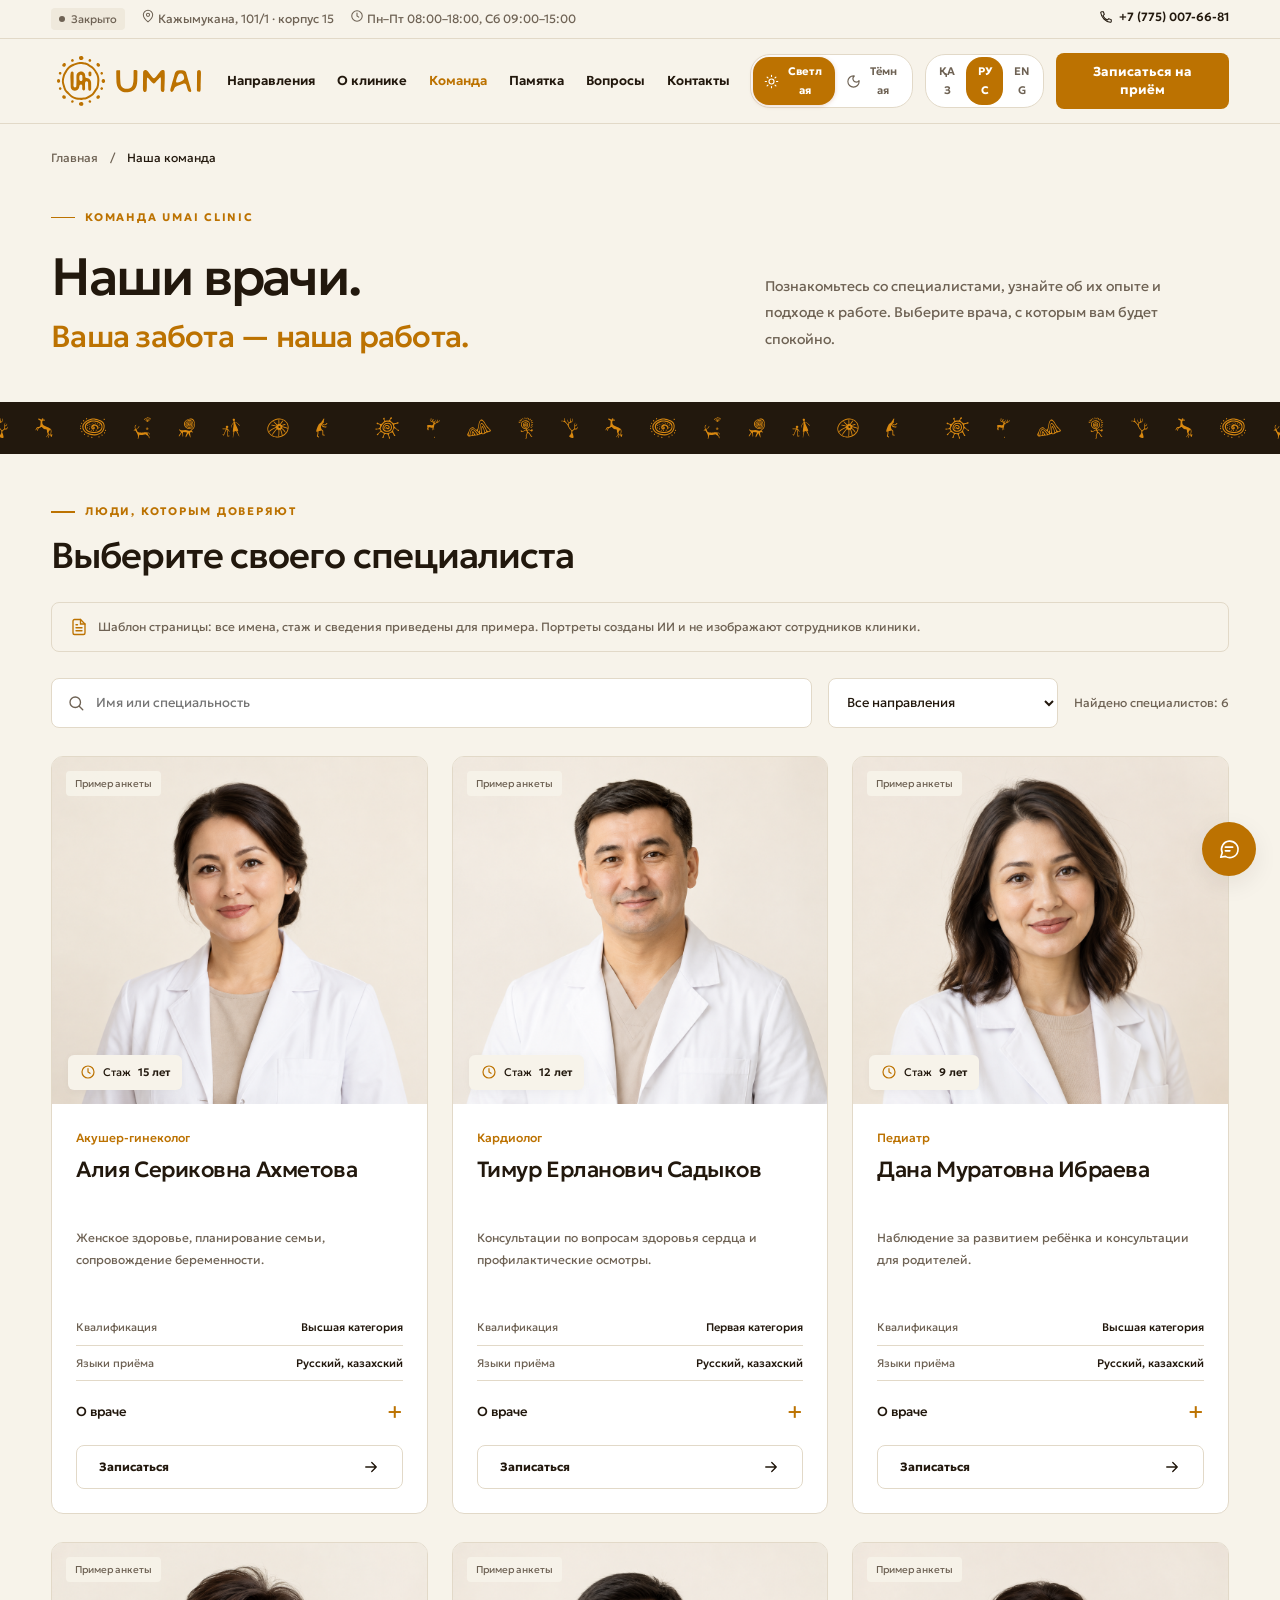
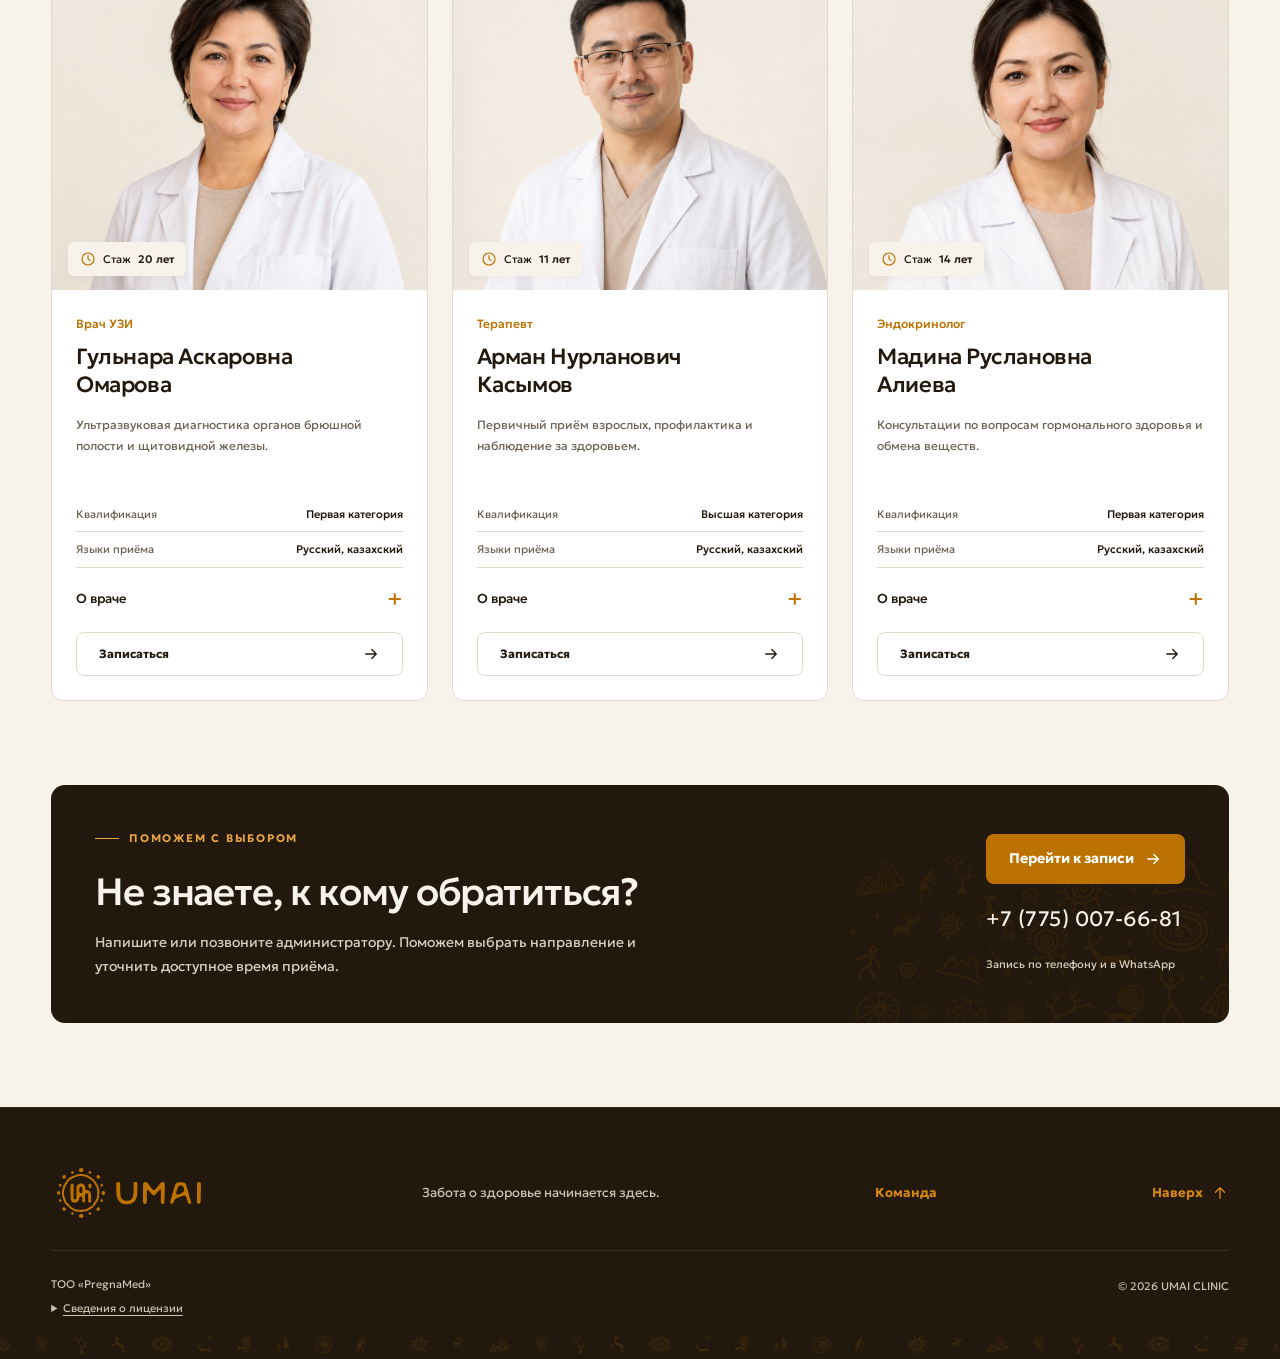
<file: clinic-site/team.html>
<!DOCTYPE html>
<html lang="ru" data-theme="light">
<head>
  <meta charset="utf-8">
  <script>document.documentElement.classList.add('js');</script>
  <meta name="viewport" content="width=device-width, initial-scale=1, viewport-fit=cover">
  <title>Наши врачи — UMAI CLINIC, Алматы</title>
  <meta name="description" content="Врачи UMAI CLINIC: фотографии, специальности, опыт работы и образование. Шаблон каталога специалистов.">
  <meta name="theme-color" content="#F7F3EA" id="meta-theme-color">
  <link rel="icon" href="favicon.svg" type="image/svg+xml">
  <link rel="canonical" href="https://umai-clinic.kz/team.html">
  <meta property="og:type" content="website">
  <meta property="og:title" content="Наши врачи — UMAI CLINIC, Алматы">
  <meta property="og:description" content="Врачи UMAI CLINIC: фотографии, специальности, опыт работы и образование. Шаблон каталога специалистов.">
  <meta property="og:url" content="https://umai-clinic.kz/team.html">
  <meta property="og:locale" content="ru_RU">
  <meta property="og:image" content="https://umai-clinic.kz/assets/img/og.jpg">
  <meta property="og:image:width" content="1200">
  <meta property="og:image:height" content="630">
  <meta name="twitter:card" content="summary_large_image">
  <link rel="preload" href="assets/fonts/geologica-cyrillic.woff2" as="font" type="font/woff2" crossorigin>
  <link rel="stylesheet" href="fonts.css">
  <link rel="stylesheet" href="styles.css">
  <link rel="stylesheet" href="team.css">
  <script src="content.js" defer></script>
  <script src="team-content.js" defer></script>
  <script src="app.js" defer></script>
  <script src="team.js" defer></script>
  <script type="application/ld+json">
  {"@context":"https://schema.org","@type":"AboutPage","name":"Наша команда — UMAI CLINIC, Алматы","url":"https://umai-clinic.kz/team.html","about":{"@type":"MedicalClinic","name":"UMAI CLINIC","url":"https://umai-clinic.kz/"}}
  </script>
</head>
<body id="top" class="team-page">
  <a class="skip" href="#main" data-i18n="skip">Перейти к содержимому</a>

  <!-- Petroglyph Symbols & Icons Defs -->
  <svg width="0" height="0" style="position:absolute" aria-hidden="true">
    <defs>
      <symbol id="sun" viewBox="0 0 345.39 357.99">
        <path fill="currentColor" d="M297.49,224.97C301.53,214.92 302.17,204.23 302.80,193.61C304.00,182.46 305.63,171.35 303.61,160.07C301.82,143.74 297.99,130.07 288.52,116.46C285.25,111.52 282.28,106.43 279.31,101.31C272.23,89.78 262.83,79.93 252.06,71.84C246.88,68.11 241.12,65.37 235.76,61.95C215.82,48.59 213.60,48.30 190.00,45.21C180.99,43.41 171.87,42.21 162.66,43.01C150.91,43.39 140.13,47.05 129.38,51.25C122.42,53.92 114.88,56.10 108.03,59.70C93.89,67.35 79.83,76.49 69.93,89.43C65.49,95.33 61.92,101.83 58.13,108.15C51.02,119.69 43.79,131.49 40.87,144.95C32.61,174.19 32.96,189.26 43.04,217.92C46.76,228.44 48.91,239.65 54.44,249.43C57.10,253.84 60.69,257.57 64.45,261.04C69.39,265.44 74.21,269.69 78.49,274.67C85.13,282.35 92.76,289.18 101.20,294.85C111.77,302.71 124.03,307.98 136.90,310.66C145.12,312.22 153.56,312.84 161.71,314.00C166.48,314.60 171.31,314.81 176.02,314.21L176.19,314.21C181.59,313.45 186.55,312.36 192.07,311.63C199.63,310.74 207.36,309.59 214.74,307.05C222.22,304.42 228.97,300.34 235.96,296.72C244.86,292.09 254.44,286.84 261.74,279.44C268.49,273.15 272.40,264.51 277.47,257.06C281.04,252.01 285.20,247.42 288.70,242.31C292.39,237.11 295.25,231.16 297.49,224.99L297.49,224.97ZM281.60,226.25C277.03,235.93 269.10,243.26 263.34,252.29C259.02,259.46 254.63,266.64 248.23,272.17C244.74,275.22 240.66,277.51 236.58,279.68C227.98,284.02 219.90,288.89 211.18,292.76C205.10,295.36 198.44,296.29 191.92,297.03C180.33,298.30 168.73,298.89 157.32,298.37L157.13,298.37C145.48,297.81 133.81,296.16 123.10,291.17C108.15,284.25 95.86,273.03 85.18,260.74C78.05,253.15 69.18,247.72 65.02,238.38C61.24,229.77 59.08,220.62 55.90,211.74C53.45,204.53 51.28,197.15 50.03,189.63C47.59,176.82 50.56,164.09 53.80,151.49C55.00,146.92 56.20,142.30 57.95,137.92C61.04,130.24 65.75,123.23 70.04,115.89C76.21,105.00 82.80,94.10 92.92,86.41C101.90,79.50 111.59,73.08 122.14,69.23C125.91,67.86 129.77,66.64 133.54,65.25C152.02,58.05 165.06,55.03 185.00,59.06C194.25,60.92 204.13,61.09 212.80,64.92C218.57,67.55 223.66,71.42 229.07,74.70C234.27,77.93 239.69,80.60 244.32,84.17C251.98,89.89 258.58,96.80 264.21,104.57C267.97,109.70 270.86,115.44 274.39,120.83C277.81,126.14 281.29,131.46 283.81,137.27C287.59,146.07 289.17,156.10 289.61,165.74C289.93,175.00 288.45,183.91 288.28,193.30C288.29,204.59 286.69,216.03 281.57,226.22L281.60,226.25Z M159.24,20.36C159.77,22.06 160.65,23.59 162.09,24.75C164.92,27.03 169.24,28.71 173.42,28.71C174.65,28.71 175.84,28.51 177.00,28.19C179.95,27.62 182.73,26.39 184.76,24.76C185.57,24.11 186.23,23.34 186.77,22.48C187.51,21.56 188.13,20.52 188.63,19.43C189.58,17.75 190.18,15.92 190.18,14.05C190.18,12.51 189.67,11.14 188.84,9.88C188.67,9.54 188.48,9.21 188.28,8.88C187.93,8.32 187.64,7.74 187.39,7.14C186.81,5.71 185.95,4.42 184.69,3.40C181.85,1.12 177.59,0.00 173.41,0.00C171.52,0.00 169.73,0.39 168.07,1.02C167.66,1.11 167.27,1.19 166.88,1.30C165.06,1.66 163.40,2.28 162.07,3.36C159.52,5.41 158.16,8.63 157.75,11.92C157.60,12.61 157.49,13.32 157.49,14.06C157.49,15.87 157.94,17.54 158.70,19.08C158.91,19.50 159.08,19.92 159.22,20.37L159.24,20.36Z M59.57,72.71C62.36,69.93 63.67,66.40 63.67,62.99C63.99,59.59 63.01,56.27 60.64,53.89C57.31,50.56 52.26,50.13 47.69,52.10C45.85,52.84 44.06,54.01 42.47,55.60C37.06,61.02 35.80,69.41 40.48,74.08C45.16,78.77 54.17,78.14 59.57,72.73L59.57,72.71Z M114.34,41.09C119.27,39.09 122.10,33.06 120.10,28.12C118.10,23.18 111.78,20.55 106.85,22.55C101.91,24.55 99.75,30.63 101.73,35.56C103.73,40.50 109.41,43.09 114.34,41.09Z M22.80,134.09C28.12,134.09 32.06,129.60 32.06,124.27C32.06,118.94 28.11,115.06 22.80,115.06C17.49,115.06 12.71,118.94 12.71,124.27C12.71,129.60 17.47,134.09 22.80,134.09Z M286.32,54.01C284.37,55.96 283.39,58.51 283.29,61.20C282.98,65.02 284.42,69.16 287.62,72.36C289.94,74.68 292.71,76.03 295.49,76.45C299.44,77.44 303.47,76.71 306.24,73.94C310.92,69.26 309.97,60.82 304.56,55.40C299.16,49.99 290.99,49.32 286.32,54.01Z M232.45,41.22C237.39,43.22 243.16,40.52 245.16,35.58C247.16,30.64 244.82,24.82 239.89,22.83C234.95,20.83 229.07,23.32 227.07,28.26C225.07,33.20 227.52,39.22 232.45,41.22Z M321.23,134.16C326.55,134.16 330.44,129.60 330.44,124.27C330.44,118.94 326.55,114.79 321.23,114.79C315.90,114.79 312.04,118.94 312.04,124.27C312.04,129.60 315.90,134.16 321.23,134.16Z M339.72,167.09C337.71,165.55 335.33,164.63 332.84,164.63C331.60,164.63 330.41,164.85 329.28,165.27C328.47,165.57 327.70,165.96 326.97,166.44C322.99,168.83 320.07,173.49 320.07,178.76C320.07,184.04 322.90,188.65 326.79,191.14C328.56,192.44 330.63,193.21 332.84,193.21C337.89,193.21 342.51,189.25 344.43,183.97C345.04,182.36 345.39,180.59 345.39,178.75C345.39,173.96 343.07,169.64 339.72,167.07L339.72,167.09Z M232.69,316.89C227.75,318.89 225.43,324.21 227.43,329.15C229.43,334.09 234.77,336.23 239.71,334.23C244.64,332.23 246.89,327.01 244.89,322.08C242.89,317.15 237.62,314.89 232.69,316.89Z M321.23,223.46C315.90,223.46 311.69,227.94 311.69,233.27C311.69,238.60 315.90,242.84 321.23,242.84C326.55,242.84 330.55,238.60 330.55,233.27C330.55,227.94 326.55,223.46 321.23,223.46Z M287.58,285.14C282.17,290.55 281.16,299.34 285.83,304.02C290.52,308.71 298.92,307.33 304.33,301.91C309.74,296.50 310.15,289.05 305.47,284.37C300.79,279.68 292.98,279.72 287.57,285.14L287.58,285.14Z M114.11,316.99C109.18,314.99 104.13,317.22 102.15,322.15C100.15,327.09 102.15,332.40 107.08,334.38C112.02,336.38 117.26,334.02 119.26,329.08C121.26,324.14 119.05,318.99 114.11,316.99Z M22.80,223.83C17.47,223.83 13.45,227.94 13.45,233.27C13.45,238.60 17.49,242.78 22.80,242.78C28.11,242.78 32.53,238.59 32.53,233.27C32.53,227.95 28.11,223.83 22.80,223.83Z M187.39,336.52C186.81,335.11 185.96,333.84 184.72,332.84C183.68,332.01 182.44,331.40 181.08,330.97C179.99,330.62 178.92,330.26 177.85,329.84C176.46,329.30 174.97,328.96 173.41,328.96C169.23,328.96 165.55,331.31 162.73,333.59C159.61,336.09 157.67,339.52 157.67,343.49C157.67,346.09 158.61,348.36 160.12,350.32C160.76,351.44 161.63,352.46 162.74,353.37C163.61,354.07 164.56,354.66 165.57,355.15C167.85,356.70 170.46,357.99 173.41,357.99C175.11,357.99 176.71,357.57 178.20,356.91C179.10,356.52 179.99,356.13 180.92,355.80C182.24,355.34 183.46,354.71 184.49,353.87C185.77,352.85 186.66,351.59 187.29,350.18C187.58,349.52 187.89,348.88 188.23,348.25C189.01,346.79 189.48,345.21 189.48,343.48C189.48,341.74 189.06,340.25 188.37,338.80C188.00,338.05 187.69,337.28 187.39,336.50L187.39,336.52Z M22.56,178.78C22.56,171.12 17.79,164.66 11.17,164.66C4.54,164.66 0.00,171.11 0.00,178.78C0.00,186.44 4.56,191.89 11.17,191.89C17.78,191.89 22.56,186.44 22.56,178.78Z M59.36,285.04C54.71,280.38 47.82,279.39 43.00,282.16C42.21,282.59 41.47,283.13 40.79,283.81C40.16,284.44 39.64,285.12 39.21,285.86C36.26,290.76 37.00,297.99 41.70,302.71C44.62,305.63 48.35,306.85 51.90,306.63C55.14,306.92 58.29,305.97 60.61,303.66C62.93,301.35 63.85,298.08 63.45,294.80C63.50,291.42 62.19,287.89 59.35,285.05L59.36,285.04Z M245.23,197.78C246.11,186.75 242.75,177.52 237.34,170.27C231.92,162.99 224.14,159.13 212.67,158.08C212.02,158.08 212.30,157.87 212.20,157.86C195.44,154.47 210.09,135.15 193.99,119.57C185.32,110.84 172.73,109.67 162.31,112.74C151.93,115.80 142.80,123.79 140.23,135.85C139.02,144.93 139.92,158.83 140.06,173.36C140.20,186.33 139.15,199.82 138.86,210.90C139.08,215.43 138.94,219.43 135.56,222.54C131.67,226.16 124.99,225.62 121.59,221.59C119.58,219.34 118.27,216.10 118.41,213.31C118.24,208.37 119.36,196.08 119.47,181.85C119.54,171.70 119.44,160.55 119.43,150.39C119.41,136.19 119.58,123.58 118.94,118.62C115.68,108.74 101.52,109.21 98.42,119.50C97.80,125.20 95.87,136.83 95.92,150.67C95.94,160.55 97.29,171.46 97.36,181.99C97.44,193.54 98.40,204.66 98.24,213.36C97.40,227.42 102.95,239.94 113.15,245.64C123.43,251.36 137.25,249.95 148.54,241.11C154.43,236.35 158.48,229.49 159.68,221.77C160.45,217.35 160.86,212.91 162.79,209.12C167.55,199.90 179.94,202.85 181.17,212.65C181.80,219.04 180.87,227.31 181.03,233.58C180.32,240.64 184.96,247.65 193.08,246.80C199.44,246.24 202.18,240.69 201.66,235.01C201.66,228.67 201.28,209.77 201.28,199.44C201.46,195.20 201.76,191.63 202.97,187.73C205.21,179.98 215.82,177.73 220.88,184.69C224.44,189.59 223.24,193.70 223.48,199.23C223.48,209.96 224.57,228.35 224.57,234.85C224.01,240.76 227.04,248.23 233.65,248.55C238.87,249.01 244.07,244.37 245.16,239.44C246.15,227.48 244.89,210.42 245.20,197.75L245.23,197.78ZM182.69,170.51C182.03,181.08 167.15,183.11 162.69,173.05C161.15,169.67 160.38,166.88 160.31,162.15C160.35,156.54 160.63,150.46 160.82,145.00C161.28,132.59 177.98,129.54 181.73,141.63C182.71,144.65 182.23,149.97 182.34,154.19C182.26,158.98 182.93,166.84 182.71,170.52L182.69,170.51Z M246.84,135.28C247.13,132.82 247.14,129.71 247.17,126.77C247.17,123.27 247.34,120.01 245.95,117.08C244.36,113.52 241.33,111.20 236.70,110.89C232.77,110.63 228.75,113.56 227.20,117.19C225.11,122.48 226.36,125.44 226.33,134.54C226.29,148.54 245.24,149.31 246.84,135.28Z"/>
      </symbol>
      <symbol id="deer" viewBox="0 0 62 50">
        <g fill="none" stroke="currentColor" stroke-width="2.6" stroke-linecap="round" stroke-linejoin="round">
          <path d="M12 26 L7 22"/>
          <path d="M16 31 L14 45 M21 32 L22 45 M40 32 L38 45 M45 30 L48 45"/>
          <path d="M51 15 L46 4 M48.5 9 L42 7.5 M51 15 L57 4 M54.5 8.5 L60 8"/>
        </g>
        <path fill="currentColor" d="M12 24 C20 19.5 37 19.5 45 23 L50 13 L55.5 12.5 L55 17.5 L50.5 18.5 L48 29 C40 33.5 22 33.5 14 31 C11 29.5 10.5 26 12 24 Z"/>
      </symbol>
      <symbol id="man" viewBox="0 0 40 48">
        <circle cx="20" cy="7" r="4.4" fill="currentColor"/>
        <g fill="none" stroke="currentColor" stroke-width="2.6" stroke-linecap="round" stroke-linejoin="round">
          <path d="M20 12 V30 M7 8 L11 18 L20 15.5 L29 18 L33 8 M20 30 L12 44 M20 30 L28 44"/>
        </g>
      </symbol>
      <symbol id="i-arrow" viewBox="0 0 24 24"><path d="M5 12h14m-6-6 6 6-6 6" fill="none" stroke="currentColor" stroke-width="1.8" stroke-linecap="round" stroke-linejoin="round"/></symbol>
      <symbol id="i-up" viewBox="0 0 24 24"><path d="M12 19V5m-6 6 6-6 6 6" fill="none" stroke="currentColor" stroke-width="1.8" stroke-linecap="round" stroke-linejoin="round"/></symbol>
      <symbol id="i-phone" viewBox="0 0 24 24"><path d="M21 16.5v3a1.5 1.5 0 0 1-1.7 1.5A19.5 19.5 0 0 1 3 4.7 1.5 1.5 0 0 1 4.5 3h3l1.6 4.5-2.3 2.1a16 16 0 0 0 7.6 7.6l2.1-2.3Z" fill="none" stroke="currentColor" stroke-width="1.8" stroke-linecap="round" stroke-linejoin="round"/></symbol>
      <symbol id="i-chat" viewBox="0 0 24 24"><path d="m3 21 1.6-5A9 9 0 1 1 8 20Z" fill="none" stroke="currentColor" stroke-width="1.8" stroke-linecap="round" stroke-linejoin="round"/><path d="M8 10h8m-8 4h5" fill="none" stroke="currentColor" stroke-width="1.8" stroke-linecap="round"/></symbol>
      <symbol id="i-pin" viewBox="0 0 24 24"><path d="M20 10c0 6-8 12-8 12S4 16 4 10a8 8 0 1 1 16 0Z" fill="none" stroke="currentColor" stroke-width="1.8"/><circle cx="12" cy="10" r="2.7" fill="none" stroke="currentColor" stroke-width="1.8"/></symbol>
      <symbol id="i-clock" viewBox="0 0 24 24"><circle cx="12" cy="12" r="9" fill="none" stroke="currentColor" stroke-width="1.8"/><path d="M12 7v5l3 2" fill="none" stroke="currentColor" stroke-width="1.8" stroke-linecap="round"/></symbol>
      <symbol id="i-check" viewBox="0 0 24 24"><path d="m4 12 5 5L20 7" fill="none" stroke="currentColor" stroke-width="2" stroke-linecap="round" stroke-linejoin="round"/></symbol>
      <symbol id="i-heart" viewBox="0 0 24 24"><path d="M20.8 5.6c-2.2-2.3-5.5-2-8.8 1.4-3.3-3.4-6.6-3.7-8.8-1.4C-1 10 6.8 16.5 12 21c5.2-4.5 13-11 8.8-15.4Z" fill="none" stroke="currentColor" stroke-width="1.8" stroke-linejoin="round"/></symbol>
      <symbol id="i-cross" viewBox="0 0 24 24"><path d="M8 3h8v5h5v8h-5v5H8v-5H3V8h5Z" fill="none" stroke="currentColor" stroke-width="1.8" stroke-linejoin="round"/></symbol>
      <symbol id="i-pulse" viewBox="0 0 24 24"><path d="M2 12h5l3-8 4 16 3-8h5" fill="none" stroke="currentColor" stroke-width="1.8" stroke-linecap="round" stroke-linejoin="round"/></symbol>
      <symbol id="i-lab" viewBox="0 0 24 24"><path d="M9 3h6m-5 0v6L4 19a1.3 1.3 0 0 0 1.2 2h13.6a1.3 1.3 0 0 0 1.2-2L14 9V3M7 14h10" fill="none" stroke="currentColor" stroke-width="1.8" stroke-linecap="round" stroke-linejoin="round"/></symbol>
      <symbol id="i-leaf" viewBox="0 0 24 24"><path d="M20 3C9 1 2 6 4 14s17 7 16-11ZM3 22 15 9" fill="none" stroke="currentColor" stroke-width="1.8" stroke-linecap="round" stroke-linejoin="round"/></symbol>
      <symbol id="i-menu" viewBox="0 0 24 24"><path d="M4 7h16M4 12h16M4 17h16" fill="none" stroke="currentColor" stroke-width="1.8" stroke-linecap="round"/></symbol>
      <symbol id="i-close" viewBox="0 0 24 24"><path d="m6 6 12 12M6 18 18 6" fill="none" stroke="currentColor" stroke-width="1.8" stroke-linecap="round"/></symbol>
      <symbol id="i-sun" viewBox="0 0 24 24"><circle cx="12" cy="12" r="4" fill="none" stroke="currentColor" stroke-width="1.8"/><path d="M12 2v2m0 16v2M4.93 4.93l1.41 1.41m11.32 11.32 1.41 1.41M2 12h2m16 0h2M6.34 17.66l-1.41 1.41m14.14-14.14-1.41 1.41" fill="none" stroke="currentColor" stroke-width="1.8" stroke-linecap="round"/></symbol>
      <symbol id="i-moon" viewBox="0 0 24 24"><path d="M12 3a9 9 0 1 0 9 9c0-.46-.04-.92-.1-1.36a5.39 5.39 0 0 1-4.4 2.26 5.4 5.4 0 0 1-3.14-9.8c-.44-.06-.9-.1-1.36-.1Z" fill="none" stroke="currentColor" stroke-width="1.8" stroke-linecap="round" stroke-linejoin="round"/></symbol>
      <symbol id="i-star" viewBox="0 0 24 24"><path d="m12 2 3.09 6.26L22 9.27l-5 4.87 1.18 6.88L12 17.77l-6.18 3.25L7 14.14 2 9.27l6.91-1.01L12 2Z" fill="currentColor"/></symbol>
      <symbol id="i-search" viewBox="0 0 24 24"><circle cx="11" cy="11" r="7" fill="none" stroke="currentColor" stroke-width="1.8"/><path d="m21 21-4.35-4.35" fill="none" stroke="currentColor" stroke-width="1.8" stroke-linecap="round"/></symbol>
      <symbol id="i-doc" viewBox="0 0 24 24"><path d="M14 2H6a2 2 0 0 0-2 2v16a2 2 0 0 0 2 2h12a2 2 0 0 0 2-2V8z" fill="none" stroke="currentColor" stroke-width="1.8"/><path d="M14 2v6h6M16 13H8M16 17H8M10 9H8" fill="none" stroke="currentColor" stroke-width="1.8" stroke-linecap="round"/></symbol>
      <symbol id="i-car" viewBox="0 0 24 24"><path d="M19 17h2c.6 0 1-.4 1-1v-3c0-.9-.7-1.7-1.5-1.9C18.7 10.6 16 10 16 10s-1.3-1.4-2.2-2.3c-.5-.4-1.1-.7-1.8-.7H5c-.6 0-1.1.4-1.4.9l-1.5 2.5C2 10.6 2 11 2 11.4V16c0 .6.4 1 1 1h2" fill="none" stroke="currentColor" stroke-width="1.8" stroke-linecap="round"/><circle cx="7" cy="17" r="2" fill="none" stroke="currentColor" stroke-width="1.8"/><circle cx="17" cy="17" r="2" fill="none" stroke="currentColor" stroke-width="1.8"/></symbol>
      <symbol id="i-bus" viewBox="0 0 24 24"><rect width="16" height="16" x="4" y="3" rx="2" fill="none" stroke="currentColor" stroke-width="1.8"/><path d="M4 11h16M8 15h.01M16 15h.01M6 19v2M18 19v2" fill="none" stroke="currentColor" stroke-width="1.8" stroke-linecap="round"/></symbol>
    </defs>
  </svg>

  <!-- Topline -->
  <div class="topline">
    <div class="wrap">
      <div class="topline-left">
        <span class="topline-badge" id="topline-status">Открыто</span>
        <span><svg class="icon" style="width:14px;height:14px;display:inline" aria-hidden="true"><use href="#i-pin"/></svg> <span data-i18n="heroLocation">Кажымукана, 101/1 · корпус 15</span></span>
        <span><svg class="icon" style="width:14px;height:14px;display:inline" aria-hidden="true"><use href="#i-clock"/></svg> <span data-i18n="toplineSchedule">Пн–Пт 08:00–18:00, Сб 09:00–15:00</span></span>
      </div>
      <div>
        <a href="tel:+77750076681"><svg class="icon" style="width:14px;height:14px" aria-hidden="true"><use href="#i-phone"/></svg> +7 (775) 007-66-81</a>
      </div>
    </div>
  </div>

  <!-- Header -->
  <header class="site-header">
    <div class="wrap header-row">
      <a class="brand" href="index.html" aria-label="UMAI CLINIC">
          <img class="brand-logo" src="assets/img/logo-horizontal.svg" alt="UMAI CLINIC" width="144" height="50">
      </a>

      <nav class="site-nav" id="site-nav" aria-label="Основная навигация" data-i18n-aria="navLabel">
        <a href="index.html#services" data-i18n="navServices">Направления</a>
        <a href="index.html#about" data-i18n="navAbout">О клинике</a>
        <a href="team.html" aria-current="page" data-i18n="navTeam">Команда</a>
        <a href="index.html#guide" data-i18n="navGuide">Памятка</a>
        <a href="index.html#faq" data-i18n="navFaq">Вопросы</a>
        <a href="index.html#contacts" data-i18n="navContacts">Контакты</a>
        <div class="nav-theme-row">
          <span data-i18n="themeLabel">Тема оформления</span>
          <div class="theme-switch" role="group" aria-label="Тема оформления" data-i18n-aria="themeLabel">
            <button type="button" class="theme-btn" data-set-theme="light" aria-pressed="true" data-i18n-aria="themeLightFull">
              <svg class="icon" aria-hidden="true"><use href="#i-sun"/></svg>
              <span class="theme-btn-text" data-i18n="themeLight">Светлая</span>
            </button>
            <button type="button" class="theme-btn" data-set-theme="dark" aria-pressed="false" data-i18n-aria="themeDarkFull">
              <svg class="icon" aria-hidden="true"><use href="#i-moon"/></svg>
              <span class="theme-btn-text" data-i18n="themeDark">Тёмная</span>
            </button>
          </div>
        </div>
      </nav>

      <div class="header-tools">
        <!-- Theme Switcher -->
        <div class="theme-switch" role="group" aria-label="Тема оформления" data-i18n-aria="themeLabel">
          <button type="button" class="theme-btn" data-set-theme="light" aria-pressed="true" title="Светлая тема" aria-label="Светлая тема" data-i18n-aria="themeLightFull">
            <svg class="icon" aria-hidden="true"><use href="#i-sun"/></svg>
            <span class="theme-btn-text" data-i18n="themeLight">Светлая</span>
          </button>
          <button type="button" class="theme-btn" data-set-theme="dark" aria-pressed="false" title="Тёмная тема" aria-label="Тёмная тема" data-i18n-aria="themeDarkFull">
            <svg class="icon" aria-hidden="true"><use href="#i-moon"/></svg>
            <span class="theme-btn-text" data-i18n="themeDark">Тёмная</span>
          </button>
        </div>

        <!-- Language switcher -->
        <div class="langs" role="group" aria-label="Тіл / Язык / Language">
          <button type="button" data-lang="kk" lang="kk" aria-label="Қазақша" aria-pressed="false">ҚАЗ</button>
          <button type="button" data-lang="ru" lang="ru" aria-label="Русский" aria-pressed="true">РУС</button>
          <button type="button" data-lang="en" lang="en" aria-label="English" aria-pressed="false">ENG</button>
        </div>

        <a class="btn btn-primary header-book" href="index.html#appointment" data-i18n="book">Записаться на приём</a>

        <button class="menu-toggle" id="menu-toggle" type="button" aria-controls="site-nav" aria-expanded="false" aria-label="Открыть меню">
          <svg class="icon menu-icon" aria-hidden="true"><use href="#i-menu"/></svg>
          <svg class="icon close-icon" aria-hidden="true"><use href="#i-close"/></svg>
        </button>
      </div>
    </div>
  </header>

  <main id="main" tabindex="-1">
    <nav class="wrap team-breadcrumbs" aria-label="Наша команда" data-i18n-aria="teamBreadcrumb">
      <a href="index.html" data-i18n="teamHome">Главная</a><span aria-hidden="true">/</span><span aria-current="page" data-i18n="teamBreadcrumb">Наша команда</span>
    </nav>
    <section class="wrap doctors-hero" aria-labelledby="team-title">
      <div><p class="eyebrow" data-i18n="teamEyebrow">Команда UMAI CLINIC</p>
        <h1 id="team-title"><span data-i18n="teamTitle">Наши врачи.</span><span class="accent" data-i18n="teamAccent">Ваша забота — наша работа.</span></h1>
      </div>
      <p class="team-lead" data-i18n="teamLead">Познакомьтесь со специалистами, узнайте об их опыте и подходе к работе. Выберите врача, с которым вам будет спокойно.</p>
    </section>
    <div class="team-frieze" aria-hidden="true"></div>
    <section class="section doctor-section" id="team" aria-labelledby="catalog-title">
      <div class="wrap">
        <div class="catalog-heading"><div><p class="eyebrow" data-i18n="catalogEyebrow">Люди, которым доверяют</p><h2 id="catalog-title" data-i18n="catalogTitle">Выберите своего специалиста</h2></div></div>
        <p class="demo-notice"><svg class="icon" aria-hidden="true"><use href="#i-doc"/></svg><span data-i18n="demoNotice">Шаблон страницы: все имена, стаж и сведения приведены для примера. Портреты созданы ИИ и не изображают сотрудников клиники.</span></p>
        <div class="doctor-toolbar js-only">
          <label class="doctor-search"><span class="sr-only" data-i18n="searchLabel">Поиск врача</span><svg class="icon" aria-hidden="true"><use href="#i-search"/></svg><input type="search" id="doctor-search" placeholder="Имя или специальность" data-i18n-placeholder="searchPlaceholder" autocomplete="off" aria-controls="doctor-grid"></label>
          <label class="doctor-select"><span class="sr-only" data-i18n="specialtyLabel">Направление</span><select id="doctor-specialty" aria-controls="doctor-grid"><option value="all" data-i18n="filterAll">Все направления</option><option value="doctor-1" data-i18n="doctor-1-specialty">Акушер-гинеколог</option><option value="doctor-2" data-i18n="doctor-2-specialty">Кардиолог</option><option value="doctor-3" data-i18n="doctor-3-specialty">Педиатр</option><option value="doctor-4" data-i18n="doctor-4-specialty">Врач УЗИ</option><option value="doctor-5" data-i18n="doctor-5-specialty">Терапевт</option><option value="doctor-6" data-i18n="doctor-6-specialty">Эндокринолог</option></select></label>
          <p id="doctor-count" class="doctor-count" role="status" aria-live="polite"></p>
        </div>
        <div class="doctor-grid" id="doctor-grid">
          <article class="doctor-card" data-doctor="doctor-1" aria-labelledby="doctor-1-name">
            <div class="doctor-portrait"><img src="assets/img/team/doctor-1.png" alt="Демонстрационный портрет, созданный ИИ: Алия Сериковна Ахметова" data-i18n-alt="doctor-1-alt" width="1024" height="1536" loading="eager" decoding="async"><span class="doctor-demo" data-i18n="demoBadge">Пример анкеты</span><div class="doctor-experience"><svg class="icon" aria-hidden="true"><use href="#i-clock"/></svg><span data-i18n="experienceLabel">Стаж</span><strong data-i18n="doctor-1-experience">15 лет</strong></div></div>
            <div class="doctor-info">
              <p class="doctor-specialty" data-i18n="doctor-1-specialty">Акушер-гинеколог</p>
              <h3 id="doctor-1-name" data-i18n="doctor-1-name">Алия Сериковна Ахметова</h3>
              <p class="doctor-focus" data-i18n="doctor-1-focus">Женское здоровье, планирование семьи, сопровождение беременности.</p>
              <dl class="doctor-facts"><div><dt data-i18n="categoryLabel">Квалификация</dt><dd data-i18n="doctor-1-category">Высшая категория</dd></div><div><dt data-i18n="languagesLabel">Языки приёма</dt><dd data-i18n="doctor-1-languages">Русский, казахский</dd></div></dl>
              <details class="doctor-details"><summary><span data-i18n="aboutDoctor">О враче</span><span class="doctor-plus" aria-hidden="true">+</span></summary><div class="doctor-biography"><h4 data-i18n="educationLabel">Образование</h4><p data-i18n="doctor-1-education">Медицинский университет · лечебное дело. Интернатура и профильная специализация.</p><h4 data-i18n="practiceLabel">Опыт работы</h4><p data-i18n="doctor-1-practice">15 лет клинической практики. Амбулаторный приём и работа в многопрофильном медицинском центре.</p><h4 data-i18n="focusLabel">Специализация</h4><p data-i18n="doctor-1-focus">Женское здоровье, планирование семьи, сопровождение беременности.</p><h4 data-i18n="trainingLabel">Повышение квалификации</h4><p data-i18n="doctor-1-training">Профильные курсы и участие в медицинских конференциях. Названия и даты — для заполнения.</p></div></details>
              <a class="btn btn-outline doctor-book" href="index.html#appointment"><span data-i18n="bookDoctor">Записаться</span><svg class="icon" aria-hidden="true"><use href="#i-arrow"/></svg></a>
            </div>
          </article>
          <article class="doctor-card" data-doctor="doctor-2" aria-labelledby="doctor-2-name">
            <div class="doctor-portrait"><img src="assets/img/team/doctor-2.png" alt="Демонстрационный портрет, созданный ИИ: Тимур Ерланович Садыков" data-i18n-alt="doctor-2-alt" width="1024" height="1536" loading="eager" decoding="async"><span class="doctor-demo" data-i18n="demoBadge">Пример анкеты</span><div class="doctor-experience"><svg class="icon" aria-hidden="true"><use href="#i-clock"/></svg><span data-i18n="experienceLabel">Стаж</span><strong data-i18n="doctor-2-experience">12 лет</strong></div></div>
            <div class="doctor-info">
              <p class="doctor-specialty" data-i18n="doctor-2-specialty">Кардиолог</p>
              <h3 id="doctor-2-name" data-i18n="doctor-2-name">Тимур Ерланович Садыков</h3>
              <p class="doctor-focus" data-i18n="doctor-2-focus">Консультации по вопросам здоровья сердца и профилактические осмотры.</p>
              <dl class="doctor-facts"><div><dt data-i18n="categoryLabel">Квалификация</dt><dd data-i18n="doctor-2-category">Первая категория</dd></div><div><dt data-i18n="languagesLabel">Языки приёма</dt><dd data-i18n="doctor-2-languages">Русский, казахский</dd></div></dl>
              <details class="doctor-details"><summary><span data-i18n="aboutDoctor">О враче</span><span class="doctor-plus" aria-hidden="true">+</span></summary><div class="doctor-biography"><h4 data-i18n="educationLabel">Образование</h4><p data-i18n="doctor-2-education">Медицинский университет · лечебное дело. Интернатура и профильная специализация.</p><h4 data-i18n="practiceLabel">Опыт работы</h4><p data-i18n="doctor-2-practice">12 лет клинической практики. Амбулаторный приём и работа в многопрофильном медицинском центре.</p><h4 data-i18n="focusLabel">Специализация</h4><p data-i18n="doctor-2-focus">Консультации по вопросам здоровья сердца и профилактические осмотры.</p><h4 data-i18n="trainingLabel">Повышение квалификации</h4><p data-i18n="doctor-2-training">Профильные курсы и участие в медицинских конференциях. Названия и даты — для заполнения.</p></div></details>
              <a class="btn btn-outline doctor-book" href="index.html#appointment"><span data-i18n="bookDoctor">Записаться</span><svg class="icon" aria-hidden="true"><use href="#i-arrow"/></svg></a>
            </div>
          </article>
          <article class="doctor-card" data-doctor="doctor-3" aria-labelledby="doctor-3-name">
            <div class="doctor-portrait"><img src="assets/img/team/doctor-3.png" alt="Демонстрационный портрет, созданный ИИ: Дана Муратовна Ибраева" data-i18n-alt="doctor-3-alt" width="1024" height="1536" loading="eager" decoding="async"><span class="doctor-demo" data-i18n="demoBadge">Пример анкеты</span><div class="doctor-experience"><svg class="icon" aria-hidden="true"><use href="#i-clock"/></svg><span data-i18n="experienceLabel">Стаж</span><strong data-i18n="doctor-3-experience">9 лет</strong></div></div>
            <div class="doctor-info">
              <p class="doctor-specialty" data-i18n="doctor-3-specialty">Педиатр</p>
              <h3 id="doctor-3-name" data-i18n="doctor-3-name">Дана Муратовна Ибраева</h3>
              <p class="doctor-focus" data-i18n="doctor-3-focus">Наблюдение за развитием ребёнка и консультации для родителей.</p>
              <dl class="doctor-facts"><div><dt data-i18n="categoryLabel">Квалификация</dt><dd data-i18n="doctor-3-category">Высшая категория</dd></div><div><dt data-i18n="languagesLabel">Языки приёма</dt><dd data-i18n="doctor-3-languages">Русский, казахский</dd></div></dl>
              <details class="doctor-details"><summary><span data-i18n="aboutDoctor">О враче</span><span class="doctor-plus" aria-hidden="true">+</span></summary><div class="doctor-biography"><h4 data-i18n="educationLabel">Образование</h4><p data-i18n="doctor-3-education">Медицинский университет · лечебное дело. Интернатура и профильная специализация.</p><h4 data-i18n="practiceLabel">Опыт работы</h4><p data-i18n="doctor-3-practice">9 лет клинической практики. Амбулаторный приём и работа в многопрофильном медицинском центре.</p><h4 data-i18n="focusLabel">Специализация</h4><p data-i18n="doctor-3-focus">Наблюдение за развитием ребёнка и консультации для родителей.</p><h4 data-i18n="trainingLabel">Повышение квалификации</h4><p data-i18n="doctor-3-training">Профильные курсы и участие в медицинских конференциях. Названия и даты — для заполнения.</p></div></details>
              <a class="btn btn-outline doctor-book" href="index.html#appointment"><span data-i18n="bookDoctor">Записаться</span><svg class="icon" aria-hidden="true"><use href="#i-arrow"/></svg></a>
            </div>
          </article>
          <article class="doctor-card" data-doctor="doctor-4" aria-labelledby="doctor-4-name">
            <div class="doctor-portrait"><img src="assets/img/team/doctor-4.png" alt="Демонстрационный портрет, созданный ИИ: Гульнара Аскаровна Омарова" data-i18n-alt="doctor-4-alt" width="1024" height="1536" loading="lazy" decoding="async"><span class="doctor-demo" data-i18n="demoBadge">Пример анкеты</span><div class="doctor-experience"><svg class="icon" aria-hidden="true"><use href="#i-clock"/></svg><span data-i18n="experienceLabel">Стаж</span><strong data-i18n="doctor-4-experience">20 лет</strong></div></div>
            <div class="doctor-info">
              <p class="doctor-specialty" data-i18n="doctor-4-specialty">Врач УЗИ</p>
              <h3 id="doctor-4-name" data-i18n="doctor-4-name">Гульнара Аскаровна Омарова</h3>
              <p class="doctor-focus" data-i18n="doctor-4-focus">Ультразвуковая диагностика органов брюшной полости и щитовидной железы.</p>
              <dl class="doctor-facts"><div><dt data-i18n="categoryLabel">Квалификация</dt><dd data-i18n="doctor-4-category">Первая категория</dd></div><div><dt data-i18n="languagesLabel">Языки приёма</dt><dd data-i18n="doctor-4-languages">Русский, казахский</dd></div></dl>
              <details class="doctor-details"><summary><span data-i18n="aboutDoctor">О враче</span><span class="doctor-plus" aria-hidden="true">+</span></summary><div class="doctor-biography"><h4 data-i18n="educationLabel">Образование</h4><p data-i18n="doctor-4-education">Медицинский университет · лечебное дело. Интернатура и профильная специализация.</p><h4 data-i18n="practiceLabel">Опыт работы</h4><p data-i18n="doctor-4-practice">20 лет клинической практики. Амбулаторный приём и работа в многопрофильном медицинском центре.</p><h4 data-i18n="focusLabel">Специализация</h4><p data-i18n="doctor-4-focus">Ультразвуковая диагностика органов брюшной полости и щитовидной железы.</p><h4 data-i18n="trainingLabel">Повышение квалификации</h4><p data-i18n="doctor-4-training">Профильные курсы и участие в медицинских конференциях. Названия и даты — для заполнения.</p></div></details>
              <a class="btn btn-outline doctor-book" href="index.html#appointment"><span data-i18n="bookDoctor">Записаться</span><svg class="icon" aria-hidden="true"><use href="#i-arrow"/></svg></a>
            </div>
          </article>
          <article class="doctor-card" data-doctor="doctor-5" aria-labelledby="doctor-5-name">
            <div class="doctor-portrait"><img src="assets/img/team/doctor-5.png" alt="Демонстрационный портрет, созданный ИИ: Арман Нурланович Касымов" data-i18n-alt="doctor-5-alt" width="1024" height="1536" loading="lazy" decoding="async"><span class="doctor-demo" data-i18n="demoBadge">Пример анкеты</span><div class="doctor-experience"><svg class="icon" aria-hidden="true"><use href="#i-clock"/></svg><span data-i18n="experienceLabel">Стаж</span><strong data-i18n="doctor-5-experience">11 лет</strong></div></div>
            <div class="doctor-info">
              <p class="doctor-specialty" data-i18n="doctor-5-specialty">Терапевт</p>
              <h3 id="doctor-5-name" data-i18n="doctor-5-name">Арман Нурланович Касымов</h3>
              <p class="doctor-focus" data-i18n="doctor-5-focus">Первичный приём взрослых, профилактика и наблюдение за здоровьем.</p>
              <dl class="doctor-facts"><div><dt data-i18n="categoryLabel">Квалификация</dt><dd data-i18n="doctor-5-category">Высшая категория</dd></div><div><dt data-i18n="languagesLabel">Языки приёма</dt><dd data-i18n="doctor-5-languages">Русский, казахский</dd></div></dl>
              <details class="doctor-details"><summary><span data-i18n="aboutDoctor">О враче</span><span class="doctor-plus" aria-hidden="true">+</span></summary><div class="doctor-biography"><h4 data-i18n="educationLabel">Образование</h4><p data-i18n="doctor-5-education">Медицинский университет · лечебное дело. Интернатура и профильная специализация.</p><h4 data-i18n="practiceLabel">Опыт работы</h4><p data-i18n="doctor-5-practice">11 лет клинической практики. Амбулаторный приём и работа в многопрофильном медицинском центре.</p><h4 data-i18n="focusLabel">Специализация</h4><p data-i18n="doctor-5-focus">Первичный приём взрослых, профилактика и наблюдение за здоровьем.</p><h4 data-i18n="trainingLabel">Повышение квалификации</h4><p data-i18n="doctor-5-training">Профильные курсы и участие в медицинских конференциях. Названия и даты — для заполнения.</p></div></details>
              <a class="btn btn-outline doctor-book" href="index.html#appointment"><span data-i18n="bookDoctor">Записаться</span><svg class="icon" aria-hidden="true"><use href="#i-arrow"/></svg></a>
            </div>
          </article>
          <article class="doctor-card" data-doctor="doctor-6" aria-labelledby="doctor-6-name">
            <div class="doctor-portrait"><img src="assets/img/team/doctor-6.png" alt="Демонстрационный портрет, созданный ИИ: Мадина Руслановна Алиева" data-i18n-alt="doctor-6-alt" width="1024" height="1536" loading="lazy" decoding="async"><span class="doctor-demo" data-i18n="demoBadge">Пример анкеты</span><div class="doctor-experience"><svg class="icon" aria-hidden="true"><use href="#i-clock"/></svg><span data-i18n="experienceLabel">Стаж</span><strong data-i18n="doctor-6-experience">14 лет</strong></div></div>
            <div class="doctor-info">
              <p class="doctor-specialty" data-i18n="doctor-6-specialty">Эндокринолог</p>
              <h3 id="doctor-6-name" data-i18n="doctor-6-name">Мадина Руслановна Алиева</h3>
              <p class="doctor-focus" data-i18n="doctor-6-focus">Консультации по вопросам гормонального здоровья и обмена веществ.</p>
              <dl class="doctor-facts"><div><dt data-i18n="categoryLabel">Квалификация</dt><dd data-i18n="doctor-6-category">Первая категория</dd></div><div><dt data-i18n="languagesLabel">Языки приёма</dt><dd data-i18n="doctor-6-languages">Русский, казахский</dd></div></dl>
              <details class="doctor-details"><summary><span data-i18n="aboutDoctor">О враче</span><span class="doctor-plus" aria-hidden="true">+</span></summary><div class="doctor-biography"><h4 data-i18n="educationLabel">Образование</h4><p data-i18n="doctor-6-education">Медицинский университет · лечебное дело. Интернатура и профильная специализация.</p><h4 data-i18n="practiceLabel">Опыт работы</h4><p data-i18n="doctor-6-practice">14 лет клинической практики. Амбулаторный приём и работа в многопрофильном медицинском центре.</p><h4 data-i18n="focusLabel">Специализация</h4><p data-i18n="doctor-6-focus">Консультации по вопросам гормонального здоровья и обмена веществ.</p><h4 data-i18n="trainingLabel">Повышение квалификации</h4><p data-i18n="doctor-6-training">Профильные курсы и участие в медицинских конференциях. Названия и даты — для заполнения.</p></div></details>
              <a class="btn btn-outline doctor-book" href="index.html#appointment"><span data-i18n="bookDoctor">Записаться</span><svg class="icon" aria-hidden="true"><use href="#i-arrow"/></svg></a>
            </div>
          </article>
        </div>
        <div id="doctor-empty" class="doctor-empty" hidden><p data-i18n="empty">По вашему запросу никого не найдено. Попробуйте другое имя или направление.</p><button type="button" class="btn btn-outline" id="doctor-reset" data-i18n="reset">Сбросить поиск</button></div>
      </div>
    </section>
    <section class="section team-visit-section" id="team-contact" aria-labelledby="team-contact-title">
      <div class="wrap">
        <div class="team-visit">
          <div><p class="eyebrow" data-i18n="teamVisitEyebrow">Поможем с выбором</p><h2 id="team-contact-title" data-i18n="teamVisitTitle">Не знаете, к кому обратиться?</h2><p data-i18n="teamVisitText">Напишите или позвоните администратору. Поможем выбрать направление и уточнить доступное время приёма.</p></div>
          <div class="team-visit-actions">
            <a class="btn" href="index.html#appointment"><span data-i18n="teamVisitLink">Перейти к записи</span><svg class="icon" aria-hidden="true"><use href="#i-arrow"/></svg></a>
            <a class="team-visit-phone" href="tel:+77750076681">+7 (775) 007-66-81</a>
            <small data-i18n="teamVisitNote">Запись по телефону и в WhatsApp</small>
          </div>
        </div>
      </div>
    </section>
  </main>

  <!-- Footer -->
  <footer class="site-footer">
    <div class="wrap">
      <div class="footer-top">
        <a class="brand" href="index.html" aria-label="UMAI CLINIC">
          <img class="brand-logo" src="assets/img/logo-horizontal.svg" alt="UMAI CLINIC" width="144" height="50">
        </a>
        <p class="footer-tagline" data-i18n="footerTagline">Забота о здоровье начинается здесь.</p>
        <a class="text-link" href="team.html" data-i18n="navTeam">Команда</a>
        <a class="text-link" href="#top">
          <span data-i18n="backTop">Наверх</span>
          <svg class="icon" aria-hidden="true"><use href="#i-up"/></svg>
        </a>
      </div>
      <div class="footer-bottom">
        <div class="legal">
          <p data-i18n="company">ТОО «PregnaMed»</p>
          <details>
            <summary data-i18n="licenseLabel">Сведения о лицензии</summary>
            <p data-i18n="license">Лицензия на медицинскую деятельность № 21025845 от 08.09.2021, выдана Департаментом медицинского контроля МЗ РК по г. Алматы.</p>
          </details>
        </div>
        <p class="copyright">© 2026 UMAI CLINIC</p>
      </div>
    </div>
  </footer>

  <!-- Mobile Sticky Bottom Bar -->
  <div class="mobile-bar">
    <a class="btn btn-outline" href="tel:+77750076681">
      <svg class="icon" aria-hidden="true"><use href="#i-phone"/></svg>
      <span data-i18n="call">Позвонить</span>
    </a>
    <a class="btn btn-primary" href="index.html#appointment">
      <span data-i18n="mobileBook">Записаться</span>
      <svg class="icon" aria-hidden="true"><use href="#i-arrow"/></svg>
    </a>
  </div>

  <!-- Floating Speed Dial Widget -->
  <div class="speed-dial" id="speed-dial">
    <button type="button" class="speed-dial-trigger" id="speed-dial-trigger" aria-label="Быстрая связь" data-i18n-aria="quickContact" title="Быстрая связь">
      <svg class="icon icon-main" aria-hidden="true"><use href="#i-chat"/></svg>
      <svg class="icon icon-close" aria-hidden="true"><use href="#i-close"/></svg>
    </button>
    <div class="speed-dial-menu" id="speed-dial-menu">
      <a class="speed-dial-btn speed-dial-wa" href="https://wa.me/77024168469" target="_blank" rel="noopener">
        <svg class="icon" style="width:16px;height:16px" aria-hidden="true"><use href="#i-chat"/></svg>
        <span>WhatsApp</span>
      </a>
      <a class="speed-dial-btn speed-dial-phone" href="tel:+77750076681">
        <svg class="icon" style="width:16px;height:16px" aria-hidden="true"><use href="#i-phone"/></svg>
        <span>+7 775 007-66-81</span>
      </a>
    </div>
  </div>

  <div class="toast" id="toast" role="status" aria-live="polite"></div>
</body>
</html>
</file>
<file: fonts.css>
/* Geologica - Primary Brand Font (Brand Guidelines 2026) */
@font-face {
  font-family: 'Geologica';
  font-style: normal;
  font-weight: 100 900;
  font-display: swap;
  src: url('assets/fonts/geologica-cyrillic-ext.woff2') format('woff2');
  unicode-range: U+0460-052F, U+1C80-1C8A, U+20B4, U+2DE0-2DFF, U+A640-A69F, U+FE2E-FE2F;
}
@font-face {
  font-family: 'Geologica';
  font-style: normal;
  font-weight: 100 900;
  font-display: swap;
  src: url('assets/fonts/geologica-cyrillic.woff2') format('woff2');
  unicode-range: U+0301, U+0400-045F, U+0490-0491, U+04B0-04B1, U+2116;
}
@font-face {
  font-family: 'Geologica';
  font-style: normal;
  font-weight: 100 900;
  font-display: swap;
  src: url('assets/fonts/geologica-latin-ext.woff2') format('woff2');
  unicode-range: U+0100-02BA, U+02BD-02C5, U+02C7-02CC, U+02CE-02D7, U+02DD-02FF, U+0304, U+0308, U+0329, U+1D00-1DBF, U+1E00-1E9F, U+1EF2-1EFF, U+2020, U+20A0-20AB, U+20AD-20C0, U+2113, U+2C60-2C7F, U+A720-A7FF;
}
@font-face {
  font-family: 'Geologica';
  font-style: normal;
  font-weight: 100 900;
  font-display: swap;
  src: url('assets/fonts/geologica-latin.woff2') format('woff2');
  unicode-range: U+0000-00FF, U+0131, U+0152-0153, U+02BB-02BC, U+02C6, U+02DA, U+02DC, U+0304, U+0308, U+0329, U+2000-206F, U+20AC, U+2122, U+2191, U+2193, U+2212, U+2215, U+FEFF, U+FFFD;
}

/* Fallback & Supporting Typefaces */
@font-face{font-family:'Comfortaa';font-style:normal;font-weight:500;font-display:swap;src:url(assets/fonts/comfortaa-cyrillic-500-normal.woff2) format('woff2');unicode-range:U+0301,U+0400-045F,U+0490-0491,U+04B0-04B1,U+2116}
@font-face{font-family:'Comfortaa';font-style:normal;font-weight:500;font-display:swap;src:url(assets/fonts/comfortaa-cyrillic-ext-500-normal.woff2) format('woff2');unicode-range:U+0460-052F,U+1C80-1C8A,U+20B4,U+2DE0-2DFF,U+A640-A69F,U+FE2E-FE2F}
@font-face{font-family:'Comfortaa';font-style:normal;font-weight:500;font-display:swap;src:url(assets/fonts/comfortaa-latin-500-normal.woff2) format('woff2');unicode-range:U+0000-00FF,U+0131,U+0152-0153,U+02BB-02BC,U+02C6,U+02DA,U+02DC,U+0304,U+0308,U+0329,U+2000-206F,U+20AC,U+2122,U+2191,U+2193,U+2212,U+2215,U+FEFF,U+FFFD}
@font-face{font-family:'Comfortaa';font-style:normal;font-weight:700;font-display:swap;src:url(assets/fonts/comfortaa-cyrillic-700-normal.woff2) format('woff2');unicode-range:U+0301,U+0400-045F,U+0490-0491,U+04B0-04B1,U+2116}
@font-face{font-family:'Comfortaa';font-style:normal;font-weight:700;font-display:swap;src:url(assets/fonts/comfortaa-cyrillic-ext-700-normal.woff2) format('woff2');unicode-range:U+0460-052F,U+1C80-1C8A,U+20B4,U+2DE0-2DFF,U+A640-A69F,U+FE2E-FE2F}
@font-face{font-family:'Comfortaa';font-style:normal;font-weight:700;font-display:swap;src:url(assets/fonts/comfortaa-latin-700-normal.woff2) format('woff2');unicode-range:U+0000-00FF,U+0131,U+0152-0153,U+02BB-02BC,U+02C6,U+02DA,U+02DC,U+0304,U+0308,U+0329,U+2000-206F,U+20AC,U+2122,U+2191,U+2193,U+2212,U+2215,U+FEFF,U+FFFD}
@font-face{font-family:'Manrope';font-style:normal;font-weight:400;font-display:swap;src:url(assets/fonts/manrope-cyrillic-400-normal.woff2) format('woff2');unicode-range:U+0301,U+0400-045F,U+0490-0491,U+04B0-04B1,U+2116}
@font-face{font-family:'Manrope';font-style:normal;font-weight:400;font-display:swap;src:url(assets/fonts/manrope-cyrillic-ext-400-normal.woff2) format('woff2');unicode-range:U+0460-052F,U+1C80-1C8A,U+20B4,U+2DE0-2DFF,U+A640-A69F,U+FE2E-FE2F}
@font-face{font-family:'Manrope';font-style:normal;font-weight:400;font-display:swap;src:url(assets/fonts/manrope-latin-400-normal.woff2) format('woff2');unicode-range:U+0000-00FF,U+0131,U+0152-0153,U+02BB-02BC,U+02C6,U+02DA,U+02DC,U+0304,U+0308,U+0329,U+2000-206F,U+20AC,U+2122,U+2191,U+2193,U+2212,U+2215,U+FEFF,U+FFFD}
@font-face{font-family:'Manrope';font-style:normal;font-weight:500;font-display:swap;src:url(assets/fonts/manrope-cyrillic-500-normal.woff2) format('woff2');unicode-range:U+0301,U+0400-045F,U+0490-0491,U+04B0-04B1,U+2116}
@font-face{font-family:'Manrope';font-style:normal;font-weight:500;font-display:swap;src:url(assets/fonts/manrope-cyrillic-ext-500-normal.woff2) format('woff2');unicode-range:U+0460-052F,U+1C80-1C8A,U+20B4,U+2DE0-2DFF,U+A640-A69F,U+FE2E-FE2F}
@font-face{font-family:'Manrope';font-style:normal;font-weight:500;font-display:swap;src:url(assets/fonts/manrope-latin-500-normal.woff2) format('woff2');unicode-range:U+0000-00FF,U+0131,U+0152-0153,U+02BB-02BC,U+02C6,U+02DA,U+02DC,U+0304,U+0308,U+0329,U+2000-206F,U+20AC,U+2122,U+2191,U+2193,U+2212,U+2215,U+FEFF,U+FFFD}
@font-face{font-family:'Manrope';font-style:normal;font-weight:600;font-display:swap;src:url(assets/fonts/manrope-cyrillic-600-normal.woff2) format('woff2');unicode-range:U+0301,U+0400-045F,U+0490-0491,U+04B0-04B1,U+2116}
@font-face{font-family:'Manrope';font-style:normal;font-weight:600;font-display:swap;src:url(assets/fonts/manrope-cyrillic-ext-600-normal.woff2) format('woff2');unicode-range:U+0460-052F,U+1C80-1C8A,U+20B4,U+2DE0-2DFF,U+A640-A69F,U+FE2E-FE2F}
@font-face{font-family:'Manrope';font-style:normal;font-weight:600;font-display:swap;src:url(assets/fonts/manrope-latin-600-normal.woff2) format('woff2');unicode-range:U+0000-00FF,U+0131,U+0152-0153,U+02BB-02BC,U+02C6,U+02DA,U+02DC,U+0304,U+0308,U+0329,U+2000-206F,U+20AC,U+2122,U+2191,U+2193,U+2212,U+2215,U+FEFF,U+FFFD}
@font-face{font-family:'Manrope';font-style:normal;font-weight:700;font-display:swap;src:url(assets/fonts/manrope-cyrillic-700-normal.woff2) format('woff2');unicode-range:U+0301,U+0400-045F,U+0490-0491,U+04B0-04B1,U+2116}
@font-face{font-family:'Manrope';font-style:normal;font-weight:700;font-display:swap;src:url(assets/fonts/manrope-cyrillic-ext-700-normal.woff2) format('woff2');unicode-range:U+0460-052F,U+1C80-1C8A,U+20B4,U+2DE0-2DFF,U+A640-A69F,U+FE2E-FE2F}
@font-face{font-family:'Manrope';font-style:normal;font-weight:700;font-display:swap;src:url(assets/fonts/manrope-latin-700-normal.woff2) format('woff2');unicode-range:U+0000-00FF,U+0131,U+0152-0153,U+02BB-02BC,U+02C6,U+02DA,U+02DC,U+0304,U+0308,U+0329,U+2000-206F,U+20AC,U+2122,U+2191,U+2193,U+2212,U+2215,U+FEFF,U+FFFD}
</file>
<file: styles.css>
/* UMAI CLINIC Stylesheet */
:root {
  /* Brand Guidelines Official Palette (Guideline 2026) */
  --ochre: #BC7201;          /* Степная охра (Pantone 145 C, RGB 188 114 1) */
  --warm-milk: #F7F3EA;      /* Тёплое молоко (Pantone 11-0604 TPG, RGB 247 243 234) */
  --black-amber: #22180D;    /* Чёрный янтарь (Pantone Black 4 C, RGB 34 24 13) */

  --paper: var(--warm-milk);
  --surface: #ffffff;
  --ink: var(--black-amber);
  --muted: #6e6254;
  --copper: var(--ochre);
  --copper-light: #d48512;
  --copper-hover: #9e5e00;
  --wall: #efe9dc;
  --line: #e2d9c8;
  --dark: var(--black-amber);
  --on-dark: var(--warm-milk);
  --card-hover: #faf6ee;
  --badge-bg: #f3e8d5;
  --badge-text: #8f5400;
  --shadow-sm: 0 2px 8px rgba(34,24,13,0.05);
  --shadow-md: 0 8px 24px rgba(34,24,13,0.08);
  --shadow-lg: 0 16px 40px rgba(34,24,13,0.13);
  --display: "Geologica", "Comfortaa", -apple-system, sans-serif;
  --text: "Geologica", "Manrope", -apple-system, BlinkMacSystemFont, "Segoe UI", Roboto, sans-serif;
  --gutter: clamp(18px, 4vw, 64px);
  --header-height: 88px;
  --mobile-bar-height: 76px;
  color-scheme: light;
}

[data-theme="dark"] {
  --paper: #160f08;
  --surface: #22180d;
  --ink: #f7f3ea;
  --muted: #b5aaa0;
  --copper: #d98a16;
  --copper-light: #e89d2d;
  --copper-hover: #f0ab3f;
  --wall: #1e150c;
  --line: #382818;
  --dark: #100a05;
  --on-dark: #f7f3ea;
  --card-hover: #2c1f12;
  --badge-bg: #3d2814;
  --badge-text: #f0ab3f;
  --shadow-sm: 0 2px 8px rgba(0,0,0,0.3);
  --shadow-md: 0 8px 24px rgba(0,0,0,0.45);
  --shadow-lg: 0 16px 40px rgba(0,0,0,0.6);
  color-scheme: dark;
}

*, *::before, *::after { box-sizing: border-box; }
html {
  scroll-behavior: smooth;
  scroll-padding-top: calc(var(--header-height) + 20px);
  -webkit-text-size-adjust: 100%;
}
body {
  margin: 0;
  background: var(--paper);
  color: var(--ink);
  font: 400 16px/1.7 var(--text);
  overflow-wrap: anywhere;
  transition: background-color 0.25s ease, color 0.25s ease;
}
img { display: block; max-width: 100%; height: auto; }
svg { display: block; flex: none; }
a { color: inherit; text-decoration: none; }
button, input, select, textarea { font: inherit; color: inherit; }
button, a, select { -webkit-tap-highlight-color: transparent; }
button { cursor: pointer; }
button:disabled { cursor: default; opacity: 0.6; }
[hidden] { display: none !important; }
:focus-visible { outline: 3px solid var(--copper); outline-offset: 4px; border-radius: 4px; }
::selection { background: #e5cbaf; color: #22180d; }

p, h1, h2, h3, h4, figure, dl, dd { margin: 0; }
.wrap {
  width: 100%;
  max-width: 1344px;
  margin-inline: auto;
  padding-left: max(var(--gutter), env(safe-area-inset-left, 0px));
  padding-right: max(var(--gutter), env(safe-area-inset-right, 0px));
}
.icon { width: 22px; height: 22px; }
.sr-only {
  position: absolute;
  width: 1px;
  height: 1px;
  padding: 0;
  margin: -1px;
  overflow: hidden;
  clip: rect(0, 0, 0, 0);
  white-space: nowrap;
  border: 0;
}
.skip {
  position: fixed;
  top: 12px;
  left: 12px;
  transform: translateY(-180%);
  z-index: 100;
  background: var(--ink);
  color: var(--paper);
  padding: 12px 18px;
  border-radius: 8px;
  font-weight: 700;
  transition: transform 0.2s;
}
.skip:focus { transform: translateY(0); }

/* Typography */
.eyebrow {
  display: flex;
  align-items: center;
  gap: 10px;
  color: var(--copper);
  font-size: 11px;
  font-weight: 700;
  letter-spacing: 0.16em;
  text-transform: uppercase;
  margin-bottom: 20px;
}
.eyebrow::before {
  content: "";
  width: 24px;
  height: 1.5px;
  background: currentColor;
  flex: none;
}
h1, h2, h3, h4 { font-family: var(--display); font-weight: 700; }
h1 {
  font-size: clamp(32px, 4.2vw, 56px);
  line-height: 1.18;
  letter-spacing: -0.04em;
  text-wrap: balance;
}
h1 span.accent { color: var(--copper); }
h2 {
  font-size: clamp(26px, 3.2vw, 40px);
  line-height: 1.25;
  letter-spacing: -0.03em;
  text-wrap: balance;
}
h3 { font-size: 19px; line-height: 1.4; letter-spacing: -0.02em; }
.muted { color: var(--muted); }

/* Buttons */
.btn {
  display: inline-flex;
  justify-content: center;
  align-items: center;
  gap: 10px;
  min-height: 50px;
  min-width: 0;
  padding: 12px 22px;
  border: 1px solid transparent;
  border-radius: 8px;
  font-size: 14px;
  font-weight: 700;
  line-height: 1.4;
  text-align: center;
  transition: all 0.2s ease;
  user-select: none;
}
.btn .icon { width: 18px; height: 18px; }
.btn:active { transform: translateY(1px); }
.btn-primary { background: var(--copper); color: #fff; }
.btn-primary:hover { background: var(--copper-hover); box-shadow: var(--shadow-sm); }
.btn-outline { background: transparent; border-color: var(--line); color: var(--ink); }
.btn-outline:hover { background: var(--wall); }
.btn-wa {
  background: var(--surface);
  border-color: var(--line);
  color: var(--ink);
}
.btn-wa .icon {
  color: var(--copper);
}
.btn-wa:hover {
  background: var(--wall);
  border-color: var(--copper);
  color: var(--copper);
}
.text-link {
  display: inline-flex;
  align-items: center;
  gap: 8px;
  min-height: 44px;
  font-size: 14px;
  font-weight: 700;
  color: var(--copper);
  transition: color 0.15s;
}
.text-link .icon { width: 18px; height: 18px; transition: transform 0.15s; }
.text-link:hover .icon { transform: translateX(3px); }
.actions { display: flex; flex-wrap: wrap; gap: 12px; }

/* Topline */
.topline {
  border-bottom: 1px solid var(--line);
  font-size: 12px;
  color: var(--muted);
  background: var(--paper);
}
.topline .wrap {
  display: flex;
  align-items: center;
  justify-content: space-between;
  gap: 16px;
  min-height: 38px;
}
.topline a { color: var(--ink); font-weight: 600; display: inline-flex; align-items: center; gap: 6px; }
.topline a:hover { color: var(--copper); }
.topline-left { display: flex; align-items: center; gap: 16px; }
.topline-badge {
  display: inline-flex;
  align-items: center;
  gap: 6px;
  padding: 2px 8px;
  border-radius: 4px;
  background: var(--wall);
  font-size: 11px;
}
.topline-badge::before {
  content: "";
  width: 6px;
  height: 6px;
  border-radius: 50%;
  background: #34d399;
}
.topline-badge.is-closed::before {
  background: var(--muted);
}

/* Header */
.site-header {
  position: sticky;
  top: 0;
  z-index: 30;
  background: rgba(247, 243, 234, 0.96);
  backdrop-filter: blur(12px);
  -webkit-backdrop-filter: blur(12px);
  border-bottom: 1px solid var(--line);
  padding-top: env(safe-area-inset-top, 0px);
  transition: background 0.25s, border-color 0.25s;
}
[data-theme="dark"] .site-header {
  background: rgba(22, 15, 8, 0.96);
}
.header-row {
  display: flex;
  align-items: center;
  gap: 20px;
  min-height: 84px;
}
.brand {
  display: flex;
  align-items: center;
  gap: 14px;
  flex: none;
  color: var(--copper);
  min-height: 48px;
  padding: 4px 6px;
  border-radius: 6px;
  transition: opacity 0.15s;
}
.brand:hover {
  opacity: 0.92;
}
.brand-mark {
  width: 44px;
  height: 44px;
  aspect-ratio: 345.39 / 357.99;
  color: var(--copper);
  flex-shrink: 0;
}
.brand-name {
  display: flex;
  flex-direction: column;
  font-family: var(--display);
  font-size: 25px;
  font-weight: 700;
  line-height: 1;
  letter-spacing: 0.08em;
  color: var(--ink);
}
.brand-name small {
  font-family: var(--text);
  font-size: 9.5px;
  line-height: 1.3;
  font-weight: 700;
  letter-spacing: 0.32em;
  margin-top: 3px;
  color: var(--copper);
}
.site-nav {
  display: flex;
  align-items: center;
  justify-content: center;
  gap: 22px;
  margin-left: auto;
}
.site-nav a {
  display: flex;
  align-items: center;
  min-height: 44px;
  font-size: 13px;
  font-weight: 600;
  color: var(--ink);
  transition: color 0.15s;
  white-space: nowrap;
}
.site-nav a:hover { color: var(--copper); }
.header-tools {
  display: flex;
  align-items: center;
  gap: 12px;
  margin-left: auto;
}

/* Language Switcher */
.langs {
  display: flex;
  align-items: center;
  border: 1px solid var(--line);
  border-radius: 20px;
  padding: 2px;
  background: var(--surface);
}
.langs button {
  background: none;
  border: 0;
  padding: 5px 9px;
  min-width: 36px;
  min-height: 30px;
  font-size: 11px;
  font-weight: 600;
  color: var(--muted);
  border-radius: 16px;
  transition: all 0.15s;
}
.langs button[aria-pressed="true"] {
  background: var(--copper);
  color: #fff;
  font-weight: 700;
}

/* Theme Switcher */
.theme-switch {
  display: inline-flex;
  align-items: center;
  border: 1px solid var(--line);
  border-radius: 20px;
  padding: 2px;
  background: var(--surface);
}
.theme-btn {
  display: inline-flex;
  align-items: center;
  gap: 6px;
  background: none;
  border: 0;
  padding: 5px 11px;
  min-height: 30px;
  font-size: 11px;
  font-weight: 600;
  color: var(--muted);
  border-radius: 16px;
  transition: all 0.18s ease;
  user-select: none;
}
.theme-btn .icon {
  width: 15px;
  height: 15px;
}
.theme-btn[aria-pressed="true"] {
  background: var(--copper);
  color: #fff;
  font-weight: 700;
  box-shadow: 0 1px 4px rgba(169, 87, 48, 0.25);
}
.theme-btn:hover:not([aria-pressed="true"]) {
  color: var(--ink);
  background: var(--wall);
}

.nav-theme-row {
  display: none;
  align-items: center;
  justify-content: space-between;
  gap: 12px;
  padding-top: 14px;
  margin-top: 10px;
  border-top: 1px solid var(--line);
  font-size: 13px;
  color: var(--muted);
}
.js .site-nav[data-open="true"] .nav-theme-row {
  display: flex;
}

.header-book { font-size: 13px; min-height: 42px; padding: 9px 18px; }
.menu-toggle {
  display: none;
  width: 44px;
  height: 44px;
  align-items: center;
  justify-content: center;
  background: transparent;
  border: 1px solid var(--line);
  border-radius: 8px;
  color: var(--ink);
}
.menu-toggle .close-icon { display: none; }
.menu-toggle[aria-expanded="true"] .menu-icon { display: none; }
.menu-toggle[aria-expanded="true"] .close-icon { display: block; }

/* Hero */
.hero {
  position: relative;
  display: grid;
  grid-template-columns: minmax(0, 1.15fr) minmax(0, 0.95fr);
  align-items: center;
  gap: clamp(32px, 5vw, 80px);
  padding-block: 52px 56px;
}
.hero::before {
  content: "";
  position: absolute;
  inset: 0;
  background-image: url("assets/img/pattern-ochre.svg");
  background-repeat: repeat;
  background-size: 560px auto;
  opacity: 0.035;
  pointer-events: none;
  z-index: 0;
}
[data-theme="dark"] .hero::before {
  opacity: 0.045;
}
.hero-copy, .hero-visual {
  position: relative;
  z-index: 1;
}
.hero-lead {
  max-width: 34em;
  color: var(--muted);
  margin-block: 22px 28px;
  font-size: 16px;
  line-height: 1.65;
}
.hero .actions { margin-bottom: 28px; }
.hero-stats {
  display: grid;
  grid-template-columns: repeat(3, minmax(0, 1fr));
  gap: 16px;
  border-top: 1px solid var(--line);
  padding-top: 24px;
}
.hero-stat-item strong {
  display: block;
  font-family: var(--display);
  font-size: 18px;
  font-weight: 700;
  color: var(--copper);
  line-height: 1.2;
}
.hero-stat-item span {
  font-size: 12px;
  color: var(--muted);
  line-height: 1.4;
}
.hero-visual {
  position: relative;
  min-width: 0;
  padding: 10px 0 20px 20px;
}
.hero-visual::before {
  position: absolute;
  content: "";
  inset: 24px 20px 8px 0;
  border: 1.5px solid var(--copper-light);
  opacity: 0.35;
  border-radius: 240px 240px 16px 16px;
  pointer-events: none;
}
.hero-photo {
  position: relative;
  border-radius: 230px 230px 14px 14px;
  overflow: hidden;
  aspect-ratio: 4/4.8;
  background: var(--wall);
  box-shadow: var(--shadow-md);
}
.hero-photo img { width: 100%; height: 100%; object-fit: cover; }
.photo-label {
  position: absolute;
  bottom: 0;
  right: 12px;
  max-width: calc(100% - 24px);
  display: flex;
  align-items: center;
  gap: 14px;
  background: var(--surface);
  border: 1px solid var(--line);
  padding: 14px 20px;
  border-radius: 12px;
  box-shadow: var(--shadow-md);
  font-size: 12px;
}
.photo-label .icon { width: 28px; height: 28px; color: var(--copper); }
.photo-label strong { display: block; font-size: 14px; margin-bottom: 2px; }
.photo-label span { color: var(--muted); }

/* Brand Pattern Frieze (Nomadic Rock Art from Guidelines 2026) */
.ornament {
  height: 64px;
  overflow: hidden;
  background: var(--dark);
  color: var(--copper);
  position: relative;
  border-top: 1px solid rgba(188, 114, 1, 0.35);
  border-bottom: 1px solid rgba(188, 114, 1, 0.35);
  display: flex;
  align-items: center;
}
.ornament-pattern-track {
  width: 100%;
  height: 100%;
  background-image: url("assets/img/petroglyphs-frieze.svg");
  background-repeat: repeat-x;
  background-position: center;
  background-size: auto 46px;
  opacity: 0.95;
}
[data-theme="dark"] .ornament-pattern-track {
  filter: brightness(1.15) saturate(1.1);
  opacity: 1;
}
@media (max-width: 768px) {
  .ornament { height: 52px; }
  .ornament-pattern-track { background-size: auto 38px; }
}

/* Sections */
.section { padding-block: 84px; }
.section-heading {
  display: flex;
  justify-content: space-between;
  align-items: flex-end;
  gap: 32px;
  margin-bottom: 28px;
}
.section-heading > div { max-width: 680px; min-width: 0; }
.section-heading > p { max-width: 360px; color: var(--muted); font-size: 14px; }
.section-heading .eyebrow { margin-bottom: 14px; }

/* Services Section */
.services-toolbar {
  display: flex;
  flex-wrap: wrap;
  align-items: center;
  justify-content: space-between;
  gap: 16px;
  margin-bottom: 28px;
}
.service-search-wrap {
  position: relative;
  flex: 1 1 300px;
  max-width: 440px;
}
.service-search-input {
  width: 100%;
  min-height: 46px;
  padding: 10px 40px 10px 42px;
  border: 1px solid var(--line);
  border-radius: 24px;
  background: var(--surface);
  font-size: 13px;
  color: var(--ink);
  transition: border-color 0.2s;
}
.service-search-input:focus {
  outline: none;
  border-color: var(--copper);
  box-shadow: 0 0 0 3px rgba(169,87,48,0.15);
}
.service-search-icon {
  position: absolute;
  left: 14px;
  top: 50%;
  transform: translateY(-50%);
  width: 18px;
  height: 18px;
  color: var(--muted);
  pointer-events: none;
}
.service-search-clear {
  position: absolute;
  right: 12px;
  top: 50%;
  transform: translateY(-50%);
  background: none;
  border: 0;
  color: var(--muted);
  font-size: 14px;
  padding: 4px;
  display: none;
}
.service-search-clear.active { display: block; }
.filters { display: flex; flex-wrap: wrap; gap: 8px; margin-bottom: 26px; }
.filters button {
  min-height: 42px;
  padding: 9px 18px;
  font-size: 12px;
  font-weight: 600;
  border: 1px solid var(--line);
  border-radius: 24px;
  background: var(--surface);
  color: var(--ink);
  transition: all 0.15s;
}
.filters button[aria-pressed="true"] {
  background: var(--copper);
  border-color: var(--copper);
  color: #fff;
  font-weight: 700;
}
.filters button:hover:not([aria-pressed="true"]) { background: var(--wall); }

.service-grid {
  display: grid;
  grid-template-columns: repeat(3, minmax(0, 1fr));
  gap: 18px;
}
.service-card {
  display: flex;
  flex-direction: column;
  min-width: 0;
  background: var(--surface);
  border: 1px solid var(--line);
  border-radius: 12px;
  padding: 26px;
  transition: all 0.2s ease;
  position: relative;
}
.service-card:hover {
  background: var(--card-hover);
  border-color: var(--copper-light);
  box-shadow: var(--shadow-md);
  transform: translateY(-2px);
}
.service-top {
  display: flex;
  align-items: center;
  justify-content: space-between;
  margin-bottom: 20px;
}
.service-symbol {
  display: flex;
  align-items: center;
  justify-content: center;
  width: 44px;
  height: 44px;
  border-radius: 50%;
  background: var(--badge-bg);
  color: var(--copper);
}
.service-symbol .icon { width: 22px; height: 22px; }
.service-number {
  font-family: var(--display);
  font-size: 14px;
  font-weight: 700;
  color: var(--muted);
  letter-spacing: 0.05em;
}
.service-card h3 { font-size: 18px; margin-bottom: 10px; color: var(--ink); }
.service-card p { font-size: 13px; color: var(--muted); line-height: 1.6; margin-bottom: 20px; }
.service-actions {
  display: flex;
  align-items: center;
  justify-content: space-between;
  gap: 10px;
  margin-top: auto;
  padding-top: 16px;
  border-top: 1px solid var(--line);
}
.btn-more {
  background: none;
  border: 0;
  padding: 6px 0;
  font-size: 13px;
  font-weight: 600;
  color: var(--muted);
  text-decoration: underline;
  text-underline-offset: 4px;
  transition: color 0.15s;
}
.btn-more:hover { color: var(--copper); }
.btn-book-card {
  display: inline-flex;
  align-items: center;
  gap: 6px;
  padding: 7px 14px;
  border-radius: 6px;
  background: var(--wall);
  color: var(--copper);
  font-size: 12px;
  font-weight: 700;
  transition: all 0.15s;
}
.btn-book-card:hover {
  background: var(--copper);
  color: #fff;
}
.service-help {
  background: var(--wall);
  border-color: var(--wall);
  display: flex;
  flex-direction: column;
  justify-content: center;
  align-items: flex-start;
}
.service-help > svg { width: 40px; height: 40px; color: var(--copper); margin-bottom: 20px; }
.service-help h3 { font-size: 20px; margin-bottom: 12px; }
.search-empty {
  grid-column: 1 / -1;
  text-align: center;
  padding: 48px 24px;
  background: var(--surface);
  border: 1px dashed var(--line);
  border-radius: 12px;
  color: var(--muted);
}
.search-empty p { font-size: 15px; margin-bottom: 16px; }

/* About Section */
.about { background: var(--wall); }
.about-grid {
  display: grid;
  grid-template-columns: minmax(0, 0.95fr) minmax(0, 1fr);
  gap: clamp(36px, 6vw, 84px);
  align-items: center;
}
.about-photo {
  aspect-ratio: 4/4.5;
  overflow: hidden;
  border-radius: 12px 140px 12px 12px;
  background: var(--line);
  box-shadow: var(--shadow-md);
}
.about-photo img { width: 100%; height: 100%; object-fit: cover; object-position: 50% 40%; }
.about-figure figcaption {
  display: flex;
  justify-content: space-between;
  gap: 15px;
  font-size: 11px;
  color: var(--muted);
  margin-top: 14px;
}
.about-lead { font-size: 17px; margin-top: 20px; line-height: 1.6; }
.about-body { color: var(--muted); font-size: 14px; margin-top: 12px; line-height: 1.7; }
.about-features {
  list-style: none;
  margin: 24px 0 0;
  padding: 0;
  display: grid;
  gap: 0;
}
.about-features li {
  display: flex;
  gap: 16px;
  padding: 16px 0;
  border-top: 1px solid var(--line);
}
.about-features .icon { width: 22px; height: 22px; color: var(--copper); margin-top: 2px; }
.about-features h3 { font: 700 14px/1.4 var(--text); margin-bottom: 4px; }
.about-features p { font-size: 12px; color: var(--muted); }

/* Patient Guide Section */
.guide { border-top: 1px solid var(--line); }
.guide-grid {
  display: grid;
  grid-template-columns: repeat(3, minmax(0, 1fr));
  gap: 20px;
  margin-top: 32px;
}
.guide-card {
  background: var(--surface);
  border: 1px solid var(--line);
  border-radius: 12px;
  padding: 28px;
  transition: all 0.2s ease;
}
.guide-card:hover {
  box-shadow: var(--shadow-md);
  border-color: var(--copper-light);
}
.guide-card-icon {
  width: 44px;
  height: 44px;
  border-radius: 10px;
  background: var(--badge-bg);
  color: var(--copper);
  display: flex;
  align-items: center;
  justify-content: center;
  margin-bottom: 18px;
}
.guide-card h3 { font-size: 18px; margin-bottom: 16px; color: var(--ink); }
.guide-list {
  list-style: none;
  padding: 0;
  margin: 0;
  display: grid;
  gap: 12px;
}
.guide-list li {
  position: relative;
  padding-left: 20px;
  font-size: 13px;
  line-height: 1.6;
  color: var(--muted);
}
.guide-list li::before {
  content: "•";
  position: absolute;
  left: 4px;
  color: var(--copper);
  font-size: 16px;
  line-height: 1.4;
}

/* Steps */
.steps { padding-bottom: 65px; }
.steps-heading { text-align: center; max-width: 680px; margin: 0 auto 40px; }
.steps-heading .eyebrow { justify-content: center; }
.step-grid {
  display: grid;
  grid-template-columns: repeat(3, minmax(0, 1fr));
  gap: 32px;
  list-style: none;
  padding: 0;
  margin: 0;
}
.step-grid li { border-top: 1px solid var(--line); padding-top: 24px; }
.step-number {
  font: 500 28px/1 var(--display);
  color: var(--copper);
  display: block;
  margin-bottom: 16px;
}
.step-grid h3 { font-size: 17px; margin-bottom: 10px; }
.step-grid p { font-size: 13px; color: var(--muted); }


/* Appointment Section */
.appointment-section { padding-block: 0 84px; }
.appointment {
  display: grid;
  grid-template-columns: minmax(0, 0.9fr) minmax(0, 1.1fr);
  gap: 52px;
  align-items: flex-start;
  padding: 48px 52px;
  background: var(--dark);
  border-radius: 16px;
  color: var(--on-dark);
  box-shadow: var(--shadow-lg);
  position: relative;
  overflow: hidden;
}
.appointment::after {
  content: "";
  position: absolute;
  right: -20px;
  bottom: -20px;
  width: 420px;
  height: 260px;
  background-image: url("assets/img/pattern-ochre.svg");
  background-repeat: no-repeat;
  background-position: bottom right;
  background-size: contain;
  opacity: 0.08;
  pointer-events: none;
}
.appointment .eyebrow { color: var(--copper-light); }
.appointment h2 { font-size: clamp(26px, 2.9vw, 38px); }
.appointment-lead { margin-top: 18px; font-size: 14px; color: #d0cabe; line-height: 1.6; }
.appointment-phone {
  display: flex;
  flex-wrap: wrap;
  gap: 8px 14px;
  align-items: center;
  margin-top: 24px;
  font-size: 12px;
  color: #d0cabe;
}
.appointment-phone a {
  color: var(--on-dark);
  font-size: 18px;
  font-weight: 700;
  min-height: 44px;
  display: inline-flex;
  align-items: center;
}
.appointment-form { min-width: 0; display: grid; gap: 14px; }
.form-row {
  display: grid;
  grid-template-columns: repeat(2, minmax(0, 1fr));
  gap: 14px;
}
.form-field { display: flex; flex-direction: column; gap: 6px; }
.form-field label { font-size: 12px; font-weight: 600; color: #e4ded5; }
.form-field input,
.form-field select,
.form-field textarea {
  width: 100%;
  min-height: 48px;
  border: 1px solid #5a554a;
  border-radius: 8px;
  padding: 10px 14px;
  background: #ffffff;
  color: var(--dark);
  font-size: 14px;
  transition: border-color 0.15s, box-shadow 0.15s;
}
.form-field input:focus,
.form-field select:focus,
.form-field textarea:focus {
  outline: none;
  border-color: var(--copper);
  box-shadow: 0 0 0 3px rgba(188, 114, 1, 0.35);
}
.form-field textarea { resize: vertical; min-height: 72px; }
.appointment-buttons {
  display: flex;
  flex-wrap: wrap;
  gap: 12px;
  margin-top: 6px;
}
.appointment-buttons .btn { flex: 1 1 200px; }
.appointment-note { font-size: 11px; color: #b8b1a3; line-height: 1.5; margin-top: 6px; }

/* FAQ Section */
.faq { border-top: 1px solid var(--line); }
.faq-grid {
  display: grid;
  grid-template-columns: minmax(0, 0.8fr) minmax(0, 1.2fr);
  gap: 60px;
}
.faq-intro p:last-child { max-width: 320px; color: var(--muted); font-size: 14px; margin-top: 20px; }
.faq-list { border-top: 1px solid var(--line); }
.faq-list details { border-bottom: 1px solid var(--line); }
.faq-list summary {
  list-style: none;
  display: flex;
  justify-content: space-between;
  align-items: center;
  gap: 18px;
  min-height: 72px;
  padding: 18px 0;
  font-size: 15px;
  font-weight: 600;
  cursor: pointer;
  user-select: none;
}
.faq-list summary::-webkit-details-marker { display: none; }
.faq-list summary::after {
  content: "+";
  flex: none;
  display: grid;
  place-items: center;
  width: 28px;
  height: 28px;
  border: 1px solid var(--line);
  border-radius: 50%;
  color: var(--copper);
  font-size: 20px;
  font-weight: 400;
  transition: transform 0.2s;
}
.faq-list details[open] summary::after { content: "−"; }
.faq-list details > p {
  font-size: 14px;
  color: var(--muted);
  padding: 0 40px 22px 0;
  line-height: 1.8;
}

/* Contacts Section */
.contacts { background: var(--wall); }
.contacts-grid {
  display: grid;
  grid-template-columns: minmax(0, 1fr) minmax(0, 1fr);
  gap: 60px;
  align-items: start;
}
.contact-list {
  margin: 26px 0;
  display: grid;
  grid-template-columns: repeat(2, minmax(0, 1fr));
  gap: 20px;
}
.contact-list > div { min-width: 0; }
.contact-list .contact-wide { grid-column: 1 / -1; }
.contact-list dt { font-size: 11px; color: var(--muted); margin-bottom: 6px; font-weight: 600; text-transform: uppercase; letter-spacing: 0.05em; }
.contact-list dd { font-size: 14px; margin: 0; line-height: 1.5; }
.contact-list dd a {
  display: inline-flex;
  align-items: center;
  min-height: 44px;
  color: var(--copper);
  font-weight: 600;
  text-decoration: underline;
  text-underline-offset: 4px;
}
.hours-row { display: flex; justify-content: space-between; gap: 20px; max-width: 320px; }
.schedule-note { font-size: 11px !important; color: var(--muted); margin-top: 8px !important; }
.map-links { display: flex; flex-wrap: wrap; gap: 10px; margin-top: 20px; }

/* Transport Info */
.transport-info {
  margin-top: 24px;
  padding: 18px 20px;
  background: var(--surface);
  border: 1px solid var(--line);
  border-radius: 10px;
  display: grid;
  gap: 12px;
}
.transport-item { display: flex; gap: 12px; align-items: flex-start; font-size: 12px; color: var(--muted); }
.transport-item .icon { width: 18px; height: 18px; color: var(--copper); margin-top: 2px; }

.entrance-figure { position: relative; }
.entrance-photo {
  overflow: hidden;
  border-radius: 120px 12px 12px 12px;
  aspect-ratio: 5/4;
  background: var(--line);
  box-shadow: var(--shadow-md);
}
.entrance-photo img { width: 100%; height: 100%; object-fit: cover; object-position: 50% 60%; }
.entrance-caption {
  display: flex;
  align-items: center;
  gap: 10px;
  font-size: 12px;
  margin-top: 16px;
  color: var(--muted);
}
.entrance-caption .icon { color: var(--copper); width: 18px; height: 18px; }

/* Footer */
.site-footer {
  background: var(--dark);
  color: var(--on-dark);
  padding-block: 56px 28px;
  border-top: 1px solid #3d2b19;
  position: relative;
  overflow: hidden;
}
.site-footer::after {
  content: "";
  position: absolute;
  left: 0;
  right: 0;
  bottom: 0;
  height: 40px;
  background-image: url("assets/img/petroglyphs-frieze.svg");
  background-repeat: repeat-x;
  background-position: center bottom;
  background-size: auto 28px;
  opacity: 0.15;
  pointer-events: none;
}
.footer-top {
  display: flex;
  justify-content: space-between;
  align-items: center;
  gap: 24px;
  padding-bottom: 28px;
  border-bottom: 1px solid #3d2b19;
  position: relative;
  z-index: 1;
}
.footer-top .brand { color: var(--copper); }
.footer-top .brand .brand-name { color: var(--on-dark); }
.footer-tagline { font-size: 13px; color: #c9c2b7; max-width: 320px; }
.footer-top > .text-link { color: var(--copper-light); font-size: 13px; }
.footer-top > .text-link:hover { color: #fff; }
.footer-bottom {
  display: flex;
  justify-content: space-between;
  align-items: flex-start;
  gap: 28px;
  padding-top: 24px;
  color: #c9c2b7;
  font-size: 11px;
  position: relative;
  z-index: 1;
}
.legal { max-width: 760px; }
.legal details { margin-top: 6px; }
.legal summary {
  cursor: pointer;
  min-height: 32px;
  display: list-item;
  list-style-position: inside;
  text-decoration: underline;
  text-underline-offset: 3px;
}
.legal details p { margin-top: 6px; line-height: 1.7; }
.copyright { white-space: nowrap; padding-top: 2px; }

/* Mobile Sticky Bar */
.mobile-bar { display: none; }

/* Service Details Modal */
.modal-backdrop {
  position: fixed;
  inset: 0;
  z-index: 100;
  background: rgba(18, 17, 16, 0.65);
  backdrop-filter: blur(6px);
  -webkit-backdrop-filter: blur(6px);
  display: flex;
  align-items: center;
  justify-content: center;
  padding: 20px;
  opacity: 0;
  visibility: hidden;
  transition: opacity 0.2s ease, visibility 0.2s ease;
}
.modal-backdrop.open { opacity: 1; visibility: visible; }
.modal-card {
  position: relative;
  width: 100%;
  max-width: 640px;
  max-height: calc(100vh - 40px);
  overflow-y: auto;
  background: var(--surface);
  border: 1px solid var(--line);
  border-radius: 16px;
  padding: 36px 36px 32px;
  box-shadow: var(--shadow-lg);
  transform: translateY(16px) scale(0.98);
  transition: transform 0.25s cubic-bezier(0.16, 1, 0.3, 1);
}
.modal-backdrop.open .modal-card { transform: translateY(0) scale(1); }
.modal-close {
  position: absolute;
  top: 18px;
  right: 18px;
  width: 38px;
  height: 38px;
  border-radius: 50%;
  border: 1px solid var(--line);
  background: var(--surface);
  color: var(--ink);
  display: flex;
  align-items: center;
  justify-content: center;
  cursor: pointer;
  transition: all 0.15s;
}
.modal-close:hover {
  background: var(--wall);
  color: var(--copper);
}
.modal-header {
  display: flex;
  align-items: center;
  gap: 16px;
  margin-bottom: 20px;
  padding-right: 40px;
}
.modal-symbol {
  width: 48px;
  height: 48px;
  border-radius: 50%;
  background: var(--badge-bg);
  color: var(--copper);
  display: flex;
  align-items: center;
  justify-content: center;
  flex: none;
}
.modal-symbol .icon { width: 24px; height: 24px; }
.modal-header h3 { font-size: 22px; color: var(--ink); }
.modal-body { display: grid; gap: 20px; font-size: 14px; line-height: 1.7; }
.modal-body p.modal-desc { color: var(--ink); font-size: 15px; }
.modal-block h4 {
  font-family: var(--text);
  font-size: 13px;
  font-weight: 700;
  text-transform: uppercase;
  letter-spacing: 0.06em;
  color: var(--copper);
  margin-bottom: 8px;
}
.modal-list {
  list-style: none;
  padding: 0;
  margin: 0;
  display: grid;
  gap: 8px;
}
.modal-list li {
  display: flex;
  align-items: flex-start;
  gap: 10px;
  color: var(--muted);
  font-size: 13px;
}
.modal-list .icon { width: 16px; height: 16px; color: var(--copper); margin-top: 3px; flex: none; }
.modal-footer {
  margin-top: 28px;
  padding-top: 20px;
  border-top: 1px solid var(--line);
  display: flex;
  justify-content: flex-end;
  gap: 12px;
}

/* Floating Speed Dial Widget */
.speed-dial {
  position: fixed;
  bottom: 24px;
  right: 24px;
  z-index: 40;
  display: flex;
  flex-direction: column-reverse;
  align-items: center;
  gap: 12px;
}
.speed-dial-trigger {
  width: 54px;
  height: 54px;
  border-radius: 50%;
  background: var(--copper);
  color: #fff;
  border: 0;
  box-shadow: var(--shadow-md);
  display: flex;
  align-items: center;
  justify-content: center;
  transition: transform 0.2s, background 0.2s;
}
.speed-dial-trigger:hover {
  background: var(--copper-hover);
  transform: scale(1.05);
}
.speed-dial-trigger .icon-close { display: none; }
.speed-dial.open .speed-dial-trigger .icon-main { display: none; }
.speed-dial.open .speed-dial-trigger .icon-close { display: block; }

.speed-dial-menu {
  display: none;
  flex-direction: column;
  gap: 10px;
}
.speed-dial.open .speed-dial-menu { display: flex; }
.speed-dial-btn {
  display: flex;
  align-items: center;
  gap: 10px;
  padding: 10px 16px;
  border-radius: 28px;
  font-size: 12px;
  font-weight: 700;
  box-shadow: var(--shadow-md);
  white-space: nowrap;
  transition: transform 0.15s;
}
.speed-dial-btn:hover { transform: translateX(-4px); }
.speed-dial-wa {
  background: var(--surface);
  color: var(--ink);
  border: 1px solid var(--line);
}
.speed-dial-wa .icon {
  color: var(--copper);
}
.speed-dial-wa:hover {
  background: var(--wall);
  border-color: var(--copper);
  color: var(--copper);
}
.speed-dial-phone { background: var(--surface); color: var(--ink); border: 1px solid var(--line); }

/* Toast Notification */
.toast {
  position: fixed;
  bottom: 30px;
  left: 50%;
  transform: translateX(-50%) translateY(100px);
  z-index: 120;
  background: var(--dark);
  color: var(--on-dark);
  padding: 12px 24px;
  border-radius: 30px;
  font-size: 13px;
  font-weight: 600;
  box-shadow: var(--shadow-lg);
  opacity: 0;
  pointer-events: none;
  transition: transform 0.3s cubic-bezier(0.16, 1, 0.3, 1), opacity 0.3s ease;
}
.toast.show {
  transform: translateX(-50%) translateY(0);
  opacity: 1;
}

/* JS-only utilities */
.js .js-only { display: flex; }
.js-only { display: none; }

/* Responsive Media Queries */
@media (min-width: 1440px) {
  .hero { padding-block: 68px 74px; }
  .hero-visual { max-width: 520px; justify-self: end; width: 100%; }
}

@media (max-width: 1150px) {
  .header-row { gap: 16px; }
  .site-nav { gap: 16px; }
  .header-book { display: none; }
  .hero { gap: 36px; }
  .appointment { gap: 36px; padding: 36px; }
  .faq-grid, .contacts-grid { gap: 36px; }
}

@media (max-width: 900px) {
  .topline { display: none; }
  .header-row {
    min-height: 64px;
    flex-wrap: nowrap;
    justify-content: space-between;
    align-items: center;
    padding-block: 8px;
    gap: 12px;
  }
  .header-tools {
    margin-left: auto;
    flex-shrink: 0;
    gap: 8px;
  }
  .site-nav {
    order: 3;
    width: 100%;
    margin: 0;
    justify-content: flex-start;
    flex-wrap: wrap;
    gap: 4px 20px;
  }
  .js .menu-toggle { display: flex; }
  .js .site-nav {
    display: none;
    position: absolute;
    top: 100%;
    left: 0;
    right: 0;
    padding: 16px var(--gutter) 24px;
    background: var(--paper);
    border-bottom: 1px solid var(--line);
    box-shadow: var(--shadow-md);
    max-height: calc(100dvh - var(--header-height));
    overflow-y: auto;
  }
  .js .site-nav[data-open="true"] { display: flex; flex-direction: column; align-items: stretch; gap: 0; }
  .js .site-nav a { padding: 12px 0; border-bottom: 1px solid var(--line); font-size: 15px; font-weight: 600; }

  .hero { gap: 28px; padding-block: 36px 42px; }
  .hero h1 { font-size: clamp(28px, 4.8vw, 40px); }
  .hero-stats { grid-template-columns: repeat(3, minmax(0, 1fr)); gap: 12px; }
  .service-grid { grid-template-columns: repeat(2, minmax(0, 1fr)); }
  .guide-grid { grid-template-columns: minmax(0, 1fr); gap: 16px; }
  .appointment { grid-template-columns: minmax(0, 1fr); gap: 32px; padding: 32px; }
  .faq-grid { grid-template-columns: minmax(0, 0.75fr) minmax(0, 1.25fr); gap: 32px; }
  .contacts-grid { grid-template-columns: minmax(0, 1fr); gap: 32px; }
  .contact-list { grid-template-columns: minmax(0, 1fr); }
  .footer-top { flex-wrap: wrap; }
}

@media (max-width: 650px) {
  :root { --gutter: 16px; }
  .header-row {
    min-height: 58px;
    padding-block: 6px;
    gap: 8px;
    flex-wrap: nowrap;
  }
  .brand {
    gap: 8px;
    padding: 0;
    min-height: auto;
  }
  .brand-mark { width: 34px; height: 34px; }
  .brand-name { font-size: 20px; }
  .brand-name small { font-size: 7.5px; letter-spacing: 0.26em; margin-top: 2px; }

  .header-tools {
    gap: 6px;
    flex-shrink: 0;
  }

  /* Single-click circular theme toggle in mobile header */
  .header-tools .theme-switch {
    border: none;
    background: transparent;
    padding: 0;
  }
  .header-tools .theme-btn {
    display: none;
    width: 34px;
    height: 34px;
    min-width: 34px;
    min-height: 34px;
    padding: 0;
    justify-content: center;
    align-items: center;
    border-radius: 50%;
    background: var(--surface);
    border: 1px solid var(--line);
    color: var(--ink);
    overflow: hidden;
  }
  .header-tools .theme-btn .icon {
    width: 16px;
    height: 16px;
    flex-shrink: 0;
  }
  .header-tools .theme-btn .theme-btn-text {
    display: none !important;
  }
  .header-tools .theme-btn:not([aria-pressed="true"]) {
    display: inline-flex;
  }

  /* Compact language buttons */
  .langs {
    padding: 1px;
    border-radius: 16px;
  }
  .langs button {
    min-width: 26px;
    min-height: 26px;
    padding: 3px 5px;
    font-size: 10px;
    border-radius: 12px;
  }

  /* Menu toggle button */
  .menu-toggle {
    width: 36px;
    height: 36px;
    min-width: 36px;
    min-height: 36px;
    padding: 6px;
    border-radius: 8px;
  }
  .menu-toggle .icon {
    width: 20px;
    height: 20px;
  }

  /* Full theme row inside slide-out menu drawer */
  .nav-theme-row .theme-switch {
    border: 1px solid var(--line);
    border-radius: 20px;
    padding: 2px;
    background: var(--surface);
  }
  .nav-theme-row .theme-btn {
    display: inline-flex;
    padding: 5px 12px;
    width: auto;
    height: auto;
    min-width: auto;
    min-height: 30px;
    border-radius: 16px;
    border: none;
  }
  .nav-theme-row .theme-btn-text {
    display: inline;
  }

  /* Hero Section */
  .hero {
    grid-template-columns: minmax(0, 1fr);
    padding-block: 24px 30px;
    gap: 22px;
  }
  .hero-copy {
    display: flex;
    flex-direction: column;
  }
  .hero h1 {
    font-size: clamp(26px, 7.5vw, 36px);
    line-height: 1.16;
  }
  .hero-lead {
    font-size: 13.5px;
    line-height: 1.55;
    margin-top: 10px;
  }
  .hero .actions {
    display: grid;
    grid-template-columns: 1fr 1fr;
    gap: 8px;
    width: 100%;
    margin-top: 18px;
  }
  .hero .actions .btn-primary {
    grid-column: 1 / -1;
  }
  .hero .actions .btn {
    width: 100%;
    min-height: 42px;
    padding: 9px 12px;
    font-size: 13px;
    justify-content: center;
  }
  .hero-stats {
    display: grid;
    grid-template-columns: minmax(0, 1fr);
    gap: 10px;
    margin-top: 20px;
  }
  .hero-stat-item {
    display: flex;
    flex-wrap: wrap;
    align-items: baseline;
    column-gap: 10px;
  }
  .hero-stats strong {
    font-size: 16px;
    line-height: 1.3;
  }
  .hero-stats span {
    font-size: 13px;
    line-height: 1.4;
  }

  .hero-visual {
    width: 100%;
    max-width: 360px;
    justify-self: center;
    padding: 0 0 16px 10px;
  }
  .hero-visual::before { inset: 12px 12px 4px 0; }
  .hero-photo { aspect-ratio: 4/4; }

  /* Ornament Frieze on Mobile */
  .ornament { height: 48px; }
  .ornament-pattern-track { background-size: auto 34px; }

  /* Section Headings */
  .section { padding-block: 40px; }
  .section-heading { display: block; margin-bottom: 18px; }
  .section-heading > p { max-width: 100%; margin-top: 10px; font-size: 13.5px; }

  /* Filter buttons horizontal scroll */
  .services-toolbar {
    flex-direction: column;
    align-items: stretch;
    gap: 12px;
  }
  .filters {
    flex-wrap: nowrap;
    overflow-x: auto;
    -webkit-overflow-scrolling: touch;
    padding-bottom: 6px;
    margin-bottom: 18px;
    scrollbar-width: none;
  }
  .filters::-webkit-scrollbar { display: none; }
  .filters button {
    flex-shrink: 0;
    white-space: nowrap;
    font-size: 12px;
    padding: 7px 14px;
  }

  .service-search-wrap { max-width: none; }
  .service-grid { grid-template-columns: minmax(0, 1fr); gap: 14px; }
  .service-card { padding: 18px 16px; border-radius: 12px; }
  .service-card h3 { font-size: 17px; }

  .about-grid { grid-template-columns: minmax(0, 1fr); gap: 24px; }
  .about-copy { order: -1; }
  .about-photo { aspect-ratio: 5/4; border-top-right-radius: 60px; }
  .step-grid { grid-template-columns: minmax(0, 1fr); gap: 16px; }
  .form-row { grid-template-columns: minmax(0, 1fr); }
  .appointment { padding: 24px 16px; border-radius: 12px; }

  /* Prevent iOS zoom on inputs */
  input, select, textarea { font-size: 16px !important; }

  .faq-grid { grid-template-columns: minmax(0, 1fr); gap: 22px; }
  .faq-intro p:last-child { max-width: none; margin-top: 12px; }
  .entrance-photo { aspect-ratio: 5/4; }
  .footer-bottom { flex-direction: column; gap: 12px; }
  .modal-card { padding: 22px 16px; }

  /* Mobile bottom bar */
  body { padding-bottom: var(--mobile-bar-height); }
  .mobile-bar {
    position: fixed;
    bottom: 0;
    left: 0;
    right: 0;
    z-index: 25;
    display: grid;
    grid-template-columns: minmax(0, 0.8fr) minmax(0, 1.2fr);
    gap: 10px;
    border-top: 1px solid var(--line);
    background: var(--paper);
    padding: 10px max(16px, env(safe-area-inset-right, 0px)) max(10px, env(safe-area-inset-bottom, 0px)) max(16px, env(safe-area-inset-left, 0px));
  }
  .mobile-bar .btn { min-height: 46px; font-size: 12px; padding: 8px 10px; }
  .speed-dial { display: none !important; }
}

@media (max-width: 360px) {
  .brand-name small { display: none; }
  .brand-name { font-size: 18px; }
  .header-tools { gap: 4px; }
  .langs button { padding: 3px 4px; min-width: 24px; font-size: 9.5px; }
}

@media (prefers-reduced-motion: reduce) {
  html { scroll-behavior: auto; }
  *, *::before, *::after { transition: none !important; animation: none !important; }
}

@media print {
  .site-header, .topline, .header-tools, .site-nav, .filters,
  .appointment-section, .mobile-bar, .ornament, .skip,
  .speed-dial, .toast, .service-actions, .actions {
    display: none !important;
  }
  body { padding: 0; background: white; color: black; }
  .section { padding-block: 20px; }
  .service-card { break-inside: avoid; }
  .site-footer { background: white; color: black; }
  .legal details > p { display: block; }
}
</file>
<file: clinic-site/fonts.css>
/* Geologica - Primary Brand Font (Brand Guidelines 2026) */
@font-face {
  font-family: 'Geologica';
  font-style: normal;
  font-weight: 100 900;
  font-display: swap;
  src: url('assets/fonts/geologica-cyrillic-ext.woff2') format('woff2');
  unicode-range: U+0460-052F, U+1C80-1C8A, U+20B4, U+2DE0-2DFF, U+A640-A69F, U+FE2E-FE2F;
}
@font-face {
  font-family: 'Geologica';
  font-style: normal;
  font-weight: 100 900;
  font-display: swap;
  src: url('assets/fonts/geologica-cyrillic.woff2') format('woff2');
  unicode-range: U+0301, U+0400-045F, U+0490-0491, U+04B0-04B1, U+2116;
}
@font-face {
  font-family: 'Geologica';
  font-style: normal;
  font-weight: 100 900;
  font-display: swap;
  src: url('assets/fonts/geologica-latin-ext.woff2') format('woff2');
  unicode-range: U+0100-02BA, U+02BD-02C5, U+02C7-02CC, U+02CE-02D7, U+02DD-02FF, U+0304, U+0308, U+0329, U+1D00-1DBF, U+1E00-1E9F, U+1EF2-1EFF, U+2020, U+20A0-20AB, U+20AD-20C0, U+2113, U+2C60-2C7F, U+A720-A7FF;
}
@font-face {
  font-family: 'Geologica';
  font-style: normal;
  font-weight: 100 900;
  font-display: swap;
  src: url('assets/fonts/geologica-latin.woff2') format('woff2');
  unicode-range: U+0000-00FF, U+0131, U+0152-0153, U+02BB-02BC, U+02C6, U+02DA, U+02DC, U+0304, U+0308, U+0329, U+2000-206F, U+20AC, U+2122, U+2191, U+2193, U+2212, U+2215, U+FEFF, U+FFFD;
}

/* Fallback & Supporting Typefaces */
@font-face{font-family:'Comfortaa';font-style:normal;font-weight:500;font-display:swap;src:url(assets/fonts/comfortaa-cyrillic-500-normal.woff2) format('woff2');unicode-range:U+0301,U+0400-045F,U+0490-0491,U+04B0-04B1,U+2116}
@font-face{font-family:'Comfortaa';font-style:normal;font-weight:500;font-display:swap;src:url(assets/fonts/comfortaa-cyrillic-ext-500-normal.woff2) format('woff2');unicode-range:U+0460-052F,U+1C80-1C8A,U+20B4,U+2DE0-2DFF,U+A640-A69F,U+FE2E-FE2F}
@font-face{font-family:'Comfortaa';font-style:normal;font-weight:500;font-display:swap;src:url(assets/fonts/comfortaa-latin-500-normal.woff2) format('woff2');unicode-range:U+0000-00FF,U+0131,U+0152-0153,U+02BB-02BC,U+02C6,U+02DA,U+02DC,U+0304,U+0308,U+0329,U+2000-206F,U+20AC,U+2122,U+2191,U+2193,U+2212,U+2215,U+FEFF,U+FFFD}
@font-face{font-family:'Comfortaa';font-style:normal;font-weight:700;font-display:swap;src:url(assets/fonts/comfortaa-cyrillic-700-normal.woff2) format('woff2');unicode-range:U+0301,U+0400-045F,U+0490-0491,U+04B0-04B1,U+2116}
@font-face{font-family:'Comfortaa';font-style:normal;font-weight:700;font-display:swap;src:url(assets/fonts/comfortaa-cyrillic-ext-700-normal.woff2) format('woff2');unicode-range:U+0460-052F,U+1C80-1C8A,U+20B4,U+2DE0-2DFF,U+A640-A69F,U+FE2E-FE2F}
@font-face{font-family:'Comfortaa';font-style:normal;font-weight:700;font-display:swap;src:url(assets/fonts/comfortaa-latin-700-normal.woff2) format('woff2');unicode-range:U+0000-00FF,U+0131,U+0152-0153,U+02BB-02BC,U+02C6,U+02DA,U+02DC,U+0304,U+0308,U+0329,U+2000-206F,U+20AC,U+2122,U+2191,U+2193,U+2212,U+2215,U+FEFF,U+FFFD}
@font-face{font-family:'Manrope';font-style:normal;font-weight:400;font-display:swap;src:url(assets/fonts/manrope-cyrillic-400-normal.woff2) format('woff2');unicode-range:U+0301,U+0400-045F,U+0490-0491,U+04B0-04B1,U+2116}
@font-face{font-family:'Manrope';font-style:normal;font-weight:400;font-display:swap;src:url(assets/fonts/manrope-cyrillic-ext-400-normal.woff2) format('woff2');unicode-range:U+0460-052F,U+1C80-1C8A,U+20B4,U+2DE0-2DFF,U+A640-A69F,U+FE2E-FE2F}
@font-face{font-family:'Manrope';font-style:normal;font-weight:400;font-display:swap;src:url(assets/fonts/manrope-latin-400-normal.woff2) format('woff2');unicode-range:U+0000-00FF,U+0131,U+0152-0153,U+02BB-02BC,U+02C6,U+02DA,U+02DC,U+0304,U+0308,U+0329,U+2000-206F,U+20AC,U+2122,U+2191,U+2193,U+2212,U+2215,U+FEFF,U+FFFD}
@font-face{font-family:'Manrope';font-style:normal;font-weight:500;font-display:swap;src:url(assets/fonts/manrope-cyrillic-500-normal.woff2) format('woff2');unicode-range:U+0301,U+0400-045F,U+0490-0491,U+04B0-04B1,U+2116}
@font-face{font-family:'Manrope';font-style:normal;font-weight:500;font-display:swap;src:url(assets/fonts/manrope-cyrillic-ext-500-normal.woff2) format('woff2');unicode-range:U+0460-052F,U+1C80-1C8A,U+20B4,U+2DE0-2DFF,U+A640-A69F,U+FE2E-FE2F}
@font-face{font-family:'Manrope';font-style:normal;font-weight:500;font-display:swap;src:url(assets/fonts/manrope-latin-500-normal.woff2) format('woff2');unicode-range:U+0000-00FF,U+0131,U+0152-0153,U+02BB-02BC,U+02C6,U+02DA,U+02DC,U+0304,U+0308,U+0329,U+2000-206F,U+20AC,U+2122,U+2191,U+2193,U+2212,U+2215,U+FEFF,U+FFFD}
@font-face{font-family:'Manrope';font-style:normal;font-weight:600;font-display:swap;src:url(assets/fonts/manrope-cyrillic-600-normal.woff2) format('woff2');unicode-range:U+0301,U+0400-045F,U+0490-0491,U+04B0-04B1,U+2116}
@font-face{font-family:'Manrope';font-style:normal;font-weight:600;font-display:swap;src:url(assets/fonts/manrope-cyrillic-ext-600-normal.woff2) format('woff2');unicode-range:U+0460-052F,U+1C80-1C8A,U+20B4,U+2DE0-2DFF,U+A640-A69F,U+FE2E-FE2F}
@font-face{font-family:'Manrope';font-style:normal;font-weight:600;font-display:swap;src:url(assets/fonts/manrope-latin-600-normal.woff2) format('woff2');unicode-range:U+0000-00FF,U+0131,U+0152-0153,U+02BB-02BC,U+02C6,U+02DA,U+02DC,U+0304,U+0308,U+0329,U+2000-206F,U+20AC,U+2122,U+2191,U+2193,U+2212,U+2215,U+FEFF,U+FFFD}
@font-face{font-family:'Manrope';font-style:normal;font-weight:700;font-display:swap;src:url(assets/fonts/manrope-cyrillic-700-normal.woff2) format('woff2');unicode-range:U+0301,U+0400-045F,U+0490-0491,U+04B0-04B1,U+2116}
@font-face{font-family:'Manrope';font-style:normal;font-weight:700;font-display:swap;src:url(assets/fonts/manrope-cyrillic-ext-700-normal.woff2) format('woff2');unicode-range:U+0460-052F,U+1C80-1C8A,U+20B4,U+2DE0-2DFF,U+A640-A69F,U+FE2E-FE2F}
@font-face{font-family:'Manrope';font-style:normal;font-weight:700;font-display:swap;src:url(assets/fonts/manrope-latin-700-normal.woff2) format('woff2');unicode-range:U+0000-00FF,U+0131,U+0152-0153,U+02BB-02BC,U+02C6,U+02DA,U+02DC,U+0304,U+0308,U+0329,U+2000-206F,U+20AC,U+2122,U+2191,U+2193,U+2212,U+2215,U+FEFF,U+FFFD}
</file>
<file: clinic-site/styles.css>
/* UMAI CLINIC Stylesheet */
:root {
  /* Brand Guidelines Official Palette (Guideline 2026) */
  --ochre: #BC7201;          /* Степная охра (Pantone 145 C, RGB 188 114 1) */
  --warm-milk: #F7F3EA;      /* Тёплое молоко (Pantone 11-0604 TPG, RGB 247 243 234) */
  --black-amber: #22180D;    /* Чёрный янтарь (Pantone Black 4 C, RGB 34 24 13) */

  --paper: var(--warm-milk);
  --surface: #ffffff;
  --ink: var(--black-amber);
  --muted: #6e6254;
  --copper: var(--ochre);
  --copper-light: #d48512;
  --copper-hover: #9e5e00;
  --wall: #efe9dc;
  --line: #e2d9c8;
  --dark: var(--black-amber);
  --on-dark: var(--warm-milk);
  --card-hover: #faf6ee;
  --badge-bg: #f3e8d5;
  --badge-text: #8f5400;
  --shadow-sm: 0 2px 8px rgba(34,24,13,0.05);
  --shadow-md: 0 8px 24px rgba(34,24,13,0.08);
  --shadow-lg: 0 16px 40px rgba(34,24,13,0.13);
  --display: "Geologica", "Comfortaa", -apple-system, sans-serif;
  --text: "Geologica", "Manrope", -apple-system, BlinkMacSystemFont, "Segoe UI", Roboto, sans-serif;
  --gutter: clamp(18px, 4vw, 64px);
  --header-height: 88px;
  --mobile-bar-height: 76px;
  color-scheme: light;
}

[data-theme="dark"] {
  --paper: #160f08;
  --surface: #22180d;
  --ink: #f7f3ea;
  --muted: #b5aaa0;
  --copper: #d98a16;
  --copper-light: #e89d2d;
  --copper-hover: #f0ab3f;
  --wall: #1e150c;
  --line: #382818;
  --dark: #100a05;
  --on-dark: #f7f3ea;
  --card-hover: #2c1f12;
  --badge-bg: #3d2814;
  --badge-text: #f0ab3f;
  --shadow-sm: 0 2px 8px rgba(0,0,0,0.3);
  --shadow-md: 0 8px 24px rgba(0,0,0,0.45);
  --shadow-lg: 0 16px 40px rgba(0,0,0,0.6);
  color-scheme: dark;
}

*, *::before, *::after { box-sizing: border-box; }
html {
  scroll-behavior: smooth;
  scroll-padding-top: calc(var(--header-height) + 20px);
  -webkit-text-size-adjust: 100%;
}
body {
  margin: 0;
  background: var(--paper);
  color: var(--ink);
  font: 400 16px/1.7 var(--text);
  overflow-wrap: anywhere;
  transition: background-color 0.25s ease, color 0.25s ease;
}
img { display: block; max-width: 100%; height: auto; }
svg { display: block; flex: none; }
a { color: inherit; text-decoration: none; }
button, input, select, textarea { font: inherit; color: inherit; }
button, a, select { -webkit-tap-highlight-color: transparent; }
button { cursor: pointer; }
button:disabled { cursor: default; opacity: 0.6; }
[hidden] { display: none !important; }
:focus-visible { outline: 3px solid var(--copper); outline-offset: 4px; border-radius: 4px; }
::selection { background: #e5cbaf; color: #22180d; }

p, h1, h2, h3, h4, figure, dl, dd { margin: 0; }
.wrap {
  width: 100%;
  max-width: 1344px;
  margin-inline: auto;
  padding-left: max(var(--gutter), env(safe-area-inset-left, 0px));
  padding-right: max(var(--gutter), env(safe-area-inset-right, 0px));
}
.icon { width: 22px; height: 22px; }
.sr-only {
  position: absolute;
  width: 1px;
  height: 1px;
  padding: 0;
  margin: -1px;
  overflow: hidden;
  clip: rect(0, 0, 0, 0);
  white-space: nowrap;
  border: 0;
}
.skip {
  position: fixed;
  top: 12px;
  left: 12px;
  transform: translateY(-180%);
  z-index: 100;
  background: var(--ink);
  color: var(--paper);
  padding: 12px 18px;
  border-radius: 8px;
  font-weight: 700;
  transition: transform 0.2s;
}
.skip:focus { transform: translateY(0); }

/* Typography */
.eyebrow {
  display: flex;
  align-items: center;
  gap: 10px;
  color: var(--copper);
  font-size: 11px;
  font-weight: 700;
  letter-spacing: 0.16em;
  text-transform: uppercase;
  margin-bottom: 20px;
}
.eyebrow::before {
  content: "";
  width: 24px;
  height: 1.5px;
  background: currentColor;
  flex: none;
}
h1, h2, h3, h4 { font-family: var(--display); font-weight: 700; }
h1 {
  font-size: clamp(32px, 4.2vw, 56px);
  line-height: 1.18;
  letter-spacing: -0.04em;
  text-wrap: balance;
}
h1 span.accent { color: var(--copper); }
h2 {
  font-size: clamp(26px, 3.2vw, 40px);
  line-height: 1.25;
  letter-spacing: -0.03em;
  text-wrap: balance;
}
h3 { font-size: 19px; line-height: 1.4; letter-spacing: -0.02em; }
.muted { color: var(--muted); }

/* Buttons */
.btn {
  display: inline-flex;
  justify-content: center;
  align-items: center;
  gap: 10px;
  min-height: 50px;
  min-width: 0;
  padding: 12px 22px;
  border: 1px solid transparent;
  border-radius: 8px;
  font-size: 14px;
  font-weight: 700;
  line-height: 1.4;
  text-align: center;
  transition: all 0.2s ease;
  user-select: none;
}
.btn .icon { width: 18px; height: 18px; }
.btn:active { transform: translateY(1px); }
.btn-primary { background: var(--copper); color: #fff; }
.btn-primary:hover { background: var(--copper-hover); box-shadow: var(--shadow-sm); }
.btn-outline { background: transparent; border-color: var(--line); color: var(--ink); }
.btn-outline:hover { background: var(--wall); }
.btn-wa {
  background: var(--surface);
  border-color: var(--line);
  color: var(--ink);
}
.btn-wa .icon {
  color: var(--copper);
}
.btn-wa:hover {
  background: var(--wall);
  border-color: var(--copper);
  color: var(--copper);
}
.text-link {
  display: inline-flex;
  align-items: center;
  gap: 8px;
  min-height: 44px;
  font-size: 14px;
  font-weight: 700;
  color: var(--copper);
  transition: color 0.15s;
}
.text-link .icon { width: 18px; height: 18px; transition: transform 0.15s; }
.text-link:hover .icon { transform: translateX(3px); }
.actions { display: flex; flex-wrap: wrap; gap: 12px; }

/* Topline */
.topline {
  border-bottom: 1px solid var(--line);
  font-size: 12px;
  color: var(--muted);
  background: var(--paper);
}
.topline .wrap {
  display: flex;
  align-items: center;
  justify-content: space-between;
  gap: 16px;
  min-height: 38px;
}
.topline a { color: var(--ink); font-weight: 600; display: inline-flex; align-items: center; gap: 6px; }
.topline a:hover { color: var(--copper); }
.topline-left { display: flex; align-items: center; gap: 16px; }
.topline-badge {
  display: inline-flex;
  align-items: center;
  gap: 6px;
  padding: 2px 8px;
  border-radius: 4px;
  background: var(--wall);
  font-size: 11px;
}
.topline-badge::before {
  content: "";
  width: 6px;
  height: 6px;
  border-radius: 50%;
  background: #34d399;
}
.topline-badge.is-closed::before {
  background: var(--muted);
}

/* Header */
.site-header {
  position: sticky;
  top: 0;
  z-index: 30;
  background: rgba(247, 243, 234, 0.96);
  backdrop-filter: blur(12px);
  -webkit-backdrop-filter: blur(12px);
  border-bottom: 1px solid var(--line);
  padding-top: env(safe-area-inset-top, 0px);
  transition: background 0.25s, border-color 0.25s;
}
[data-theme="dark"] .site-header {
  background: rgba(22, 15, 8, 0.96);
}
.header-row {
  display: flex;
  align-items: center;
  gap: 20px;
  min-height: 84px;
}
.brand {
  display: flex;
  align-items: center;
  gap: 14px;
  flex: none;
  color: var(--copper);
  min-height: 48px;
  padding: 4px 6px;
  border-radius: 6px;
  transition: opacity 0.15s;
}
.brand:hover {
  opacity: 0.92;
}
.brand-logo { width: 144px; height: auto; }
.brand-mark {
  width: 44px;
  height: 44px;
  aspect-ratio: 345.39 / 357.99;
  color: var(--copper);
  flex-shrink: 0;
}
.brand-name {
  display: flex;
  flex-direction: column;
  font-family: var(--display);
  font-size: 25px;
  font-weight: 700;
  line-height: 1;
  letter-spacing: 0.08em;
  color: var(--ink);
}
.brand-name small {
  font-family: var(--text);
  font-size: 9.5px;
  line-height: 1.3;
  font-weight: 700;
  letter-spacing: 0.32em;
  margin-top: 3px;
  color: var(--copper);
}
.site-nav {
  display: flex;
  align-items: center;
  justify-content: center;
  gap: 22px;
  margin-left: auto;
}
.site-nav a {
  display: flex;
  align-items: center;
  min-height: 44px;
  font-size: 13px;
  font-weight: 600;
  color: var(--ink);
  transition: color 0.15s;
  white-space: nowrap;
}
.site-nav a:hover { color: var(--copper); }
.header-tools {
  display: flex;
  align-items: center;
  gap: 12px;
  margin-left: auto;
}

/* Language Switcher */
.langs {
  display: flex;
  align-items: center;
  border: 1px solid var(--line);
  border-radius: 20px;
  padding: 2px;
  background: var(--surface);
}
.langs button {
  background: none;
  border: 0;
  padding: 5px 9px;
  min-width: 36px;
  min-height: 30px;
  font-size: 11px;
  font-weight: 600;
  color: var(--muted);
  border-radius: 16px;
  transition: all 0.15s;
}
.langs button[aria-pressed="true"] {
  background: var(--copper);
  color: #fff;
  font-weight: 700;
}

/* Theme Switcher */
.theme-switch {
  display: inline-flex;
  align-items: center;
  border: 1px solid var(--line);
  border-radius: 20px;
  padding: 2px;
  background: var(--surface);
}
.theme-btn {
  display: inline-flex;
  align-items: center;
  gap: 6px;
  background: none;
  border: 0;
  padding: 5px 11px;
  min-height: 30px;
  font-size: 11px;
  font-weight: 600;
  color: var(--muted);
  border-radius: 16px;
  transition: all 0.18s ease;
  user-select: none;
}
.theme-btn .icon {
  width: 15px;
  height: 15px;
}
.theme-btn[aria-pressed="true"] {
  background: var(--copper);
  color: #fff;
  font-weight: 700;
  box-shadow: 0 1px 4px rgba(169, 87, 48, 0.25);
}
.theme-btn:hover:not([aria-pressed="true"]) {
  color: var(--ink);
  background: var(--wall);
}

.nav-theme-row {
  display: none;
  align-items: center;
  justify-content: space-between;
  gap: 12px;
  padding-top: 14px;
  margin-top: 10px;
  border-top: 1px solid var(--line);
  font-size: 13px;
  color: var(--muted);
}
.js .site-nav[data-open="true"] .nav-theme-row {
  display: flex;
}

.header-book { font-size: 13px; min-height: 42px; padding: 9px 18px; }
.menu-toggle {
  display: none;
  width: 44px;
  height: 44px;
  align-items: center;
  justify-content: center;
  background: transparent;
  border: 1px solid var(--line);
  border-radius: 8px;
  color: var(--ink);
}
.menu-toggle .close-icon { display: none; }
.menu-toggle[aria-expanded="true"] .menu-icon { display: none; }
.menu-toggle[aria-expanded="true"] .close-icon { display: block; }

/* Hero */
.hero {
  position: relative;
  display: grid;
  grid-template-columns: minmax(0, 1.15fr) minmax(0, 0.95fr);
  align-items: center;
  gap: clamp(32px, 5vw, 80px);
  padding-block: 52px 56px;
}
.hero::before {
  content: "";
  position: absolute;
  inset: 0;
  background-image: url("assets/img/pattern-ochre.svg");
  background-repeat: repeat;
  background-size: 560px auto;
  opacity: 0.035;
  pointer-events: none;
  z-index: 0;
}
[data-theme="dark"] .hero::before {
  opacity: 0.045;
}
.hero-copy, .hero-visual {
  position: relative;
  z-index: 1;
}
.hero-lead {
  max-width: 34em;
  color: var(--muted);
  margin-block: 22px 28px;
  font-size: 16px;
  line-height: 1.65;
}
.hero .actions { margin-bottom: 28px; }
.hero-stats {
  display: grid;
  grid-template-columns: repeat(3, minmax(0, 1fr));
  gap: 16px;
  border-top: 1px solid var(--line);
  padding-top: 24px;
}
.hero-stat-item strong {
  display: block;
  font-family: var(--display);
  font-size: 18px;
  font-weight: 700;
  color: var(--copper);
  line-height: 1.2;
}
.hero-stat-item span {
  font-size: 12px;
  color: var(--muted);
  line-height: 1.4;
}
.hero-visual {
  position: relative;
  min-width: 0;
  padding: 10px 0 20px 20px;
}
.hero-visual::before {
  position: absolute;
  content: "";
  inset: 24px 20px 8px 0;
  border: 1.5px solid var(--copper-light);
  opacity: 0.35;
  border-radius: 240px 240px 16px 16px;
  pointer-events: none;
}
.hero-photo {
  position: relative;
  border-radius: 230px 230px 14px 14px;
  overflow: hidden;
  aspect-ratio: 4/4.8;
  background: var(--wall);
  box-shadow: var(--shadow-md);
}
.hero-photo img { width: 100%; height: 100%; object-fit: cover; }
.photo-label {
  position: absolute;
  bottom: 0;
  right: 12px;
  max-width: calc(100% - 24px);
  display: flex;
  align-items: center;
  gap: 14px;
  background: var(--surface);
  border: 1px solid var(--line);
  padding: 14px 20px;
  border-radius: 12px;
  box-shadow: var(--shadow-md);
  font-size: 12px;
}
.photo-label .icon { width: 28px; height: 28px; color: var(--copper); }
.photo-label strong { display: block; font-size: 14px; margin-bottom: 2px; }
.photo-label span { color: var(--muted); }

/* Brand Pattern Frieze (Nomadic Rock Art from Guidelines 2026) */
.ornament {
  height: 64px;
  overflow: hidden;
  background: var(--dark);
  color: var(--copper);
  position: relative;
  border-top: 1px solid rgba(188, 114, 1, 0.35);
  border-bottom: 1px solid rgba(188, 114, 1, 0.35);
  display: flex;
  align-items: center;
}
.ornament-pattern-track {
  width: 100%;
  height: 100%;
  background-image: url("assets/img/petroglyphs-frieze.svg");
  background-repeat: repeat-x;
  background-position: center;
  background-size: auto 46px;
  opacity: 0.95;
}
[data-theme="dark"] .ornament-pattern-track {
  filter: brightness(1.15) saturate(1.1);
  opacity: 1;
}
@media (max-width: 768px) {
  .ornament { height: 52px; }
  .ornament-pattern-track { background-size: auto 38px; }
}

/* Sections */
.section { padding-block: 84px; }
.section-heading {
  display: flex;
  justify-content: space-between;
  align-items: flex-end;
  gap: 32px;
  margin-bottom: 28px;
}
.section-heading > div { max-width: 680px; min-width: 0; }
.section-heading > p { max-width: 360px; color: var(--muted); font-size: 14px; }
.section-heading .eyebrow { margin-bottom: 14px; }

/* Services Section */
.services-toolbar {
  display: flex;
  flex-wrap: wrap;
  align-items: center;
  justify-content: space-between;
  gap: 16px;
  margin-bottom: 28px;
}
.service-search-wrap {
  position: relative;
  flex: 1 1 300px;
  max-width: 440px;
}
.service-search-input {
  width: 100%;
  min-height: 46px;
  padding: 10px 40px 10px 42px;
  border: 1px solid var(--line);
  border-radius: 24px;
  background: var(--surface);
  font-size: 13px;
  color: var(--ink);
  transition: border-color 0.2s;
}
.service-search-input:focus {
  outline: none;
  border-color: var(--copper);
  box-shadow: 0 0 0 3px rgba(169,87,48,0.15);
}
.service-search-icon {
  position: absolute;
  left: 14px;
  top: 50%;
  transform: translateY(-50%);
  width: 18px;
  height: 18px;
  color: var(--muted);
  pointer-events: none;
}
.service-search-clear {
  position: absolute;
  right: 12px;
  top: 50%;
  transform: translateY(-50%);
  background: none;
  border: 0;
  color: var(--muted);
  font-size: 14px;
  padding: 4px;
  display: none;
}
.service-search-clear.active { display: block; }
.filters { display: flex; flex-wrap: wrap; gap: 8px; margin-bottom: 26px; }
.filters button {
  min-height: 42px;
  padding: 9px 18px;
  font-size: 12px;
  font-weight: 600;
  border: 1px solid var(--line);
  border-radius: 24px;
  background: var(--surface);
  color: var(--ink);
  transition: all 0.15s;
}
.filters button[aria-pressed="true"] {
  background: var(--copper);
  border-color: var(--copper);
  color: #fff;
  font-weight: 700;
}
.filters button:hover:not([aria-pressed="true"]) { background: var(--wall); }

.service-grid {
  display: grid;
  grid-template-columns: repeat(3, minmax(0, 1fr));
  gap: 18px;
}
.service-card {
  display: flex;
  flex-direction: column;
  min-width: 0;
  background: var(--surface);
  border: 1px solid var(--line);
  border-radius: 12px;
  padding: 26px;
  transition: all 0.2s ease;
  position: relative;
}
.service-card:hover {
  background: var(--card-hover);
  border-color: var(--copper-light);
  box-shadow: var(--shadow-md);
  transform: translateY(-2px);
}
.service-top {
  display: flex;
  align-items: center;
  justify-content: space-between;
  margin-bottom: 20px;
}
.service-symbol {
  display: flex;
  align-items: center;
  justify-content: center;
  width: 44px;
  height: 44px;
  border-radius: 50%;
  background: var(--badge-bg);
  color: var(--copper);
}
.service-symbol .icon { width: 22px; height: 22px; }
.service-number {
  font-family: var(--display);
  font-size: 14px;
  font-weight: 700;
  color: var(--muted);
  letter-spacing: 0.05em;
}
.service-card h3 { font-size: 18px; margin-bottom: 10px; color: var(--ink); }
.service-card p { font-size: 13px; color: var(--muted); line-height: 1.6; margin-bottom: 20px; }
.service-actions {
  display: flex;
  align-items: center;
  justify-content: space-between;
  gap: 10px;
  margin-top: auto;
  padding-top: 16px;
  border-top: 1px solid var(--line);
}
.btn-more {
  background: none;
  border: 0;
  padding: 6px 0;
  font-size: 13px;
  font-weight: 600;
  color: var(--muted);
  text-decoration: underline;
  text-underline-offset: 4px;
  transition: color 0.15s;
}
.btn-more:hover { color: var(--copper); }
.btn-book-card {
  display: inline-flex;
  align-items: center;
  gap: 6px;
  padding: 7px 14px;
  border-radius: 6px;
  background: var(--wall);
  color: var(--copper);
  font-size: 12px;
  font-weight: 700;
  transition: all 0.15s;
}
.btn-book-card:hover {
  background: var(--copper);
  color: #fff;
}
.service-help {
  background: var(--wall);
  border-color: var(--wall);
  display: flex;
  flex-direction: column;
  justify-content: center;
  align-items: flex-start;
}
.service-help > svg { width: 40px; height: 40px; color: var(--copper); margin-bottom: 20px; }
.service-help h3 { font-size: 20px; margin-bottom: 12px; }
.search-empty {
  grid-column: 1 / -1;
  text-align: center;
  padding: 48px 24px;
  background: var(--surface);
  border: 1px dashed var(--line);
  border-radius: 12px;
  color: var(--muted);
}
.search-empty p { font-size: 15px; margin-bottom: 16px; }

/* About Section */
.about { background: var(--wall); }
.about-grid {
  display: grid;
  grid-template-columns: minmax(0, 0.95fr) minmax(0, 1fr);
  gap: clamp(36px, 6vw, 84px);
  align-items: center;
}
.about-photo {
  aspect-ratio: 4/4.5;
  overflow: hidden;
  border-radius: 12px 140px 12px 12px;
  background: var(--line);
  box-shadow: var(--shadow-md);
}
.about-photo img { width: 100%; height: 100%; object-fit: cover; object-position: 50% 40%; }
.about-figure figcaption {
  display: flex;
  justify-content: space-between;
  gap: 15px;
  font-size: 11px;
  color: var(--muted);
  margin-top: 14px;
}
.about-lead { font-size: 17px; margin-top: 20px; line-height: 1.6; }
.about-body { color: var(--muted); font-size: 14px; margin-top: 12px; line-height: 1.7; }
.about-features {
  list-style: none;
  margin: 24px 0 0;
  padding: 0;
  display: grid;
  gap: 0;
}
.about-features li {
  display: flex;
  gap: 16px;
  padding: 16px 0;
  border-top: 1px solid var(--line);
}
.about-features .icon { width: 22px; height: 22px; color: var(--copper); margin-top: 2px; }
.about-features h3 { font: 700 14px/1.4 var(--text); margin-bottom: 4px; }
.about-features p { font-size: 12px; color: var(--muted); }

/* Patient Guide Section */
.guide { border-top: 1px solid var(--line); }
.guide-grid {
  display: grid;
  grid-template-columns: repeat(3, minmax(0, 1fr));
  gap: 20px;
  margin-top: 32px;
}
.guide-card {
  background: var(--surface);
  border: 1px solid var(--line);
  border-radius: 12px;
  padding: 28px;
  transition: all 0.2s ease;
}
.guide-card:hover {
  box-shadow: var(--shadow-md);
  border-color: var(--copper-light);
}
.guide-card-icon {
  width: 44px;
  height: 44px;
  border-radius: 10px;
  background: var(--badge-bg);
  color: var(--copper);
  display: flex;
  align-items: center;
  justify-content: center;
  margin-bottom: 18px;
}
.guide-card h3 { font-size: 18px; margin-bottom: 16px; color: var(--ink); }
.guide-list {
  list-style: none;
  padding: 0;
  margin: 0;
  display: grid;
  gap: 12px;
}
.guide-list li {
  position: relative;
  padding-left: 20px;
  font-size: 13px;
  line-height: 1.6;
  color: var(--muted);
}
.guide-list li::before {
  content: "•";
  position: absolute;
  left: 4px;
  color: var(--copper);
  font-size: 16px;
  line-height: 1.4;
}

/* Steps */
.steps { padding-bottom: 65px; }
.steps-heading { text-align: center; max-width: 680px; margin: 0 auto 40px; }
.steps-heading .eyebrow { justify-content: center; }
.step-grid {
  display: grid;
  grid-template-columns: repeat(3, minmax(0, 1fr));
  gap: 32px;
  list-style: none;
  padding: 0;
  margin: 0;
}
.step-grid li { border-top: 1px solid var(--line); padding-top: 24px; }
.step-number {
  font: 500 28px/1 var(--display);
  color: var(--copper);
  display: block;
  margin-bottom: 16px;
}
.step-grid h3 { font-size: 17px; margin-bottom: 10px; }
.step-grid p { font-size: 13px; color: var(--muted); }


/* Appointment Section */
.appointment-section { padding-block: 0 84px; }
.appointment {
  display: grid;
  grid-template-columns: minmax(0, 0.9fr) minmax(0, 1.1fr);
  gap: 52px;
  align-items: flex-start;
  padding: 48px 52px;
  background: var(--dark);
  border-radius: 16px;
  color: var(--on-dark);
  box-shadow: var(--shadow-lg);
  position: relative;
  overflow: hidden;
}
.appointment::after {
  content: "";
  position: absolute;
  right: -20px;
  bottom: -20px;
  width: 420px;
  height: 260px;
  background-image: url("assets/img/pattern-ochre.svg");
  background-repeat: no-repeat;
  background-position: bottom right;
  background-size: contain;
  opacity: 0.08;
  pointer-events: none;
}
.appointment .eyebrow { color: var(--copper-light); }
.appointment h2 { font-size: clamp(26px, 2.9vw, 38px); }
.appointment-lead { margin-top: 18px; font-size: 14px; color: #d0cabe; line-height: 1.6; }
.appointment-phone {
  display: flex;
  flex-wrap: wrap;
  gap: 8px 14px;
  align-items: center;
  margin-top: 24px;
  font-size: 12px;
  color: #d0cabe;
}
.appointment-phone a {
  color: var(--on-dark);
  font-size: 18px;
  font-weight: 700;
  min-height: 44px;
  display: inline-flex;
  align-items: center;
}
.appointment-form { min-width: 0; display: grid; gap: 14px; }
.form-row {
  display: grid;
  grid-template-columns: repeat(2, minmax(0, 1fr));
  gap: 14px;
}
.form-field { display: flex; flex-direction: column; gap: 6px; }
.form-field label { font-size: 12px; font-weight: 600; color: #e4ded5; }
.form-field input,
.form-field select,
.form-field textarea {
  width: 100%;
  min-height: 48px;
  border: 1px solid #5a554a;
  border-radius: 8px;
  padding: 10px 14px;
  background: #ffffff;
  color: var(--dark);
  font-size: 14px;
  transition: border-color 0.15s, box-shadow 0.15s;
}
.form-field input:focus,
.form-field select:focus,
.form-field textarea:focus {
  outline: none;
  border-color: var(--copper);
  box-shadow: 0 0 0 3px rgba(188, 114, 1, 0.35);
}
.form-field textarea { resize: vertical; min-height: 72px; }
.appointment-buttons {
  display: flex;
  flex-wrap: wrap;
  gap: 12px;
  margin-top: 6px;
}
.appointment-buttons .btn { flex: 1 1 200px; }
.appointment-note { font-size: 11px; color: #b8b1a3; line-height: 1.5; margin-top: 6px; }

/* FAQ Section */
.faq { border-top: 1px solid var(--line); }
.faq-grid {
  display: grid;
  grid-template-columns: minmax(0, 0.8fr) minmax(0, 1.2fr);
  gap: 60px;
}
.faq-intro p:last-child { max-width: 320px; color: var(--muted); font-size: 14px; margin-top: 20px; }
.faq-list { border-top: 1px solid var(--line); }
.faq-list details { border-bottom: 1px solid var(--line); }
.faq-list summary {
  list-style: none;
  display: flex;
  justify-content: space-between;
  align-items: center;
  gap: 18px;
  min-height: 72px;
  padding: 18px 0;
  font-size: 15px;
  font-weight: 600;
  cursor: pointer;
  user-select: none;
}
.faq-list summary::-webkit-details-marker { display: none; }
.faq-list summary::after {
  content: "+";
  flex: none;
  display: grid;
  place-items: center;
  width: 28px;
  height: 28px;
  border: 1px solid var(--line);
  border-radius: 50%;
  color: var(--copper);
  font-size: 20px;
  font-weight: 400;
  transition: transform 0.2s;
}
.faq-list details[open] summary::after { content: "−"; }
.faq-list details > p {
  font-size: 14px;
  color: var(--muted);
  padding: 0 40px 22px 0;
  line-height: 1.8;
}

/* Contacts Section */
.contacts { background: var(--wall); }
.contacts-grid {
  display: grid;
  grid-template-columns: minmax(0, 1fr) minmax(0, 1fr);
  gap: 60px;
  align-items: start;
}
.contact-list {
  margin: 26px 0;
  display: grid;
  grid-template-columns: repeat(2, minmax(0, 1fr));
  gap: 20px;
}
.contact-list > div { min-width: 0; }
.contact-list .contact-wide { grid-column: 1 / -1; }
.contact-list dt { font-size: 11px; color: var(--muted); margin-bottom: 6px; font-weight: 600; text-transform: uppercase; letter-spacing: 0.05em; }
.contact-list dd { font-size: 14px; margin: 0; line-height: 1.5; }
.contact-list dd a {
  display: inline-flex;
  align-items: center;
  min-height: 44px;
  color: var(--copper);
  font-weight: 600;
  text-decoration: underline;
  text-underline-offset: 4px;
}
.hours-row { display: flex; justify-content: space-between; gap: 20px; max-width: 320px; }
.schedule-note { font-size: 11px !important; color: var(--muted); margin-top: 8px !important; }
.map-links { display: flex; flex-wrap: wrap; gap: 10px; margin-top: 20px; }

/* Transport Info */
.transport-info {
  margin-top: 24px;
  padding: 18px 20px;
  background: var(--surface);
  border: 1px solid var(--line);
  border-radius: 10px;
  display: grid;
  gap: 12px;
}
.transport-item { display: flex; gap: 12px; align-items: flex-start; font-size: 12px; color: var(--muted); }
.transport-item .icon { width: 18px; height: 18px; color: var(--copper); margin-top: 2px; }

.entrance-figure { position: relative; }
.entrance-photo {
  overflow: hidden;
  border-radius: 120px 12px 12px 12px;
  aspect-ratio: 5/4;
  background: var(--line);
  box-shadow: var(--shadow-md);
}
.entrance-photo img { width: 100%; height: 100%; object-fit: cover; object-position: 50% 60%; }
.entrance-caption {
  display: flex;
  align-items: center;
  gap: 10px;
  font-size: 12px;
  margin-top: 16px;
  color: var(--muted);
}
.entrance-caption .icon { color: var(--copper); width: 18px; height: 18px; }

/* Footer */
.site-footer {
  background: var(--dark);
  color: var(--on-dark);
  padding-block: 56px 28px;
  border-top: 1px solid #3d2b19;
  position: relative;
  overflow: hidden;
}
.site-footer::after {
  content: "";
  position: absolute;
  left: 0;
  right: 0;
  bottom: 0;
  height: 40px;
  background-image: url("assets/img/petroglyphs-frieze.svg");
  background-repeat: repeat-x;
  background-position: center bottom;
  background-size: auto 28px;
  opacity: 0.15;
  pointer-events: none;
}
.footer-top {
  display: flex;
  justify-content: space-between;
  align-items: center;
  gap: 24px;
  padding-bottom: 28px;
  border-bottom: 1px solid #3d2b19;
  position: relative;
  z-index: 1;
}
.footer-top .brand { color: var(--copper); }
.footer-top .brand .brand-name { color: var(--on-dark); }
.footer-tagline { font-size: 13px; color: #c9c2b7; max-width: 320px; }
.footer-top > .text-link { color: var(--copper-light); font-size: 13px; }
.footer-top > .text-link:hover { color: #fff; }
.footer-bottom {
  display: flex;
  justify-content: space-between;
  align-items: flex-start;
  gap: 28px;
  padding-top: 24px;
  color: #c9c2b7;
  font-size: 11px;
  position: relative;
  z-index: 1;
}
.legal { max-width: 760px; }
.legal details { margin-top: 6px; }
.legal summary {
  cursor: pointer;
  min-height: 32px;
  display: list-item;
  list-style-position: inside;
  text-decoration: underline;
  text-underline-offset: 3px;
}
.legal details p { margin-top: 6px; line-height: 1.7; }
.copyright { white-space: nowrap; padding-top: 2px; }

/* Mobile Sticky Bar */
.mobile-bar { display: none; }

/* Service Details Modal */
.modal-backdrop {
  position: fixed;
  inset: 0;
  z-index: 100;
  background: rgba(18, 17, 16, 0.65);
  backdrop-filter: blur(6px);
  -webkit-backdrop-filter: blur(6px);
  display: flex;
  align-items: center;
  justify-content: center;
  padding: 20px;
  opacity: 0;
  visibility: hidden;
  transition: opacity 0.2s ease, visibility 0.2s ease;
}
.modal-backdrop.open { opacity: 1; visibility: visible; }
.modal-card {
  position: relative;
  width: 100%;
  max-width: 640px;
  max-height: calc(100vh - 40px);
  overflow-y: auto;
  background: var(--surface);
  border: 1px solid var(--line);
  border-radius: 16px;
  padding: 36px 36px 32px;
  box-shadow: var(--shadow-lg);
  transform: translateY(16px) scale(0.98);
  transition: transform 0.25s cubic-bezier(0.16, 1, 0.3, 1);
}
.modal-backdrop.open .modal-card { transform: translateY(0) scale(1); }
.modal-close {
  position: absolute;
  top: 18px;
  right: 18px;
  width: 38px;
  height: 38px;
  border-radius: 50%;
  border: 1px solid var(--line);
  background: var(--surface);
  color: var(--ink);
  display: flex;
  align-items: center;
  justify-content: center;
  cursor: pointer;
  transition: all 0.15s;
}
.modal-close:hover {
  background: var(--wall);
  color: var(--copper);
}
.modal-header {
  display: flex;
  align-items: center;
  gap: 16px;
  margin-bottom: 20px;
  padding-right: 40px;
}
.modal-symbol {
  width: 48px;
  height: 48px;
  border-radius: 50%;
  background: var(--badge-bg);
  color: var(--copper);
  display: flex;
  align-items: center;
  justify-content: center;
  flex: none;
}
.modal-symbol .icon { width: 24px; height: 24px; }
.modal-header h3 { font-size: 22px; color: var(--ink); }
.modal-body { display: grid; gap: 20px; font-size: 14px; line-height: 1.7; }
.modal-body p.modal-desc { color: var(--ink); font-size: 15px; }
.modal-block h4 {
  font-family: var(--text);
  font-size: 13px;
  font-weight: 700;
  text-transform: uppercase;
  letter-spacing: 0.06em;
  color: var(--copper);
  margin-bottom: 8px;
}
.modal-list {
  list-style: none;
  padding: 0;
  margin: 0;
  display: grid;
  gap: 8px;
}
.modal-list li {
  display: flex;
  align-items: flex-start;
  gap: 10px;
  color: var(--muted);
  font-size: 13px;
}
.modal-list .icon { width: 16px; height: 16px; color: var(--copper); margin-top: 3px; flex: none; }
.modal-footer {
  margin-top: 28px;
  padding-top: 20px;
  border-top: 1px solid var(--line);
  display: flex;
  justify-content: flex-end;
  gap: 12px;
}

/* Floating Speed Dial Widget */
.speed-dial {
  position: fixed;
  bottom: 24px;
  right: 24px;
  z-index: 40;
  display: flex;
  flex-direction: column-reverse;
  align-items: center;
  gap: 12px;
}
.speed-dial-trigger {
  width: 54px;
  height: 54px;
  border-radius: 50%;
  background: var(--copper);
  color: #fff;
  border: 0;
  box-shadow: var(--shadow-md);
  display: flex;
  align-items: center;
  justify-content: center;
  transition: transform 0.2s, background 0.2s;
}
.speed-dial-trigger:hover {
  background: var(--copper-hover);
  transform: scale(1.05);
}
.speed-dial-trigger .icon-close { display: none; }
.speed-dial.open .speed-dial-trigger .icon-main { display: none; }
.speed-dial.open .speed-dial-trigger .icon-close { display: block; }

.speed-dial-menu {
  display: none;
  flex-direction: column;
  gap: 10px;
}
.speed-dial.open .speed-dial-menu { display: flex; }
.speed-dial-btn {
  display: flex;
  align-items: center;
  gap: 10px;
  padding: 10px 16px;
  border-radius: 28px;
  font-size: 12px;
  font-weight: 700;
  box-shadow: var(--shadow-md);
  white-space: nowrap;
  transition: transform 0.15s;
}
.speed-dial-btn:hover { transform: translateX(-4px); }
.speed-dial-wa {
  background: var(--surface);
  color: var(--ink);
  border: 1px solid var(--line);
}
.speed-dial-wa .icon {
  color: var(--copper);
}
.speed-dial-wa:hover {
  background: var(--wall);
  border-color: var(--copper);
  color: var(--copper);
}
.speed-dial-phone { background: var(--surface); color: var(--ink); border: 1px solid var(--line); }

/* Toast Notification */
.toast {
  position: fixed;
  bottom: 30px;
  left: 50%;
  transform: translateX(-50%) translateY(100px);
  z-index: 120;
  background: var(--dark);
  color: var(--on-dark);
  padding: 12px 24px;
  border-radius: 30px;
  font-size: 13px;
  font-weight: 600;
  box-shadow: var(--shadow-lg);
  opacity: 0;
  pointer-events: none;
  transition: transform 0.3s cubic-bezier(0.16, 1, 0.3, 1), opacity 0.3s ease;
}
.toast.show {
  transform: translateX(-50%) translateY(0);
  opacity: 1;
}

/* JS-only utilities */
.js .js-only { display: flex; }
.js-only { display: none; }

/* Responsive Media Queries */
@media (min-width: 1440px) {
  .hero { padding-block: 68px 74px; }
  .hero-visual { max-width: 520px; justify-self: end; width: 100%; }
}

@media (max-width: 1150px) {
  .header-row { gap: 16px; }
  .site-nav { gap: 16px; }
  .header-book { display: none; }
  .hero { gap: 36px; }
  .appointment { gap: 36px; padding: 36px; }
  .faq-grid, .contacts-grid { gap: 36px; }
}

@media (max-width: 900px) {
  .topline { display: none; }
  .header-row {
    min-height: 64px;
    flex-wrap: nowrap;
    justify-content: space-between;
    align-items: center;
    padding-block: 8px;
    gap: 12px;
  }
  .header-tools {
    margin-left: auto;
    flex-shrink: 0;
    gap: 8px;
  }
  .site-nav {
    order: 3;
    width: 100%;
    margin: 0;
    justify-content: flex-start;
    flex-wrap: wrap;
    gap: 4px 20px;
  }
  .js .menu-toggle { display: flex; }
  .js .site-nav {
    display: none;
    position: absolute;
    top: 100%;
    left: 0;
    right: 0;
    padding: 16px var(--gutter) 24px;
    background: var(--paper);
    border-bottom: 1px solid var(--line);
    box-shadow: var(--shadow-md);
    max-height: calc(100dvh - var(--header-height));
    overflow-y: auto;
  }
  .js .site-nav[data-open="true"] { display: flex; flex-direction: column; align-items: stretch; gap: 0; }
  .js .site-nav a { padding: 12px 0; border-bottom: 1px solid var(--line); font-size: 15px; font-weight: 600; }

  .hero { gap: 28px; padding-block: 36px 42px; }
  .hero h1 { font-size: clamp(28px, 4.8vw, 40px); }
  .hero-stats { grid-template-columns: repeat(3, minmax(0, 1fr)); gap: 12px; }
  .service-grid { grid-template-columns: repeat(2, minmax(0, 1fr)); }
  .guide-grid { grid-template-columns: minmax(0, 1fr); gap: 16px; }
  .appointment { grid-template-columns: minmax(0, 1fr); gap: 32px; padding: 32px; }
  .faq-grid { grid-template-columns: minmax(0, 0.75fr) minmax(0, 1.25fr); gap: 32px; }
  .contacts-grid { grid-template-columns: minmax(0, 1fr); gap: 32px; }
  .contact-list { grid-template-columns: minmax(0, 1fr); }
  .footer-top { flex-wrap: wrap; }
}

@media (max-width: 650px) {
  :root { --gutter: 16px; }
  .header-row {
    min-height: 58px;
    padding-block: 6px;
    gap: 8px;
    flex-wrap: nowrap;
  }
  .brand {
    gap: 8px;
    padding: 0;
    min-height: auto;
  }
  .brand-logo { width: 104px; }
  .brand-mark { width: 34px; height: 34px; }
  .brand-name { font-size: 20px; }
  .brand-name small { font-size: 7.5px; letter-spacing: 0.26em; margin-top: 2px; }

  .header-tools {
    gap: 6px;
    flex-shrink: 0;
  }

  /* Single-click circular theme toggle in mobile header */
  .header-tools .theme-switch {
    border: none;
    background: transparent;
    padding: 0;
  }
  .header-tools .theme-btn {
    display: none;
    width: 34px;
    height: 34px;
    min-width: 34px;
    min-height: 34px;
    padding: 0;
    justify-content: center;
    align-items: center;
    border-radius: 50%;
    background: var(--surface);
    border: 1px solid var(--line);
    color: var(--ink);
    overflow: hidden;
  }
  .header-tools .theme-btn .icon {
    width: 16px;
    height: 16px;
    flex-shrink: 0;
  }
  .header-tools .theme-btn .theme-btn-text {
    display: none !important;
  }
  .header-tools .theme-btn:not([aria-pressed="true"]) {
    display: inline-flex;
  }

  /* Compact language buttons */
  .langs {
    padding: 1px;
    border-radius: 16px;
  }
  .langs button {
    min-width: 26px;
    min-height: 26px;
    padding: 3px 5px;
    font-size: 10px;
    border-radius: 12px;
  }

  /* Menu toggle button */
  .menu-toggle {
    width: 36px;
    height: 36px;
    min-width: 36px;
    min-height: 36px;
    padding: 6px;
    border-radius: 8px;
  }
  .menu-toggle .icon {
    width: 20px;
    height: 20px;
  }

  /* Full theme row inside slide-out menu drawer */
  .nav-theme-row .theme-switch {
    border: 1px solid var(--line);
    border-radius: 20px;
    padding: 2px;
    background: var(--surface);
  }
  .nav-theme-row .theme-btn {
    display: inline-flex;
    padding: 5px 12px;
    width: auto;
    height: auto;
    min-width: auto;
    min-height: 30px;
    border-radius: 16px;
    border: none;
  }
  .nav-theme-row .theme-btn-text {
    display: inline;
  }

  /* Hero Section */
  .hero {
    grid-template-columns: minmax(0, 1fr);
    padding-block: 24px 30px;
    gap: 22px;
  }
  .hero-copy {
    display: flex;
    flex-direction: column;
  }
  .hero h1 {
    font-size: clamp(26px, 7.5vw, 36px);
    line-height: 1.16;
  }
  .hero-lead {
    font-size: 13.5px;
    line-height: 1.55;
    margin-top: 10px;
  }
  .hero .actions {
    display: grid;
    grid-template-columns: 1fr 1fr;
    gap: 8px;
    width: 100%;
    margin-top: 18px;
  }
  .hero .actions .btn-primary {
    grid-column: 1 / -1;
  }
  .hero .actions .btn {
    width: 100%;
    min-height: 42px;
    padding: 9px 12px;
    font-size: 13px;
    justify-content: center;
  }
  .hero-stats {
    display: grid;
    grid-template-columns: minmax(0, 1fr);
    gap: 10px;
    margin-top: 20px;
  }
  .hero-stat-item {
    display: flex;
    flex-wrap: wrap;
    align-items: baseline;
    column-gap: 10px;
  }
  .hero-stats strong {
    font-size: 16px;
    line-height: 1.3;
  }
  .hero-stats span {
    font-size: 13px;
    line-height: 1.4;
  }

  .hero-visual {
    width: 100%;
    max-width: 360px;
    justify-self: center;
    padding: 0 0 16px 10px;
  }
  .hero-visual::before { inset: 12px 12px 4px 0; }
  .hero-photo { aspect-ratio: 4/4; }

  /* Ornament Frieze on Mobile */
  .ornament { height: 48px; }
  .ornament-pattern-track { background-size: auto 34px; }

  /* Section Headings */
  .section { padding-block: 40px; }
  .section-heading { display: block; margin-bottom: 18px; }
  .section-heading > p { max-width: 100%; margin-top: 10px; font-size: 13.5px; }

  /* Filter buttons horizontal scroll */
  .services-toolbar {
    flex-direction: column;
    align-items: stretch;
    gap: 12px;
  }
  .filters {
    flex-wrap: nowrap;
    overflow-x: auto;
    -webkit-overflow-scrolling: touch;
    padding-bottom: 6px;
    margin-bottom: 18px;
    scrollbar-width: none;
  }
  .filters::-webkit-scrollbar { display: none; }
  .filters button {
    flex-shrink: 0;
    white-space: nowrap;
    font-size: 12px;
    padding: 7px 14px;
  }

  .service-search-wrap { max-width: none; }
  .service-grid { grid-template-columns: minmax(0, 1fr); gap: 14px; }
  .service-card { padding: 18px 16px; border-radius: 12px; }
  .service-card h3 { font-size: 17px; }

  .about-grid { grid-template-columns: minmax(0, 1fr); gap: 24px; }
  .about-copy { order: -1; }
  .about-photo { aspect-ratio: 5/4; border-top-right-radius: 60px; }
  .step-grid { grid-template-columns: minmax(0, 1fr); gap: 16px; }
  .form-row { grid-template-columns: minmax(0, 1fr); }
  .appointment { padding: 24px 16px; border-radius: 12px; }

  /* Prevent iOS zoom on inputs */
  input, select, textarea { font-size: 16px !important; }

  .faq-grid { grid-template-columns: minmax(0, 1fr); gap: 22px; }
  .faq-intro p:last-child { max-width: none; margin-top: 12px; }
  .entrance-photo { aspect-ratio: 5/4; }
  .footer-bottom { flex-direction: column; gap: 12px; }
  .modal-card { padding: 22px 16px; }

  /* Mobile bottom bar */
  body { padding-bottom: var(--mobile-bar-height); }
  .mobile-bar {
    position: fixed;
    bottom: 0;
    left: 0;
    right: 0;
    z-index: 25;
    display: grid;
    grid-template-columns: minmax(0, 0.8fr) minmax(0, 1.2fr);
    gap: 10px;
    border-top: 1px solid var(--line);
    background: var(--paper);
    padding: 10px max(16px, env(safe-area-inset-right, 0px)) max(10px, env(safe-area-inset-bottom, 0px)) max(16px, env(safe-area-inset-left, 0px));
  }
  .mobile-bar .btn { min-height: 46px; font-size: 12px; padding: 8px 10px; }
  .speed-dial { display: none !important; }
}

@media (max-width: 360px) {
  .brand-name small { display: none; }
  .brand-name { font-size: 18px; }
  .header-tools { gap: 4px; }
  .langs button { padding: 3px 4px; min-width: 24px; font-size: 9.5px; }
}

@media (prefers-reduced-motion: reduce) {
  html { scroll-behavior: auto; }
  *, *::before, *::after { transition: none !important; animation: none !important; }
}

@media print {
  .site-header, .topline, .header-tools, .site-nav, .filters,
  .appointment-section, .mobile-bar, .ornament, .skip,
  .speed-dial, .toast, .service-actions, .actions {
    display: none !important;
  }
  body { padding: 0; background: white; color: black; }
  .section { padding-block: 20px; }
  .service-card { break-inside: avoid; }
  .site-footer { background: white; color: black; }
  .legal details > p { display: block; }
}
</file>
<file: clinic-site/team.css>
/* Doctor directory: shared UMAI palette, local Geologica and original artwork. */
.site-nav a[aria-current="page"] { color: var(--copper); }
.team-breadcrumbs { display: flex; gap: 12px; padding-block: 24px 0; font-size: 12px; color: var(--muted); }
.team-breadcrumbs a:hover { color: var(--copper); }
.team-breadcrumbs [aria-current] { color: var(--ink); }
.doctors-hero { display: grid; grid-template-columns: 1.4fr 1fr; gap: 64px; align-items: end; padding-block: 40px 48px; }
.doctors-hero h1 { font-size: clamp(38px, 4.1vw, 58px); line-height: 1.15; font-weight: 500; }
.doctors-hero h1 span { display: block; }
.doctors-hero h1 .accent { font-size: .58em; margin-top: 12px; letter-spacing: -.025em; }
.team-lead { color: var(--muted); font-size: 14px; line-height: 1.9; max-width: 450px; padding-bottom: 2px; }
.team-frieze { height: 52px; background: var(--black-amber) url('assets/img/petroglyphs-frieze.svg') repeat-x center / auto 32px; }
.doctor-section { padding-top: 48px; }
.catalog-heading { margin-bottom: 24px; }
.catalog-heading .eyebrow { margin-bottom: 12px; }
.catalog-heading h2 { font-size: clamp(26px, 3vw, 36px); font-weight: 500; }
.demo-notice { display: flex; align-items: flex-start; gap: 10px; color: var(--muted); font-size: 12px; line-height: 1.65; margin-bottom: 26px; padding: 14px 18px; border: 1px solid var(--line); border-radius: 8px; }
.demo-notice .icon { width: 18px; height: 18px; color: var(--copper); margin-top: 1px; }
.doctor-toolbar { align-items: center; gap: 16px; margin-bottom: 28px; flex-wrap: wrap; }
.doctor-search { position: relative; flex: 1; min-width: 220px; }
.doctor-search .icon { position: absolute; top: 50%; left: 16px; transform: translateY(-50%); width: 18px; height: 18px; color: var(--muted); pointer-events: none; }
.doctor-search input { width: 100%; padding: 12px 16px 12px 44px; min-height: 50px; background: var(--surface); border: 1px solid var(--line); border-radius: 8px; font-size: 13px; }
.doctor-select { min-width: 230px; }
.doctor-select select { width: 100%; min-height: 50px; padding: 12px 14px; background-color: var(--surface); border: 1px solid var(--line); border-radius: 8px; font-size: 13px; }
.doctor-count { margin-left: auto; font-size: 12px; color: var(--muted); }
.doctor-grid { display: grid; grid-template-columns: repeat(3, minmax(0, 1fr)); gap: 28px 24px; align-items: start; }
.doctor-card { background: var(--surface); border: 1px solid var(--line); border-radius: 12px; overflow: hidden; transition: box-shadow .2s, border-color .2s; }
.doctor-card:hover { border-color: var(--copper); box-shadow: var(--shadow-md); }
.doctor-portrait { position: relative; overflow: hidden; background: #eee8dd; }
.doctor-portrait img { width: 100%; height: auto; aspect-ratio: 1.08; object-fit: cover; object-position: center 12%; }
.doctor-demo { position: absolute; top: 14px; left: 14px; padding: 4px 9px; background: rgba(247,243,234,.92); color: #6e6254; border-radius: 4px; font-size: 10px; }
.doctor-experience { position: absolute; bottom: 14px; left: 16px; display: flex; align-items: center; gap: 7px; padding: 8px 12px; background: var(--warm-milk); color: var(--black-amber); border-radius: 6px; font-size: 11px; box-shadow: 0 2px 8px #22180d0a; }
.doctor-experience .icon { width: 16px; height: 16px; color: var(--ochre); }
.doctor-experience strong { font-weight: 600; }
.doctor-info { padding: 24px; }
.doctor-specialty { font-size: 12px; color: var(--copper); font-weight: 500; margin-bottom: 8px; }
.doctor-info h3 { font-size: 22px; line-height: 1.3; font-weight: 500; min-height: 2.6em; max-width: 290px; }
.doctor-focus { color: var(--muted); font-size: 12px; line-height: 1.8; margin-top: 14px; min-height: 5.4em; }
.doctor-facts { margin-block: 18px 0; font-size: 11px; }
.doctor-facts > div { display: flex; flex-wrap: wrap; gap: 4px 12px; justify-content: space-between; padding-block: 8px; border-bottom: 1px solid var(--line); }
.doctor-facts dt { color: var(--muted); }
.doctor-facts dd { font-weight: 500; }
.doctor-details { margin-top: 6px; }
.doctor-details summary { cursor: pointer; display: flex; justify-content: space-between; align-items: center; gap: 12px; list-style: none; padding: 13px 0; font-size: 13px; color: var(--ink); font-weight: 500; }
.doctor-details summary::-webkit-details-marker { display: none; }
.doctor-plus { font-size: 24px; font-weight: 400; color: var(--copper); line-height: 1; transition: transform .2s; }
.doctor-details[open] .doctor-plus { transform: rotate(45deg); }
.doctor-biography { padding-block: 0 18px; }
.doctor-biography h4 { margin-top: 14px; font-size: 12px; font-weight: 600; }
.doctor-biography p { margin-top: 5px; font-size: 12px; line-height: 1.8; color: var(--muted); }
.doctor-book { width: 100%; min-height: 44px; margin-top: 8px; font-size: 12px; justify-content: space-between; }
.doctor-book:hover { background: var(--copper); border-color: var(--copper); color: #fff; }
.doctor-empty { padding: 40px 20px; text-align: center; border: 1px dashed var(--line); border-radius: 12px; }
.doctor-empty p { color: var(--muted); margin-bottom: 20px; }
.team-visit-section { padding-top: 0; }
.team-visit { position: relative; isolation: isolate; overflow: hidden; padding: 44px; border-radius: 14px; background: var(--black-amber); color: var(--warm-milk); display: grid; grid-template-columns: 1.4fr 1fr; gap: 40px; align-items: center; }
.team-visit::before { content: ''; position: absolute; z-index: -1; right: -40px; top: -50px; width: 420px; height: 420px; background: url('assets/img/petroglyphs-collection.svg') center / contain no-repeat; opacity: .09; }
.team-visit .eyebrow { color: #e6a442; }
.team-visit h2 { font-weight: 500; font-size: clamp(28px, 3vw, 38px); }
.team-visit p:not(.eyebrow) { margin-top: 16px; max-width: 580px; color: #d7cebf; font-size: 14px; }
.team-visit-actions { display: flex; flex-direction: column; align-items: flex-start; gap: 18px; justify-self: end; }
.team-visit-actions .btn { background: var(--ochre); color: white; }
.team-visit-actions .btn:hover { background: #9e5e00; }
.team-visit-phone { font-size: 21px; letter-spacing: .02em; }
.team-visit-phone:hover { color: #e6a442; }
.team-visit-actions small { font-size: 11px; color: #d7cebf; }
@media (max-width: 1050px) {
  .doctor-grid { gap: 18px; }
  .doctor-info { padding: 18px; }
  .doctor-info h3 { font-size: 19px; }
  .doctor-count { flex-basis: 100%; }
}
@media (max-width: 850px) {
  .doctor-grid { grid-template-columns: repeat(2, minmax(0, 1fr)); }
  .doctors-hero { grid-template-columns: 1fr; gap: 20px; padding-block: 32px; }
  .team-lead { max-width: 620px; }
  .team-visit { grid-template-columns: 1fr; padding: 28px; gap: 28px; }
  .team-visit-actions { justify-self: start; }
}
@media (max-width: 650px) {
  .team-breadcrumbs { padding-top: 18px; }
  .doctors-hero .eyebrow { font-size: 10px; margin-bottom: 16px; }
  .team-visit { padding: 26px 22px; }
  .doctor-toolbar { gap: 10px; }
  .doctor-search, .doctor-select { flex: 1 1 100%; min-width: 0; }
  .doctor-section { padding-top: 32px; }
  .team-frieze { height: 42px; background-size: auto 27px; }
}
@media (max-width: 560px) {
  .doctor-grid { grid-template-columns: minmax(0, 1fr); gap: 24px; }
  .doctor-info { padding: 22px; }
  .doctor-info h3 { min-height: 0; font-size: 23px; }
  .doctor-focus { min-height: 0; font-size: 13px; }
  .doctor-portrait img { aspect-ratio: 1.12; }
  .doctor-facts { font-size: 12px; }
}
@media print {
  .doctors-hero, .doctor-grid, .team-visit { display: block; }
  .team-frieze, .doctor-toolbar, .team-visit-actions, .doctor-book { display: none !important; }
  .doctor-card { break-inside: avoid; margin-block: 12px; }
  .doctor-portrait img { max-height: 200px; object-fit: contain; }
  .team-visit { background: white; color: black; padding: 0; }
  .team-visit p:not(.eyebrow) { color: black; }
}
</file>
